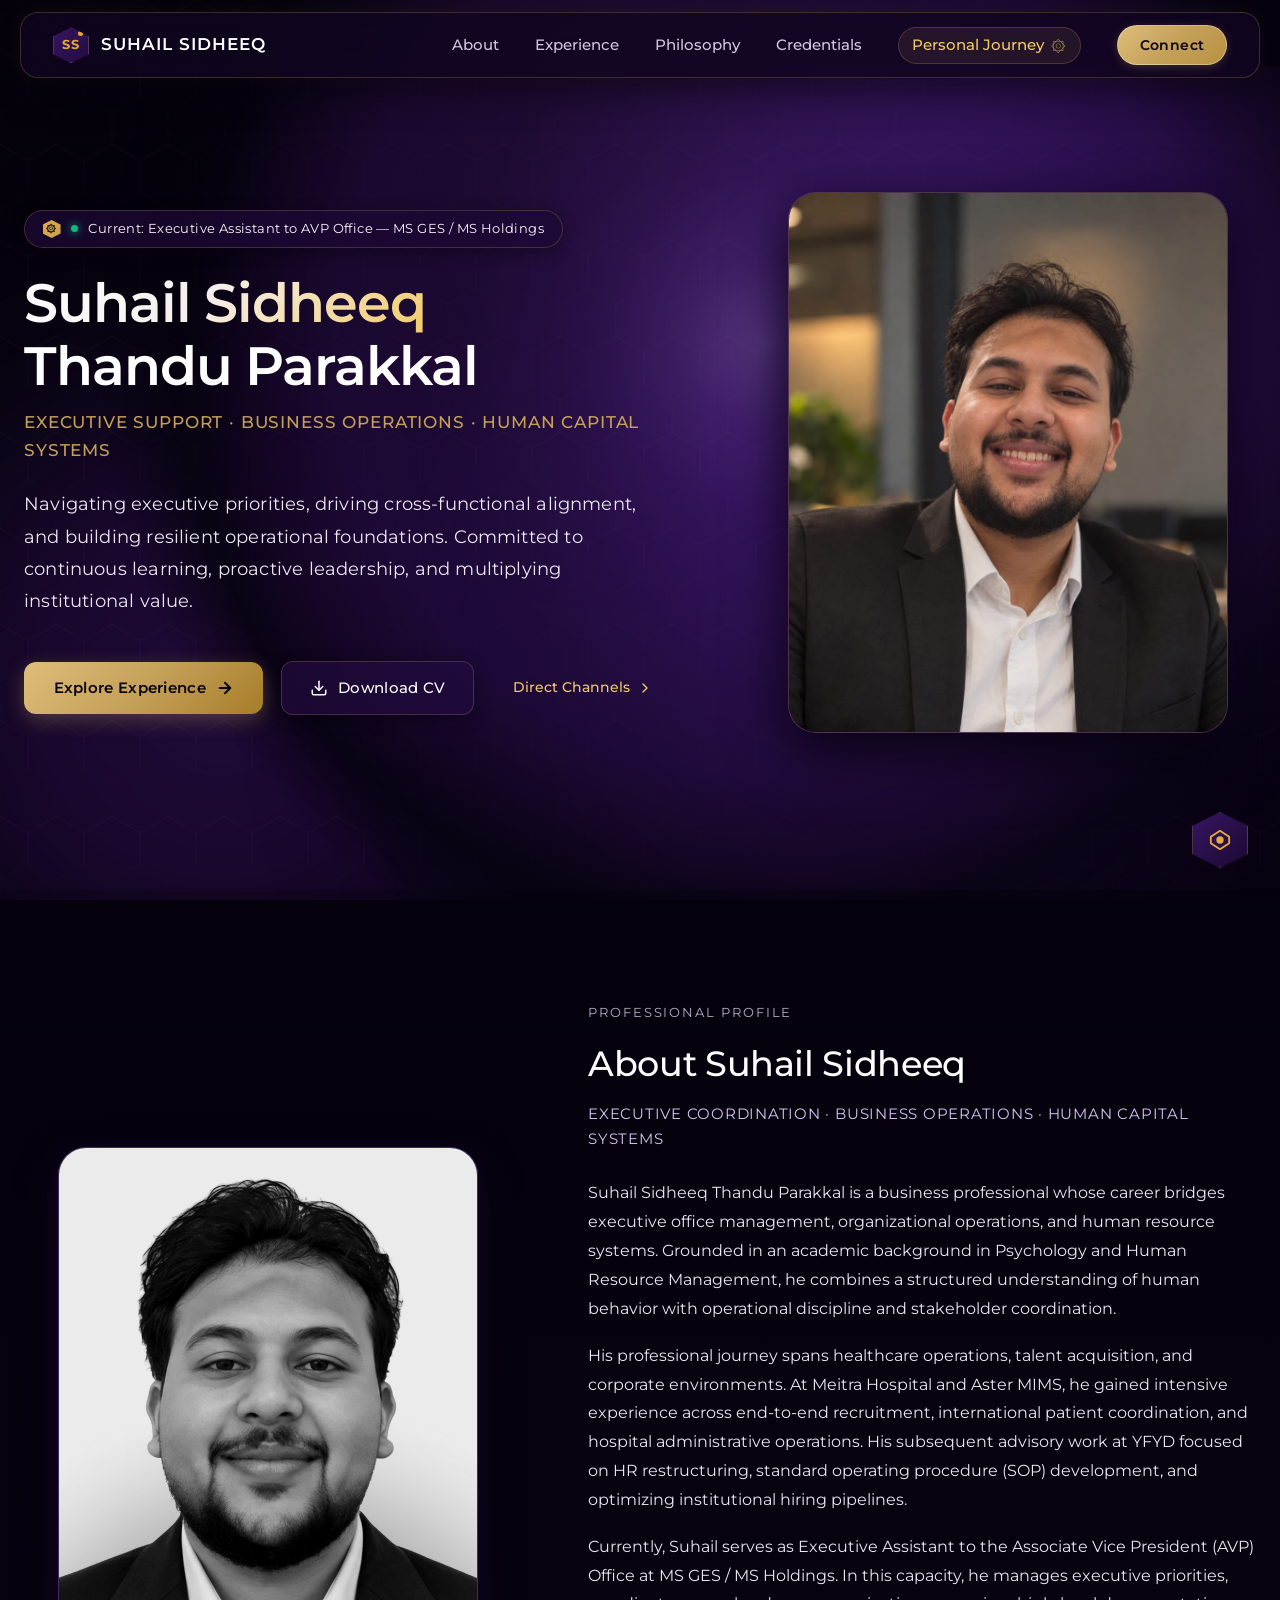
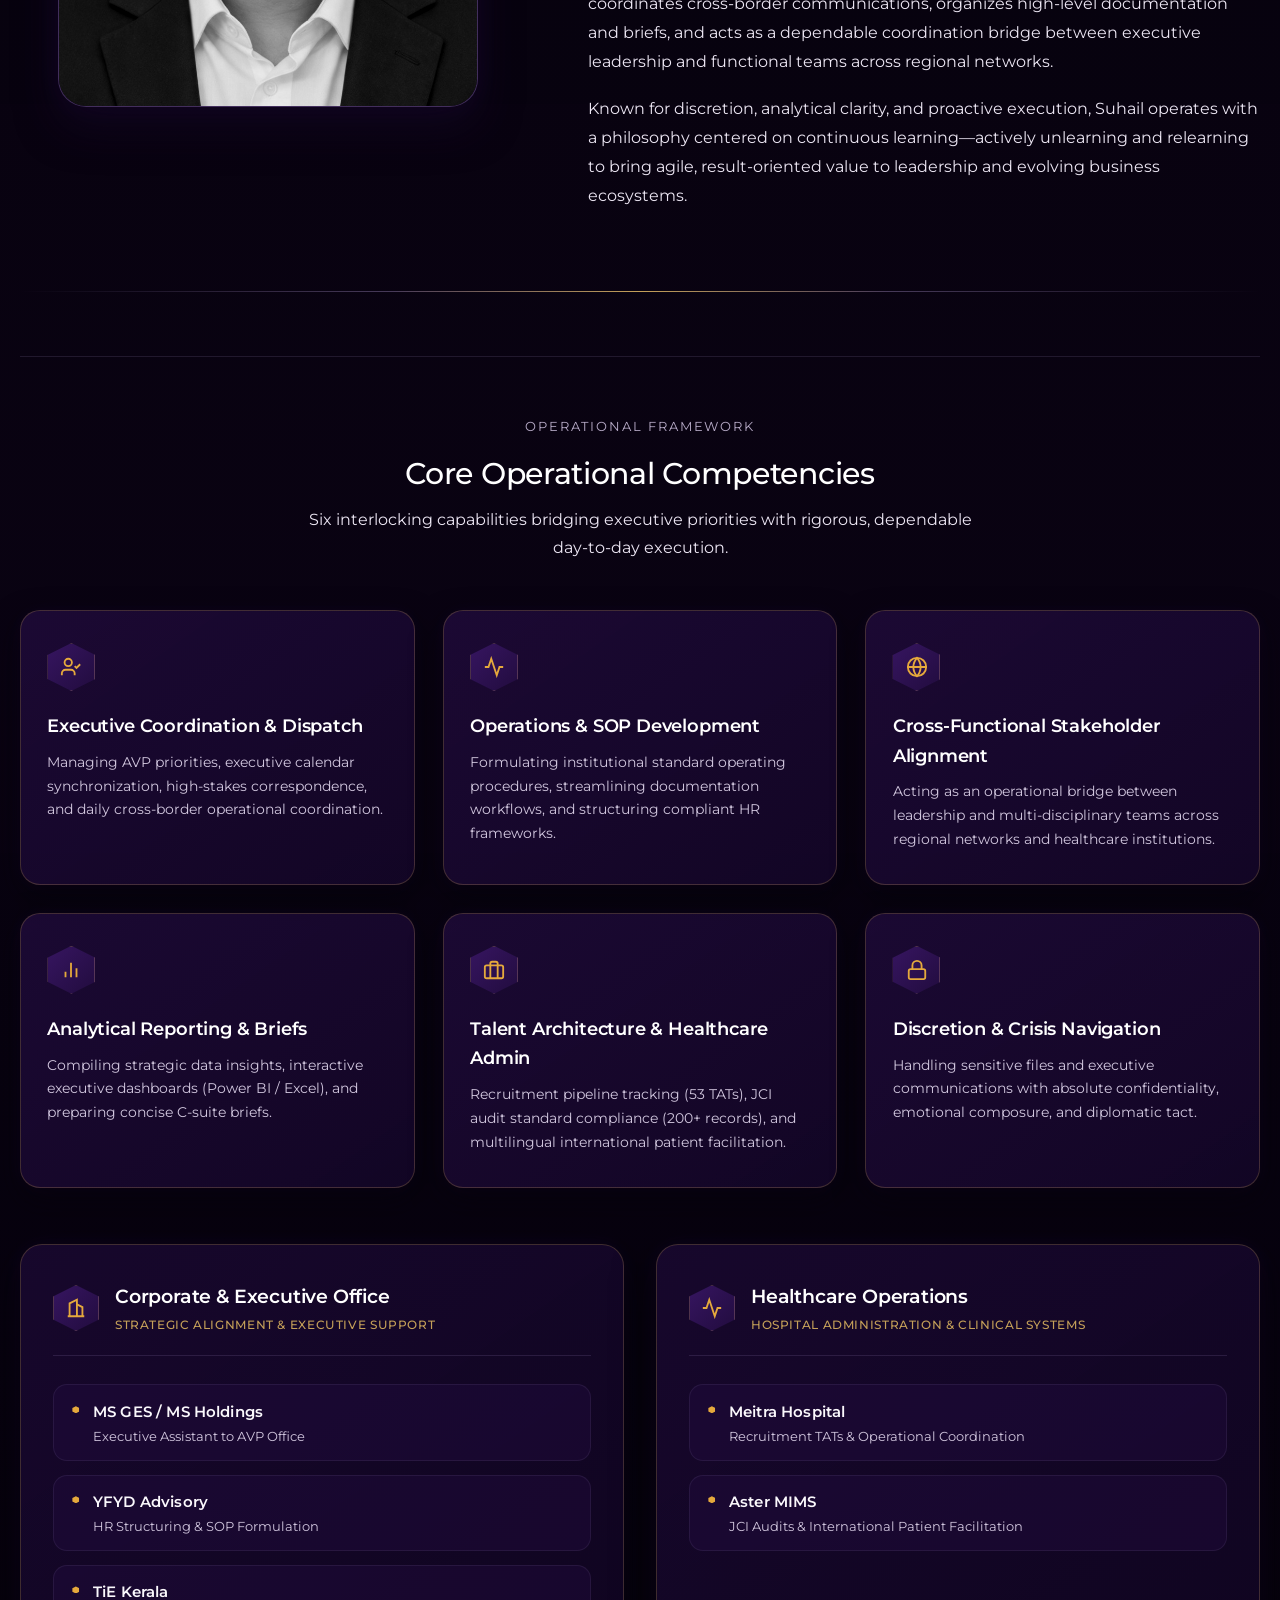
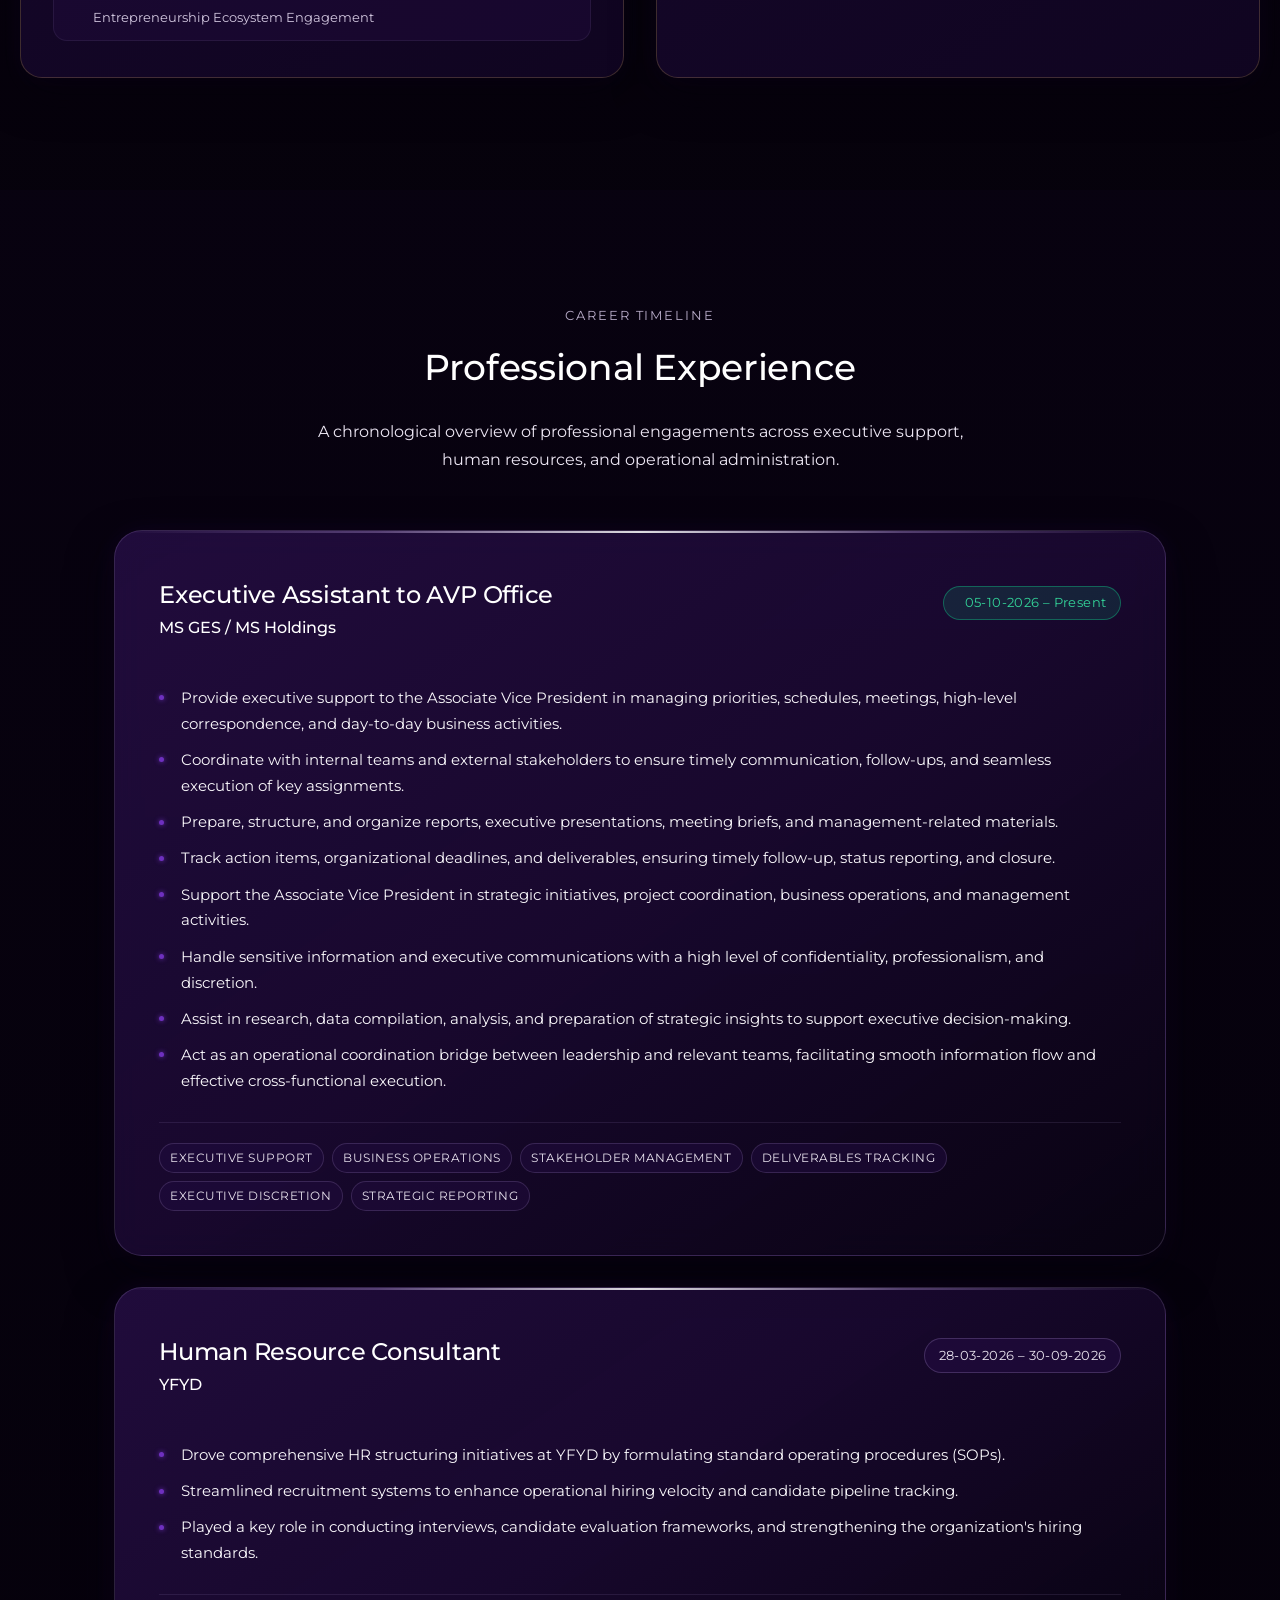
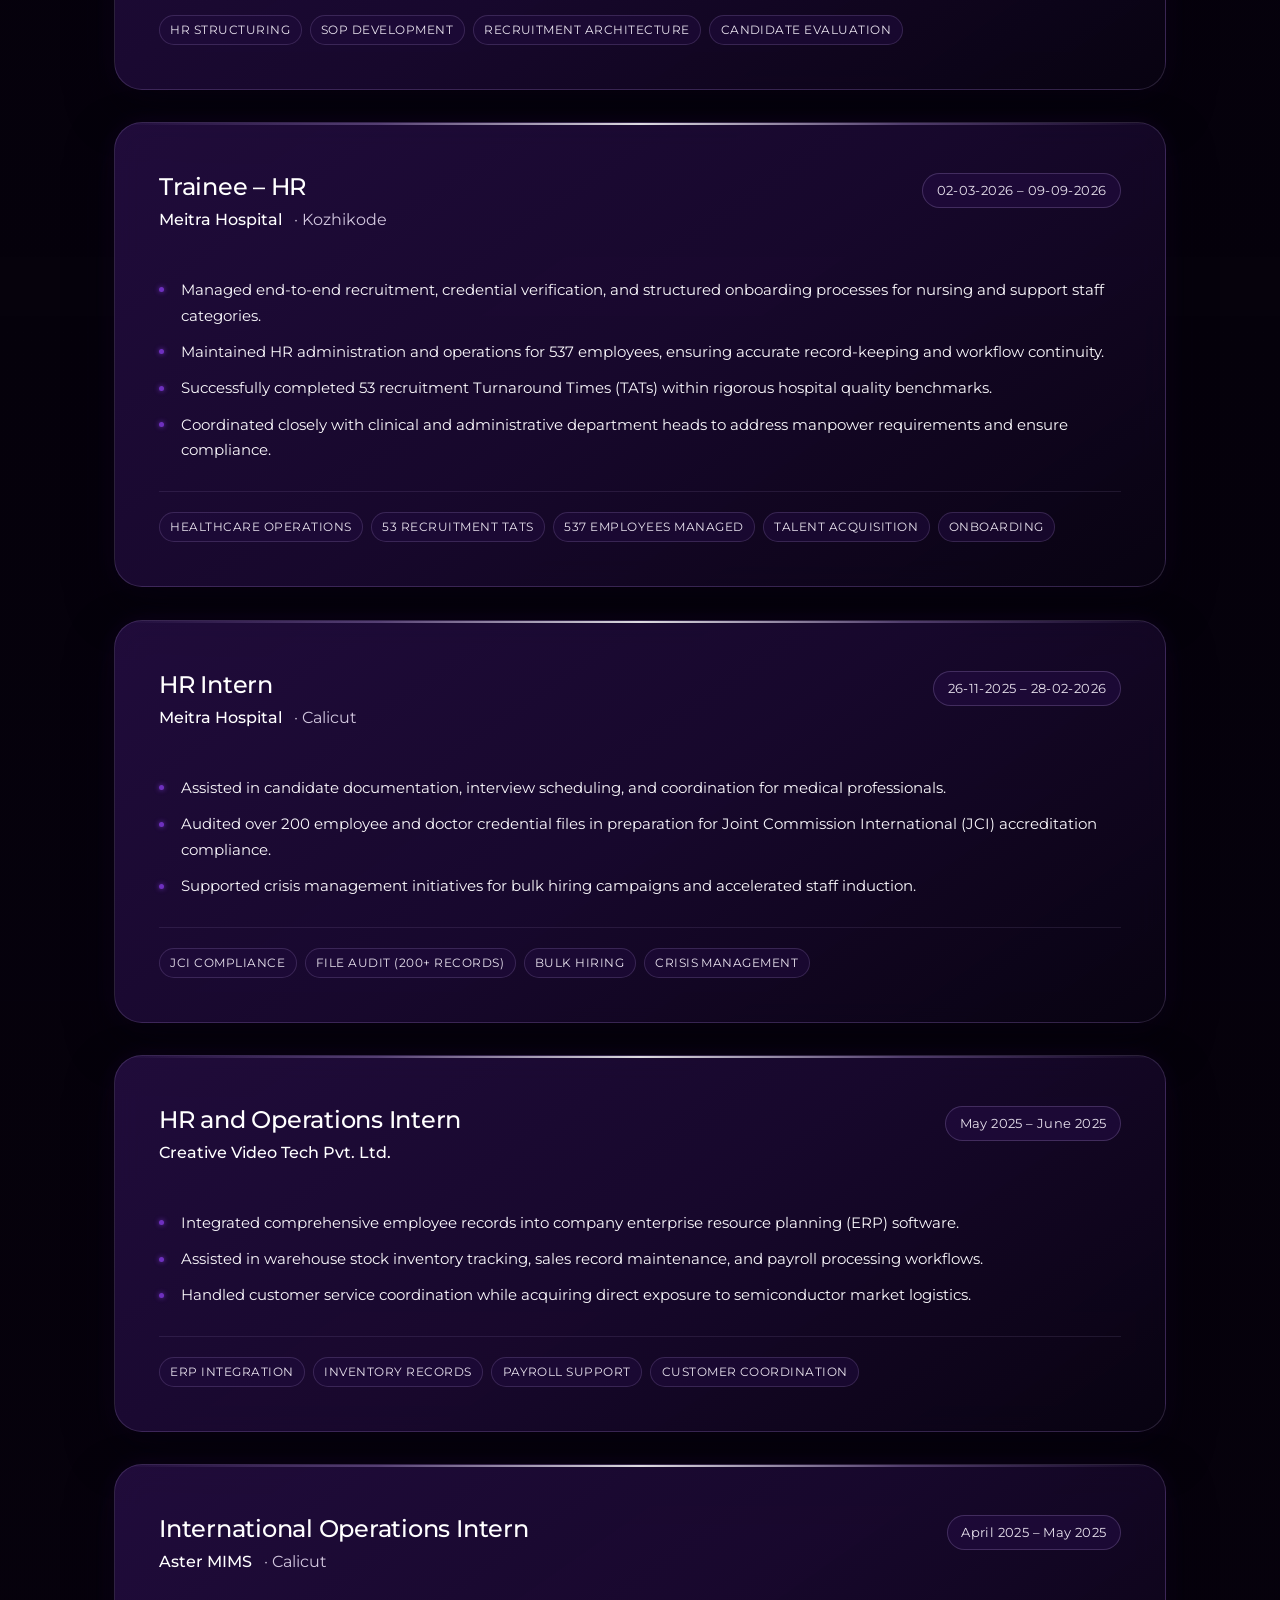
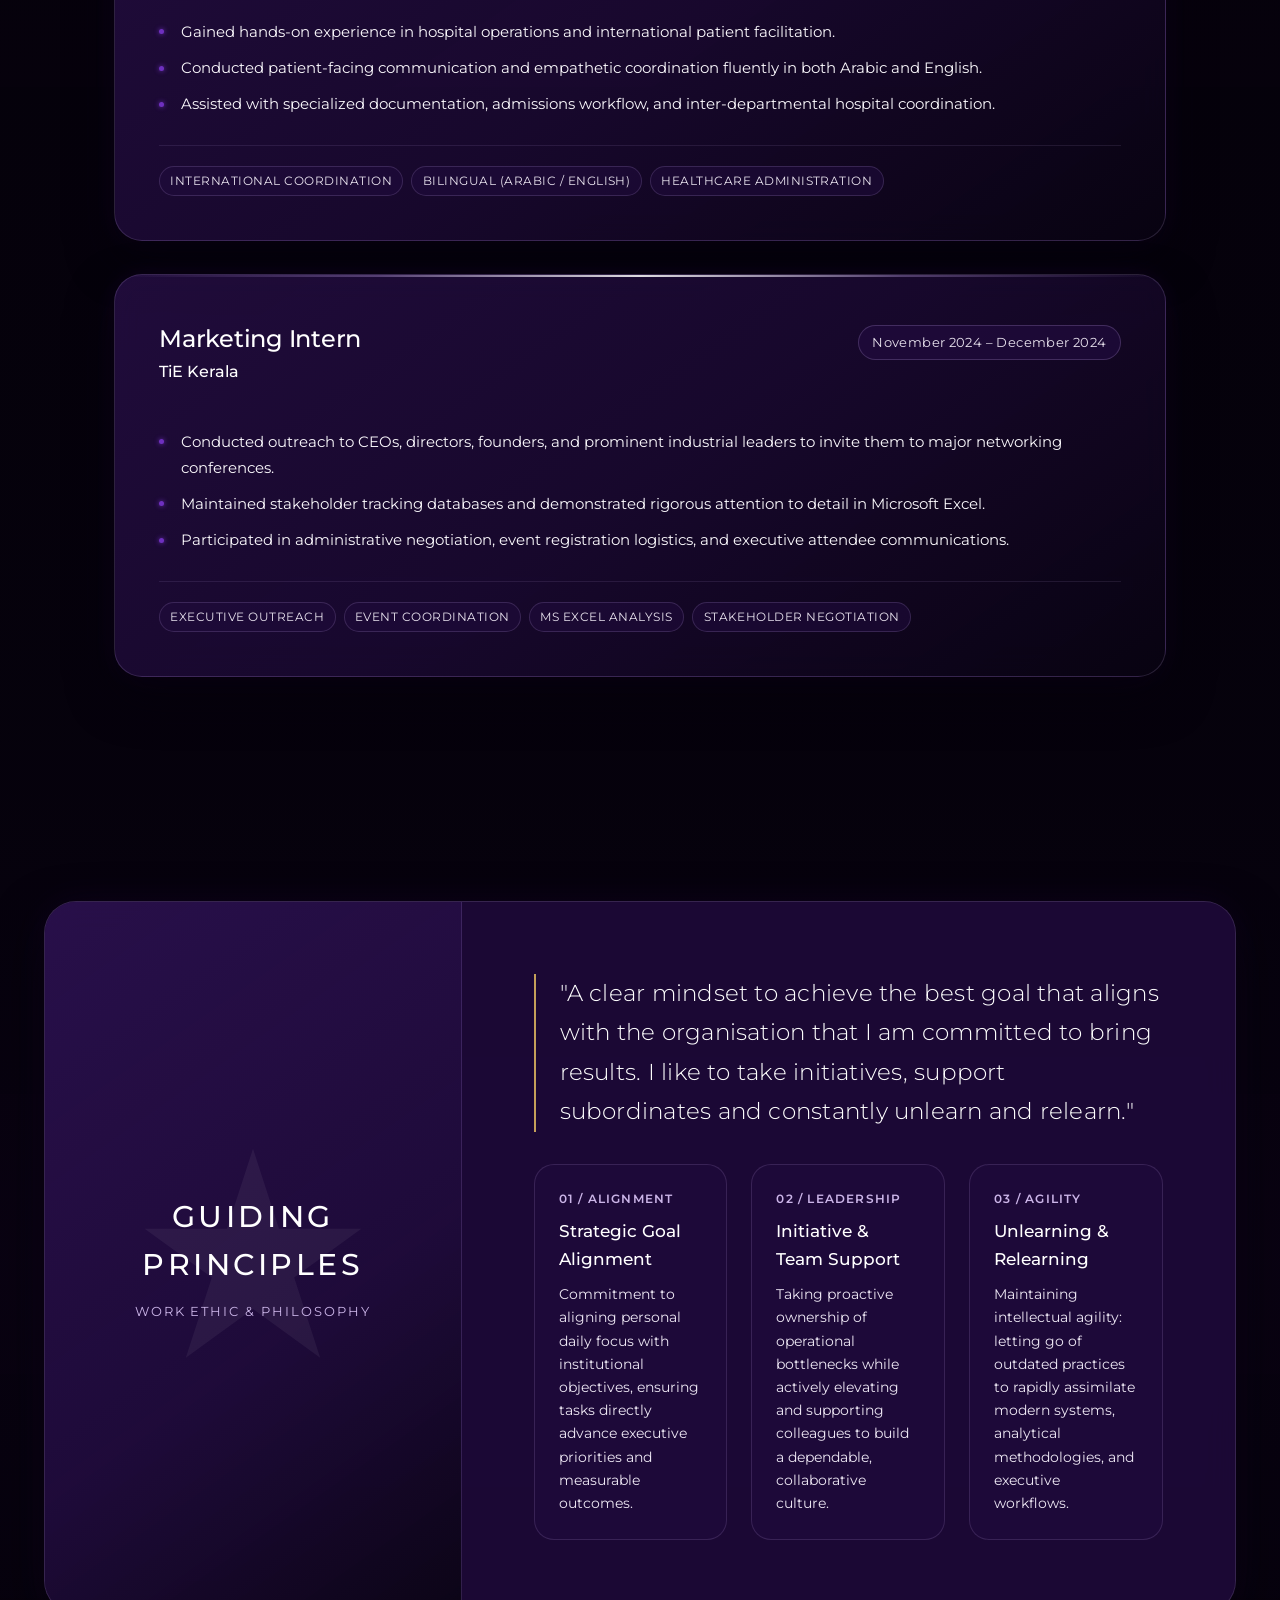
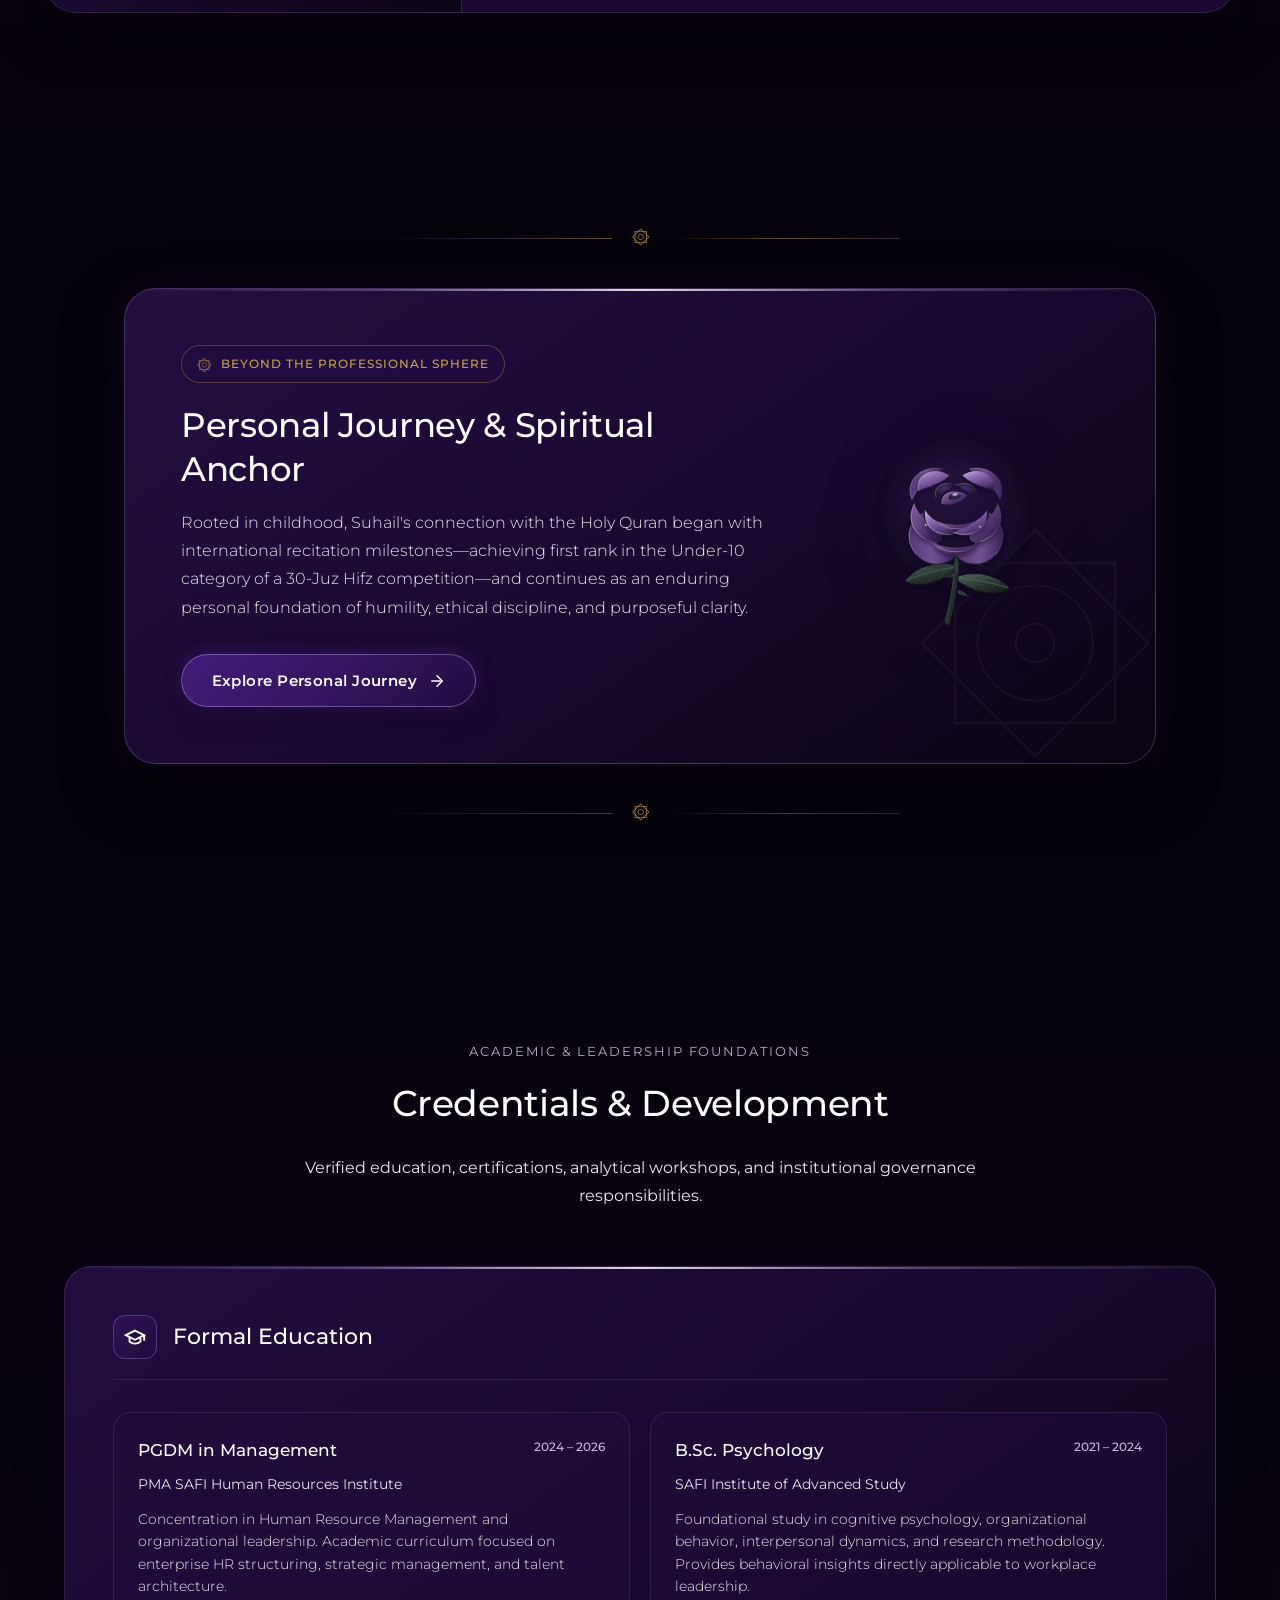
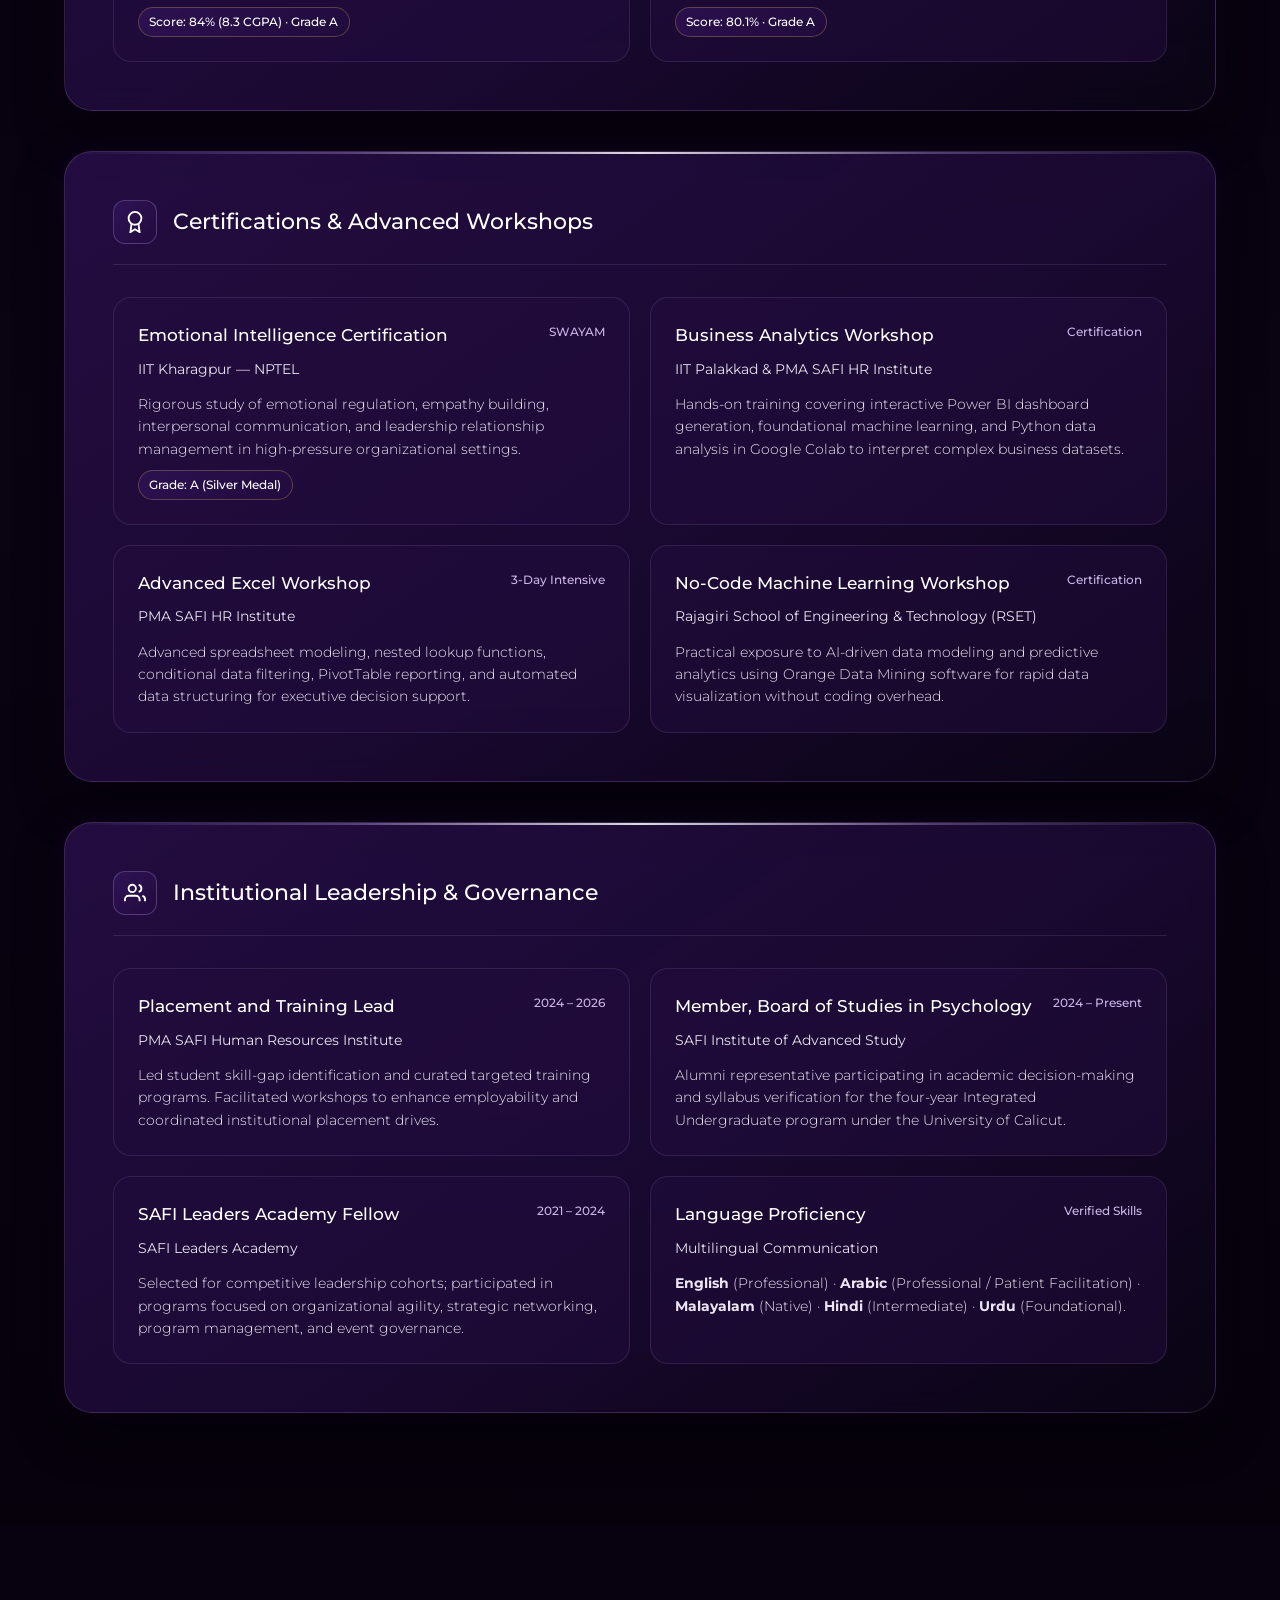
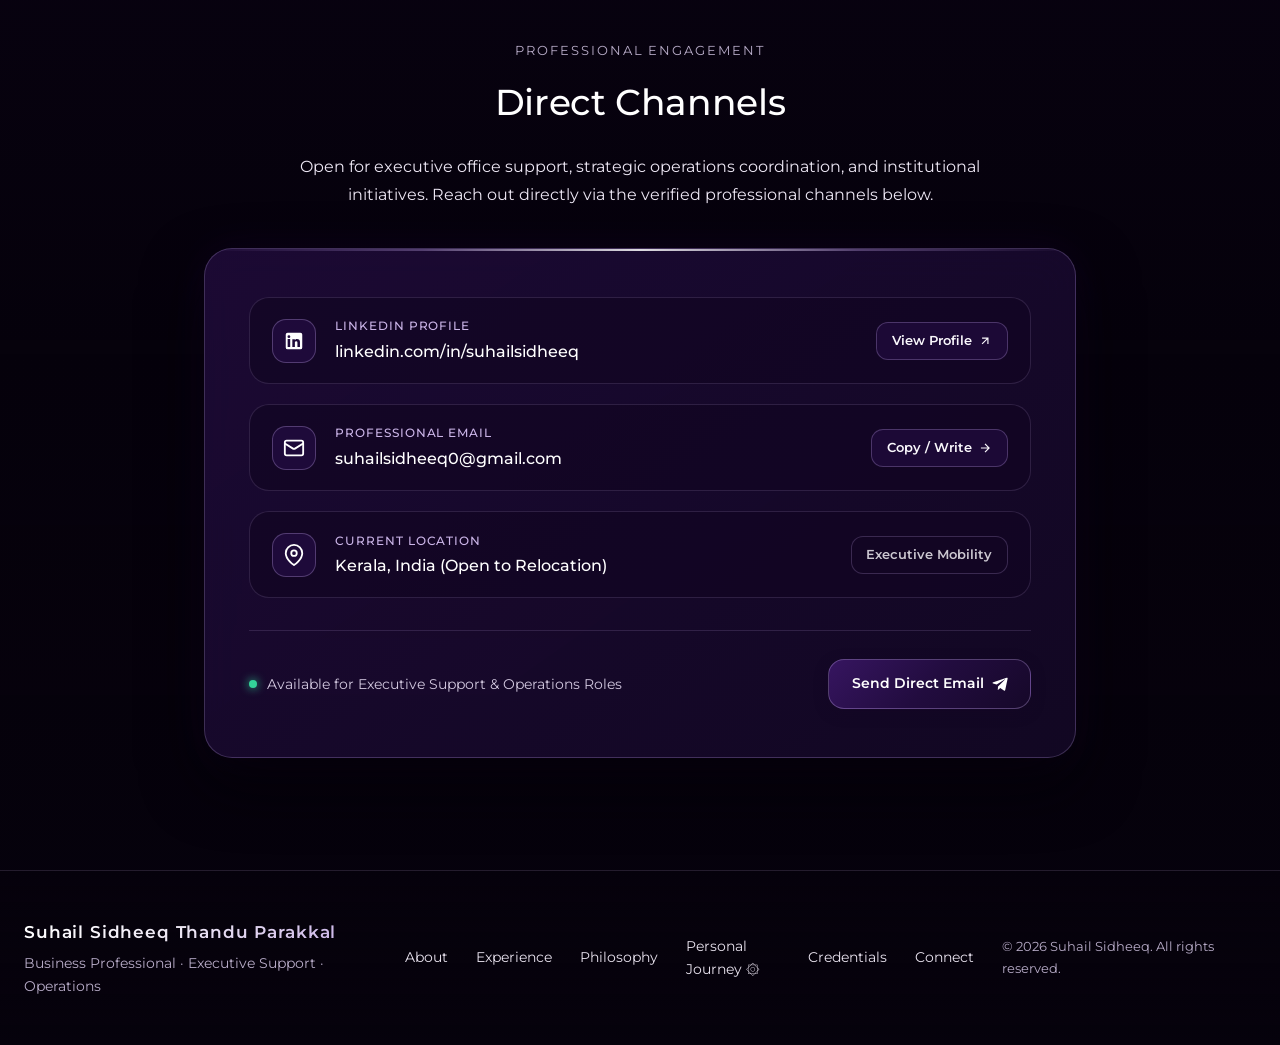
<file: index.html>
<!DOCTYPE html>
<html lang="en">
<head>
  <meta charset="UTF-8">
  <meta name="viewport" content="width=device-width, initial-scale=1.0">
  <meta http-equiv="X-UA-Compatible" content="ie=edge">
  
  <title>Suhail Sidheeq Thandu Parakkal | Business Professional & Executive Support</title>
  <meta name="description" content="Personal portfolio of Suhail Sidheeq Thandu Parakkal. Executive Assistant to AVP Office at MS GES / MS Holdings, specializing in executive support, business operations, and organizational coordination.">
  <meta name="keywords" content="Suhail Sidheeq, Executive Assistant, Business Operations, MS Holdings, MS GES, Meitra Hospital, HR Management, Psychology, Kerala">
  <meta name="author" content="Suhail Sidheeq Thandu Parakkal">
  
  <!-- Open Graph Metadata -->
  <meta property="og:title" content="Suhail Sidheeq Thandu Parakkal | Business Professional">
  <meta property="og:description" content="Executive Assistant to AVP Office at MS GES / MS Holdings. Portfolio spanning executive coordination, human resources, and business operations.">
  <meta property="og:type" content="website">
  <meta property="og:image" content="assets/images/suhail-hero.jpg">
  
  <!-- Google Fonts: Montserrat & Amiri (for authentic Quranic Arabic Calligraphy) -->
  <link rel="preconnect" href="https://fonts.googleapis.com">
  <link rel="preconnect" href="https://fonts.gstatic.com" crossorigin>
  <link href="https://fonts.googleapis.com/css2?family=Amiri:ital,wght@0,400;0,700;1,400&family=Montserrat:ital,wght@0,300;0,400;0,500;0,600;0,700;1,300;1,400&display=swap" rel="stylesheet">
  
  <!-- Favicon SVG -->
  <link rel="icon" type="image/svg+xml" href="data:image/svg+xml,%3Csvg xmlns='http://www.w3.org/2000/svg' viewBox='0 0 32 32'%3E%3Ccircle cx='16' cy='16' r='16' fill='%23000000'/%3E%3Ctext x='16' y='21' font-size='13' font-family='sans-serif' font-weight='700' fill='%23ffffff' text-anchor='middle'%3ESS%3C/text%3E%3C/svg%3E">
  
  <!-- Stylesheets -->
  <link rel="stylesheet" href="css/style.css">
  <link rel="stylesheet" href="css/animations.css">
  <link rel="stylesheet" href="css/responsive.css">
</head>
<body>

  <!-- Dynamic Atmospheric Background Canvas (#220C3F & Deep Black Gradient) -->
  <div class="dynamic-ambient-canvas" aria-hidden="true">
    <div class="ambient-orb ambient-orb-1"></div>
    <div class="ambient-orb ambient-orb-2"></div>
    <div class="ambient-orb ambient-orb-3"></div>
  </div>

  <!-- Subtle Architectural Honeycomb Vector Tessellation -->
  <div class="honeycomb-pattern-overlay" aria-hidden="true"></div>

  <!-- Dynamic Cursor Spotlight Layer -->
  <div class="dynamic-spotlight-layer" id="dynamic-spotlight" aria-hidden="true"></div>

  <!-- =========================================================================
       Top Executive Fixed Navigation Bar (Header)
       ========================================================================= -->
  <header class="header-wrapper" role="banner">
    <div class="header-pill">
      <div class="header-content">
        <a href="#hero" class="brand-monogram" aria-label="Suhail Sidheeq Portfolio Homepage">
          <span class="monogram-badge">SS</span>
          <span>Suhail Sidheeq</span>
        </a>

        <nav class="header-nav" aria-label="Primary Navigation">
          <a href="#about" class="header-link">About</a>
          <a href="#experience" class="header-link">Experience</a>
          <a href="#philosophy" class="header-link">Philosophy</a>
          <a href="#credentials" class="header-link">Credentials</a>
          <a href="personal-journey.html" class="header-link header-link-personal">
            <span>Personal Journey</span>
            <span class="rub-el-hizb" aria-hidden="true">۞</span>
          </a>
          <a href="#connect" class="header-cta-btn">Connect</a>
        </nav>

        <button class="mobile-menu-btn" aria-label="Open mobile navigation" aria-expanded="false">
          <svg width="24" height="24" viewBox="0 0 24 24" fill="none" stroke="currentColor" stroke-width="2" stroke-linecap="round" stroke-linejoin="round">
            <line x1="3" y1="12" x2="21" y2="12"></line>
            <line x1="3" y1="6" x2="21" y2="6"></line>
            <line x1="3" y1="18" x2="21" y2="18"></line>
          </svg>
        </button>
      </div>
    </div>
  </header>

  <!-- Mobile Drawer Menu -->
  <aside class="mobile-drawer" role="dialog" aria-modal="true" aria-label="Mobile Navigation Drawer">
    <div class="mobile-drawer-header">
      <div class="brand-monogram">
        <span class="monogram-badge">SS</span>
        <span>Suhail Sidheeq</span>
      </div>
      <button class="mobile-drawer-close" aria-label="Close mobile menu">
        <svg width="24" height="24" viewBox="0 0 24 24" fill="none" stroke="currentColor" stroke-width="2" stroke-linecap="round" stroke-linejoin="round">
          <line x1="18" y1="6" x2="6" y2="18"></line>
          <line x1="6" y1="6" x2="18" y2="18"></line>
        </svg>
      </button>
    </div>
    <nav class="mobile-drawer-nav">
      <a href="#hero" class="mobile-drawer-link">Home</a>
      <a href="#about" class="mobile-drawer-link">About</a>
      <a href="#experience" class="mobile-drawer-link">Experience</a>
      <a href="#philosophy" class="mobile-drawer-link">Philosophy</a>
      <a href="#credentials" class="mobile-drawer-link">Credentials</a>
      <a href="personal-journey.html" class="mobile-drawer-link mobile-drawer-link-personal">
        <span>Personal Journey</span>
        <span class="rub-el-hizb" aria-hidden="true">۞</span>
      </a>
      <a href="#connect" class="mobile-drawer-link">Connect</a>
    </nav>
  </aside>

  <!-- =========================================================================
       Hero Section — Executive Split Architecture with Honeycomb Accents
       ========================================================================= -->
  <section id="hero" class="hero-section" aria-label="Hero Introduction">
    <div class="hero-bg-container">
      <div class="hero-ambient-mesh" aria-hidden="true"></div>
    </div>

    <div class="container hero-content-container">
      <div class="hero-grid">
        <!-- Left Column: Executive Headline & Value Narrative -->
        <div class="hero-content-col">
          <div class="hero-eyebrow-badge">
            <span class="hero-hex-mini">۞</span>
            <span class="status-dot"></span>
            <span>Current: Executive Assistant to AVP Office — MS GES / MS Holdings</span>
          </div>

          <h1 class="hero-name">
            <span class="hero-name-gradient">Suhail Sidheeq</span><br>
            <span>Thandu Parakkal</span>
          </h1>

          <p class="hero-designation">Executive Support · Business Operations · Human Capital Systems</p>

          <p class="hero-statement">
            Navigating executive priorities, driving cross-functional alignment, and building resilient operational foundations. Committed to continuous learning, proactive leadership, and multiplying institutional value.
          </p>

          <div class="hero-cta-group">
            <a href="#experience" class="hero-btn-primary">
              <span>Explore Experience</span>
              <svg width="18" height="18" viewBox="0 0 24 24" fill="none" stroke="currentColor" stroke-width="2.5" stroke-linecap="round" stroke-linejoin="round" aria-hidden="true">
                <line x1="5" y1="12" x2="19" y2="12"></line>
                <polyline points="12 5 19 12 12 19"></polyline>
              </svg>
            </a>

            <a href="CV SUHAIL SIFHEEQ - HR .pdf" target="_blank" download class="hero-btn-secondary">
              <svg width="18" height="18" viewBox="0 0 24 24" fill="none" stroke="currentColor" stroke-width="2" stroke-linecap="round" stroke-linejoin="round" aria-hidden="true">
                <path d="M21 15v4a2 2 0 0 1-2 2H5a2 2 0 0 1-2-2v-4"></path>
                <polyline points="7 10 12 15 17 10"></polyline>
                <line x1="12" y1="15" x2="12" y2="3"></line>
              </svg>
              <span>Download CV</span>
            </a>

            <a href="#connect" class="hero-btn-tertiary">
              <span>Direct Channels</span>
              <svg width="16" height="16" viewBox="0 0 24 24" fill="none" stroke="currentColor" stroke-width="2" stroke-linecap="round" stroke-linejoin="round" aria-hidden="true">
                <polyline points="9 18 15 12 9 6"></polyline>
              </svg>
            </a>
          </div>
        </div>

        <!-- Right Column: Architectural Portrait Frame (Clean, Unobstructed) -->
        <div class="hero-visual-col">
          <div class="hero-visual-frame">
            <div class="hero-portrait-card">
              <img src="assets/images/suhail-hero.jpg" alt="Suhail Sidheeq Thandu Parakkal - Professional Portrait" loading="eager">
              <div class="hero-portrait-rose-accent" aria-hidden="true">
                <img src="assets/images/purple-rose.svg" alt="" loading="eager">
              </div>
            </div>
          </div>
        </div>
      </div>
    </div>
  </section>

  <!-- =========================================================================
       About Section
       ========================================================================= -->
  <section id="about" class="portfolio-section" aria-labelledby="about-heading">
    <div class="main_container">
      <div class="about-grid">
        <!-- Portrait Container -->
        <div class="about-portrait-card reveal reveal-scale">
          <img src="assets/images/suhail-portrait.jpg" alt="Suhail Sidheeq - Professional Editorial Portrait" class="about-portrait-img">
        </div>

        <!-- Editorial Profile Text -->
        <div class="about-text-content reveal delay-1">
          <span class="section-eyebrow">Professional Profile</span>
          <h2 id="about-heading" class="about-heading">About Suhail Sidheeq</h2>
          <p class="about-role-subline">Executive Coordination · Business Operations · Human Capital Systems</p>

          <div class="about-bio-paragraphs">
            <p>
              Suhail Sidheeq Thandu Parakkal is a business professional whose career bridges executive office management, organizational operations, and human resource systems. Grounded in an academic background in Psychology and Human Resource Management, he combines a structured understanding of human behavior with operational discipline and stakeholder coordination.
            </p>
            <p>
              His professional journey spans healthcare operations, talent acquisition, and corporate environments. At Meitra Hospital and Aster MIMS, he gained intensive experience across end-to-end recruitment, international patient coordination, and hospital administrative operations. His subsequent advisory work at YFYD focused on HR restructuring, standard operating procedure (SOP) development, and optimizing institutional hiring pipelines.
            </p>
            <p>
              Currently, Suhail serves as Executive Assistant to the Associate Vice President (AVP) Office at MS GES / MS Holdings. In this capacity, he manages executive priorities, coordinates cross-border communications, organizes high-level documentation and briefs, and acts as a dependable coordination bridge between executive leadership and functional teams across regional networks.
            </p>
            <p>
              Known for discretion, analytical clarity, and proactive execution, Suhail operates with a philosophy centered on continuous learning—actively unlearning and relearning to bring agile, result-oriented value to leadership and evolving business ecosystems.
            </p>
          </div>
        </div>
      </div>

      <!-- Glowing Divider Line -->
      <div class="divider-glow"></div>

      <!-- Core Operational Competencies: Hexagonal Honeycomb Architecture -->
      <div class="about-competencies-section reveal">
        <div class="competencies-header">
          <span class="section-eyebrow">Operational Framework</span>
          <h3 class="section-title" style="font-size: 1.85rem; margin-bottom: 0.5rem;">Core Operational Competencies</h3>
          <p class="section-description" style="margin: 0 auto;">
            Six interlocking capabilities bridging executive priorities with rigorous, dependable day-to-day execution.
          </p>
        </div>

        <div class="competencies-honeycomb-grid">
          <div class="honeycomb-card">
            <div class="honeycomb-hex-badge">
              <svg viewBox="0 0 24 24" fill="none" stroke="currentColor" stroke-width="2"><path d="M16 21v-2a4 4 0 0 0-4-4H6a4 4 0 0 0-4 4v2"></path><circle cx="9" cy="7" r="4"></circle><polyline points="16 11 18 13 22 9"></polyline></svg>
            </div>
            <h4 class="honeycomb-card-title">Executive Coordination &amp; Dispatch</h4>
            <p class="honeycomb-card-desc">Managing AVP priorities, executive calendar synchronization, high-stakes correspondence, and daily cross-border operational coordination.</p>
          </div>

          <div class="honeycomb-card">
            <div class="honeycomb-hex-badge">
              <svg viewBox="0 0 24 24" fill="none" stroke="currentColor" stroke-width="2"><polyline points="22 12 18 12 15 21 9 3 6 12 2 12"></polyline></svg>
            </div>
            <h4 class="honeycomb-card-title">Operations &amp; SOP Development</h4>
            <p class="honeycomb-card-desc">Formulating institutional standard operating procedures, streamlining documentation workflows, and structuring compliant HR frameworks.</p>
          </div>

          <div class="honeycomb-card">
            <div class="honeycomb-hex-badge">
              <svg viewBox="0 0 24 24" fill="none" stroke="currentColor" stroke-width="2"><circle cx="12" cy="12" r="10"></circle><line x1="2" y1="12" x2="22" y2="12"></line><path d="M12 2a15.3 15.3 0 0 1 4 10 15.3 15.3 0 0 1-4 10 15.3 15.3 0 0 1-4-10 15.3 15.3 0 0 1 4-10z"></path></svg>
            </div>
            <h4 class="honeycomb-card-title">Cross-Functional Stakeholder Alignment</h4>
            <p class="honeycomb-card-desc">Acting as an operational bridge between leadership and multi-disciplinary teams across regional networks and healthcare institutions.</p>
          </div>

          <div class="honeycomb-card">
            <div class="honeycomb-hex-badge">
              <svg viewBox="0 0 24 24" fill="none" stroke="currentColor" stroke-width="2"><line x1="18" y1="20" x2="18" y2="10"></line><line x1="12" y1="20" x2="12" y2="4"></line><line x1="6" y1="20" x2="6" y2="14"></line></svg>
            </div>
            <h4 class="honeycomb-card-title">Analytical Reporting &amp; Briefs</h4>
            <p class="honeycomb-card-desc">Compiling strategic data insights, interactive executive dashboards (Power BI / Excel), and preparing concise C-suite briefs.</p>
          </div>

          <div class="honeycomb-card">
            <div class="honeycomb-hex-badge">
              <svg viewBox="0 0 24 24" fill="none" stroke="currentColor" stroke-width="2"><rect x="2" y="7" width="20" height="14" rx="2" ry="2"></rect><path d="M16 21V5a2 2 0 0 0-2-2h-4a2 2 0 0 0-2 2v16"></path></svg>
            </div>
            <h4 class="honeycomb-card-title">Talent Architecture &amp; Healthcare Admin</h4>
            <p class="honeycomb-card-desc">Recruitment pipeline tracking (53 TATs), JCI audit standard compliance (200+ records), and multilingual international patient facilitation.</p>
          </div>

          <div class="honeycomb-card">
            <div class="honeycomb-hex-badge">
              <svg viewBox="0 0 24 24" fill="none" stroke="currentColor" stroke-width="2"><rect x="3" y="11" width="18" height="11" rx="2" ry="2"></rect><path d="M7 11V7a5 5 0 0 1 10 0v4"></path></svg>
            </div>
            <h4 class="honeycomb-card-title">Discretion &amp; Crisis Navigation</h4>
            <p class="honeycomb-card-desc">Handling sensitive files and executive communications with absolute confidentiality, emotional composure, and diplomatic tact.</p>
          </div>
        </div>

        <!-- Operational Ecosystem: Categorized Executive Spheres -->
        <div class="ecosystem-spheres-container">
          <!-- Sphere 1: Corporate & Executive Operations -->
          <div class="ecosystem-sphere-card">
            <div class="sphere-card-header">
              <span class="sphere-hex-icon">
                <svg viewBox="0 0 24 24" fill="none" stroke="currentColor" stroke-width="2">
                  <path d="M3 21h18"></path>
                  <path d="M5 21V7l8-4v18"></path>
                  <path d="M19 21V11l-6-3"></path>
                </svg>
              </span>
              <div>
                <h4 class="sphere-title">Corporate &amp; Executive Office</h4>
                <p class="sphere-subtitle">Strategic Alignment &amp; Executive Support</p>
              </div>
            </div>
            <div class="sphere-items-list">
              <div class="sphere-item">
                <span class="sphere-item-dot"></span>
                <div class="sphere-item-info">
                  <span class="sphere-item-name">MS GES / MS Holdings</span>
                  <span class="sphere-item-role">Executive Assistant to AVP Office</span>
                </div>
              </div>
              <div class="sphere-item">
                <span class="sphere-item-dot"></span>
                <div class="sphere-item-info">
                  <span class="sphere-item-name">YFYD Advisory</span>
                  <span class="sphere-item-role">HR Structuring &amp; SOP Formulation</span>
                </div>
              </div>
              <div class="sphere-item">
                <span class="sphere-item-dot"></span>
                <div class="sphere-item-info">
                  <span class="sphere-item-name">TiE Kerala</span>
                  <span class="sphere-item-role">Entrepreneurship Ecosystem Engagement</span>
                </div>
              </div>
            </div>
          </div>

          <!-- Sphere 2: Healthcare Administration -->
          <div class="ecosystem-sphere-card">
            <div class="sphere-card-header">
              <span class="sphere-hex-icon">
                <svg viewBox="0 0 24 24" fill="none" stroke="currentColor" stroke-width="2">
                  <path d="M22 12h-4l-3 9L9 3l-3 9H2"></path>
                </svg>
              </span>
              <div>
                <h4 class="sphere-title">Healthcare Operations</h4>
                <p class="sphere-subtitle">Hospital Administration &amp; Clinical Systems</p>
              </div>
            </div>
            <div class="sphere-items-list">
              <div class="sphere-item">
                <span class="sphere-item-dot"></span>
                <div class="sphere-item-info">
                  <span class="sphere-item-name">Meitra Hospital</span>
                  <span class="sphere-item-role">Recruitment TATs &amp; Operational Coordination</span>
                </div>
              </div>
              <div class="sphere-item">
                <span class="sphere-item-dot"></span>
                <div class="sphere-item-info">
                  <span class="sphere-item-name">Aster MIMS</span>
                  <span class="sphere-item-role">JCI Audits &amp; International Patient Facilitation</span>
                </div>
              </div>
            </div>
          </div>
        </div>
      </div>
    </div>
  </section>

  <!-- =========================================================================
       Experience Section
       ========================================================================= -->
  <section id="experience" class="portfolio-section" aria-labelledby="experience-heading">
    <div class="container experience-container">
      <div class="experience-header reveal">
        <span class="section-eyebrow">Career Timeline</span>
        <h2 id="experience-heading" class="section-title">Professional Experience</h2>
        <p class="section-description" style="margin: 0 auto;">
          A chronological overview of professional engagements across executive support, human resources, and operational administration.
        </p>
      </div>

      <div class="experience-list">

        <!-- Role 1: Executive Assistant to AVP Office (Current) -->
        <article class="experience-card reveal">
          <div class="card-top-row">
            <div>
              <h3 class="role-title">Executive Assistant to AVP Office</h3>
              <div class="org-line">
                <span class="org-name">MS GES / MS Holdings</span>
              </div>
            </div>
            <span class="period-badge current">
              <span class="status-dot"></span>
              05-10-2026 – Present
            </span>
          </div>

          <ul class="experience-responsibilities">
            <li>Provide executive support to the Associate Vice President in managing priorities, schedules, meetings, high-level correspondence, and day-to-day business activities.</li>
            <li>Coordinate with internal teams and external stakeholders to ensure timely communication, follow-ups, and seamless execution of key assignments.</li>
            <li>Prepare, structure, and organize reports, executive presentations, meeting briefs, and management-related materials.</li>
            <li>Track action items, organizational deadlines, and deliverables, ensuring timely follow-up, status reporting, and closure.</li>
            <li>Support the Associate Vice President in strategic initiatives, project coordination, business operations, and management activities.</li>
            <li>Handle sensitive information and executive communications with a high level of confidentiality, professionalism, and discretion.</li>
            <li>Assist in research, data compilation, analysis, and preparation of strategic insights to support executive decision-making.</li>
            <li>Act as an operational coordination bridge between leadership and relevant teams, facilitating smooth information flow and effective cross-functional execution.</li>
          </ul>

          <div class="skills-applied-wrap">
            <span class="skill-tag">Executive Support</span>
            <span class="skill-tag">Business Operations</span>
            <span class="skill-tag">Stakeholder Management</span>
            <span class="skill-tag">Deliverables Tracking</span>
            <span class="skill-tag">Executive Discretion</span>
            <span class="skill-tag">Strategic Reporting</span>
          </div>
        </article>

        <!-- Role 2: Human Resource Consultant (YFYD) -->
        <article class="experience-card reveal">
          <div class="card-top-row">
            <div>
              <h3 class="role-title">Human Resource Consultant</h3>
              <div class="org-line">
                <span class="org-name">YFYD</span>
              </div>
            </div>
            <span class="period-badge">28-03-2026 – 30-09-2026</span>
          </div>

          <ul class="experience-responsibilities">
            <li>Drove comprehensive HR structuring initiatives at YFYD by formulating standard operating procedures (SOPs).</li>
            <li>Streamlined recruitment systems to enhance operational hiring velocity and candidate pipeline tracking.</li>
            <li>Played a key role in conducting interviews, candidate evaluation frameworks, and strengthening the organization's hiring standards.</li>
          </ul>

          <div class="skills-applied-wrap">
            <span class="skill-tag">HR Structuring</span>
            <span class="skill-tag">SOP Development</span>
            <span class="skill-tag">Recruitment Architecture</span>
            <span class="skill-tag">Candidate Evaluation</span>
          </div>
        </article>

        <!-- Role 3: Trainee – HR (Meitra Hospital) -->
        <article class="experience-card reveal">
          <div class="card-top-row">
            <div>
              <h3 class="role-title">Trainee – HR</h3>
              <div class="org-line">
                <span class="org-name">Meitra Hospital</span>
                <span>· Kozhikode</span>
              </div>
            </div>
            <span class="period-badge">02-03-2026 – 09-09-2026</span>
          </div>

          <ul class="experience-responsibilities">
            <li>Managed end-to-end recruitment, credential verification, and structured onboarding processes for nursing and support staff categories.</li>
            <li>Maintained HR administration and operations for 537 employees, ensuring accurate record-keeping and workflow continuity.</li>
            <li>Successfully completed 53 recruitment Turnaround Times (TATs) within rigorous hospital quality benchmarks.</li>
            <li>Coordinated closely with clinical and administrative department heads to address manpower requirements and ensure compliance.</li>
          </ul>

          <div class="skills-applied-wrap">
            <span class="skill-tag">Healthcare Operations</span>
            <span class="skill-tag">53 Recruitment TATs</span>
            <span class="skill-tag">537 Employees Managed</span>
            <span class="skill-tag">Talent Acquisition</span>
            <span class="skill-tag">Onboarding</span>
          </div>
        </article>

        <!-- Role 4: HR Intern (Meitra Hospital) -->
        <article class="experience-card reveal">
          <div class="card-top-row">
            <div>
              <h3 class="role-title">HR Intern</h3>
              <div class="org-line">
                <span class="org-name">Meitra Hospital</span>
                <span>· Calicut</span>
              </div>
            </div>
            <span class="period-badge">26-11-2025 – 28-02-2026</span>
          </div>

          <ul class="experience-responsibilities">
            <li>Assisted in candidate documentation, interview scheduling, and coordination for medical professionals.</li>
            <li>Audited over 200 employee and doctor credential files in preparation for Joint Commission International (JCI) accreditation compliance.</li>
            <li>Supported crisis management initiatives for bulk hiring campaigns and accelerated staff induction.</li>
          </ul>

          <div class="skills-applied-wrap">
            <span class="skill-tag">JCI Compliance</span>
            <span class="skill-tag">File Audit (200+ Records)</span>
            <span class="skill-tag">Bulk Hiring</span>
            <span class="skill-tag">Crisis Management</span>
          </div>
        </article>

        <!-- Role 5: HR and Operations Intern (Creative Video Tech) -->
        <article class="experience-card reveal">
          <div class="card-top-row">
            <div>
              <h3 class="role-title">HR and Operations Intern</h3>
              <div class="org-line">
                <span class="org-name">Creative Video Tech Pvt. Ltd.</span>
              </div>
            </div>
            <span class="period-badge">May 2025 – June 2025</span>
          </div>

          <ul class="experience-responsibilities">
            <li>Integrated comprehensive employee records into company enterprise resource planning (ERP) software.</li>
            <li>Assisted in warehouse stock inventory tracking, sales record maintenance, and payroll processing workflows.</li>
            <li>Handled customer service coordination while acquiring direct exposure to semiconductor market logistics.</li>
          </ul>

          <div class="skills-applied-wrap">
            <span class="skill-tag">ERP Integration</span>
            <span class="skill-tag">Inventory Records</span>
            <span class="skill-tag">Payroll Support</span>
            <span class="skill-tag">Customer Coordination</span>
          </div>
        </article>

        <!-- Role 6: International Operations Intern (Aster MIMS) -->
        <article class="experience-card reveal">
          <div class="card-top-row">
            <div>
              <h3 class="role-title">International Operations Intern</h3>
              <div class="org-line">
                <span class="org-name">Aster MIMS</span>
                <span>· Calicut</span>
              </div>
            </div>
            <span class="period-badge">April 2025 – May 2025</span>
          </div>

          <ul class="experience-responsibilities">
            <li>Gained hands-on experience in hospital operations and international patient facilitation.</li>
            <li>Conducted patient-facing communication and empathetic coordination fluently in both Arabic and English.</li>
            <li>Assisted with specialized documentation, admissions workflow, and inter-departmental hospital coordination.</li>
          </ul>

          <div class="skills-applied-wrap">
            <span class="skill-tag">International Coordination</span>
            <span class="skill-tag">Bilingual (Arabic / English)</span>
            <span class="skill-tag">Healthcare Administration</span>
          </div>
        </article>

        <!-- Role 7: Marketing Intern (TiE Kerala) -->
        <article class="experience-card reveal">
          <div class="card-top-row">
            <div>
              <h3 class="role-title">Marketing Intern</h3>
              <div class="org-line">
                <span class="org-name">TiE Kerala</span>
              </div>
            </div>
            <span class="period-badge">November 2024 – December 2024</span>
          </div>

          <ul class="experience-responsibilities">
            <li>Conducted outreach to CEOs, directors, founders, and prominent industrial leaders to invite them to major networking conferences.</li>
            <li>Maintained stakeholder tracking databases and demonstrated rigorous attention to detail in Microsoft Excel.</li>
            <li>Participated in administrative negotiation, event registration logistics, and executive attendee communications.</li>
          </ul>

          <div class="skills-applied-wrap">
            <span class="skill-tag">Executive Outreach</span>
            <span class="skill-tag">Event Coordination</span>
            <span class="skill-tag">MS Excel Analysis</span>
            <span class="skill-tag">Stakeholder Negotiation</span>
          </div>
        </article>

      </div>
    </div>
  </section>

  <!-- =========================================================================
       Life Mission / Professional Philosophy Section
       ========================================================================= -->
  <section id="philosophy" class="portfolio-section" aria-labelledby="philosophy-heading">
    <div class="container philosophy-container">
      <div class="philosophy-box reveal">
        
        <!-- Left Column: Dark Editorial Brand Title -->
        <div class="philosophy-left-col">
          <div class="bg-watermark">
            <svg viewBox="0 0 24 24" fill="currentColor">
              <path d="M12 2l2.4 7.4H22l-6.2 4.5 2.4 7.4L12 16.8 5.8 21.3l2.4-7.4L2 9.4h7.6L12 2z"/>
            </svg>
          </div>
          <div class="philosophy-tagline">
            <h2 id="philosophy-heading">Guiding Principles</h2>
            <p>Work Ethic & Philosophy</p>
          </div>
        </div>

        <!-- Right Column: Core Objective & Guiding Pillars -->
        <div class="philosophy-right-col">
          <blockquote class="philosophy-quote-lead">
            "A clear mindset to achieve the best goal that aligns with the organisation that I am committed to bring results. I like to take initiatives, support subordinates and constantly unlearn and relearn."
          </blockquote>

          <div class="philosophy-pillars-grid">
            <div class="philosophy-pillar">
              <div class="pillar-number">01 / ALIGNMENT</div>
              <h3 class="pillar-title">Strategic Goal Alignment</h3>
              <p class="pillar-desc">
                Commitment to aligning personal daily focus with institutional objectives, ensuring tasks directly advance executive priorities and measurable outcomes.
              </p>
            </div>

            <div class="philosophy-pillar">
              <div class="pillar-number">02 / LEADERSHIP</div>
              <h3 class="pillar-title">Initiative & Team Support</h3>
              <p class="pillar-desc">
                Taking proactive ownership of operational bottlenecks while actively elevating and supporting colleagues to build a dependable, collaborative culture.
              </p>
            </div>

            <div class="philosophy-pillar">
              <div class="pillar-number">03 / AGILITY</div>
              <h3 class="pillar-title">Unlearning & Relearning</h3>
              <p class="pillar-desc">
                Maintaining intellectual agility: letting go of outdated practices to rapidly assimilate modern systems, analytical methodologies, and executive workflows.
              </p>
            </div>
          </div>
        </div>

      </div>
    </div>
  </section>

  <!-- =========================================================================
       Personal Dimension Discovery Bridge Section
       ========================================================================= -->
  <section id="personal-preview" class="portfolio-section personal-bridge-section" aria-labelledby="bridge-heading">
    <div class="container bridge-container">
      
      <!-- Symmetrical Arabesque Section Divider -->
      <div class="arabesque-divider" aria-hidden="true">
        <span class="arabesque-line"></span>
        <span class="arabesque-motif">۞</span>
        <span class="arabesque-line"></span>
      </div>

      <div class="personal-bridge-card reveal">
        <!-- Islamic Geometric Watermark Overlay -->
        <div class="bridge-watermark" aria-hidden="true">
          <svg viewBox="0 0 100 100" fill="none" stroke="currentColor">
            <rect x="25" y="25" width="50" height="50" stroke-width="0.8"/>
            <rect x="25" y="25" width="50" height="50" transform="rotate(45 50 50)" stroke-width="0.8"/>
            <circle cx="50" cy="50" r="18" stroke-width="0.6"/>
            <circle cx="50" cy="50" r="6" stroke-width="0.6"/>
          </svg>
        </div>

        <div class="bridge-content">
          <div class="bridge-tag-row">
            <span class="bridge-badge">
              <span class="rub-el-hizb" aria-hidden="true">۞</span>
              <span>Beyond the Professional Sphere</span>
            </span>
          </div>

          <h2 id="bridge-heading" class="bridge-title">Personal Journey &amp; Spiritual Anchor</h2>

          <p class="bridge-description">
            Rooted in childhood, Suhail's connection with the Holy Quran began with international recitation milestones—achieving first rank in the Under-10 category of a 30-Juz Hifz competition—and continues as an enduring personal foundation of humility, ethical discipline, and purposeful clarity.
          </p>

          <div class="bridge-actions">
            <a href="personal-journey.html" class="bridge-explore-btn">
              <span>Explore Personal Journey</span>
              <svg width="18" height="18" viewBox="0 0 24 24" fill="none" stroke="currentColor" stroke-width="2" stroke-linecap="round" stroke-linejoin="round" aria-hidden="true">
                <line x1="5" y1="12" x2="19" y2="12"></line>
                <polyline points="12 5 19 12 12 19"></polyline>
              </svg>
            </a>
          </div>
        </div>

        <div class="bridge-motif-wrap" aria-hidden="true">
          <img src="assets/images/purple-rose.svg" alt="The Purple Rose - Suhail's personal motif" class="bridge-rose-img" loading="lazy">
        </div>
      </div>

      <!-- Symmetrical Arabesque Section Divider -->
      <div class="arabesque-divider" aria-hidden="true">
        <span class="arabesque-line"></span>
        <span class="arabesque-motif">۞</span>
        <span class="arabesque-line"></span>
      </div>

    </div>
  </section>

  <!-- =========================================================================
       Professional Development & Credentials Section (Media Adaptation)
       ========================================================================= -->
  <section id="credentials" class="portfolio-section" aria-labelledby="credentials-heading">
    <div class="container credentials-container">
      <div class="credentials-header reveal">
        <span class="section-eyebrow">Academic & Leadership Foundations</span>
        <h2 id="credentials-heading" class="section-title">Credentials & Development</h2>
        <p class="section-description" style="margin: 0 auto;">
          Verified education, certifications, analytical workshops, and institutional governance responsibilities.
        </p>
      </div>

      <div class="credentials-category-list">

        <!-- Category 1: Formal Education -->
        <div class="credential-category-card reveal">
          <div class="category-header">
            <div class="category-icon-box">
              <svg width="22" height="22" viewBox="0 0 24 24" fill="none" stroke="currentColor" stroke-width="2">
                <path d="M22 10v6M2 10l10-5 10 5-10 5z"></path>
                <path d="M6 12v5c3 3 9 3 12 0v-5"></path>
              </svg>
            </div>
            <h3 class="category-title">Formal Education</h3>
          </div>

          <div class="credentials-grid two-cols">
            <div class="credential-item">
              <div class="item-top">
                <h4 class="item-name">PGDM in Management</h4>
                <span class="item-year">2024 – 2026</span>
              </div>
              <p class="item-issuer">PMA SAFI Human Resources Institute</p>
              <p class="item-details">
                Concentration in Human Resource Management and organizational leadership. Academic curriculum focused on enterprise HR structuring, strategic management, and talent architecture.
              </p>
              <span class="score-badge">Score: 84% (8.3 CGPA) · Grade A</span>
            </div>

            <div class="credential-item">
              <div class="item-top">
                <h4 class="item-name">B.Sc. Psychology</h4>
                <span class="item-year">2021 – 2024</span>
              </div>
              <p class="item-issuer">SAFI Institute of Advanced Study</p>
              <p class="item-details">
                Foundational study in cognitive psychology, organizational behavior, interpersonal dynamics, and research methodology. Provides behavioral insights directly applicable to workplace leadership.
              </p>
              <span class="score-badge">Score: 80.1% · Grade A</span>
            </div>
          </div>
        </div>

        <!-- Category 2: Certifications & Analytical Workshops -->
        <div class="credential-category-card reveal">
          <div class="category-header">
            <div class="category-icon-box">
              <svg width="22" height="22" viewBox="0 0 24 24" fill="none" stroke="currentColor" stroke-width="2">
                <circle cx="12" cy="8" r="7"></circle>
                <polyline points="8.21 13.89 7 23 12 20 17 23 15.79 13.88"></polyline>
              </svg>
            </div>
            <h3 class="category-title">Certifications & Advanced Workshops</h3>
          </div>

          <div class="credentials-grid two-cols">
            <div class="credential-item">
              <div class="item-top">
                <h4 class="item-name">Emotional Intelligence Certification</h4>
                <span class="item-year">SWAYAM</span>
              </div>
              <p class="item-issuer">IIT Kharagpur — NPTEL</p>
              <p class="item-details">
                Rigorous study of emotional regulation, empathy building, interpersonal communication, and leadership relationship management in high-pressure organizational settings.
              </p>
              <span class="score-badge">Grade: A (Silver Medal)</span>
            </div>

            <div class="credential-item">
              <div class="item-top">
                <h4 class="item-name">Business Analytics Workshop</h4>
                <span class="item-year">Certification</span>
              </div>
              <p class="item-issuer">IIT Palakkad & PMA SAFI HR Institute</p>
              <p class="item-details">
                Hands-on training covering interactive Power BI dashboard generation, foundational machine learning, and Python data analysis in Google Colab to interpret complex business datasets.
              </p>
            </div>

            <div class="credential-item">
              <div class="item-top">
                <h4 class="item-name">Advanced Excel Workshop</h4>
                <span class="item-year">3-Day Intensive</span>
              </div>
              <p class="item-issuer">PMA SAFI HR Institute</p>
              <p class="item-details">
                Advanced spreadsheet modeling, nested lookup functions, conditional data filtering, PivotTable reporting, and automated data structuring for executive decision support.
              </p>
            </div>

            <div class="credential-item">
              <div class="item-top">
                <h4 class="item-name">No-Code Machine Learning Workshop</h4>
                <span class="item-year">Certification</span>
              </div>
              <p class="item-issuer">Rajagiri School of Engineering & Technology (RSET)</p>
              <p class="item-details">
                Practical exposure to AI-driven data modeling and predictive analytics using Orange Data Mining software for rapid data visualization without coding overhead.
              </p>
            </div>
          </div>
        </div>

        <!-- Category 3: Institutional Governance & Leadership -->
        <div class="credential-category-card reveal">
          <div class="category-header">
            <div class="category-icon-box">
              <svg width="22" height="22" viewBox="0 0 24 24" fill="none" stroke="currentColor" stroke-width="2">
                <path d="M17 21v-2a4 4 0 0 0-4-4H5a4 4 0 0 0-4 4v2"></path>
                <circle cx="9" cy="7" r="4"></circle>
                <path d="M23 21v-2a4 4 0 0 0-3-3.87"></path>
                <path d="M16 3.13a4 4 0 0 1 0 7.75"></path>
              </svg>
            </div>
            <h3 class="category-title">Institutional Leadership & Governance</h3>
          </div>

          <div class="credentials-grid two-cols">
            <div class="credential-item">
              <div class="item-top">
                <h4 class="item-name">Placement and Training Lead</h4>
                <span class="item-year">2024 – 2026</span>
              </div>
              <p class="item-issuer">PMA SAFI Human Resources Institute</p>
              <p class="item-details">
                Led student skill-gap identification and curated targeted training programs. Facilitated workshops to enhance employability and coordinated institutional placement drives.
              </p>
            </div>

            <div class="credential-item">
              <div class="item-top">
                <h4 class="item-name">Member, Board of Studies in Psychology</h4>
                <span class="item-year">2024 – Present</span>
              </div>
              <p class="item-issuer">SAFI Institute of Advanced Study</p>
              <p class="item-details">
                Alumni representative participating in academic decision-making and syllabus verification for the four-year Integrated Undergraduate program under the University of Calicut.
              </p>
            </div>

            <div class="credential-item">
              <div class="item-top">
                <h4 class="item-name">SAFI Leaders Academy Fellow</h4>
                <span class="item-year">2021 – 2024</span>
              </div>
              <p class="item-issuer">SAFI Leaders Academy</p>
              <p class="item-details">
                Selected for competitive leadership cohorts; participated in programs focused on organizational agility, strategic networking, program management, and event governance.
              </p>
            </div>

            <div class="credential-item">
              <div class="item-top">
                <h4 class="item-name">Language Proficiency</h4>
                <span class="item-year">Verified Skills</span>
              </div>
              <p class="item-issuer">Multilingual Communication</p>
              <p class="item-details">
                <strong>English</strong> (Professional) · <strong>Arabic</strong> (Professional / Patient Facilitation) · <strong>Malayalam</strong> (Native) · <strong>Hindi</strong> (Intermediate) · <strong>Urdu</strong> (Foundational).
              </p>
            </div>
          </div>
        </div>

      </div>
    </div>
  </section>

  <!-- =========================================================================
       Connect Section (Direct Professional Channels)
       ========================================================================= -->
  <section id="connect" class="portfolio-section" aria-labelledby="connect-heading">
    <div class="container connect-container">
      <div class="connect-header reveal">
        <span class="section-eyebrow">Professional Engagement</span>
        <h2 id="connect-heading" class="section-title">Direct Channels</h2>
        <p class="section-description" style="margin: 0 auto 2.5rem; max-width: 680px; text-align: center;">
          Open for executive office support, strategic operations coordination, and institutional initiatives. Reach out directly via the verified professional channels below.
        </p>
      </div>

      <div class="connect-direct-card reveal delay-1">
        <div class="connect-direct-channels">
          <!-- LinkedIn Channel -->
          <a href="https://www.linkedin.com/in/suhailsidheeq" target="_blank" rel="noopener noreferrer" class="channel-link-item">
            <div class="channel-main-group">
              <div class="channel-icon-wrap">
                <svg width="22" height="22" viewBox="0 0 24 24" fill="currentColor">
                  <path d="M19 3a2 2 0 0 1 2 2v14a2 2 0 0 1-2 2H5a2 2 0 0 1-2-2V5a2 2 0 0 1 2-2h14m-.5 15.5v-5.3a3.26 3.26 0 0 0-3.26-3.26c-.85 0-1.84.52-2.28 1.3v-1.11h-2.79v8.37h2.79v-4.93c0-.77.62-1.4 1.39-1.4a1.4 1.4 0 0 1 1.4 1.4v4.93h2.75M6.46 8.76a1.53 1.53 0 0 0 0-3.06 1.53 1.53 0 0 0 0 3.06m1.4 9.74V9.93H5.06v8.57h2.8z"/>
                </svg>
              </div>
              <div class="channel-info">
                <span class="channel-label">LinkedIn Profile</span>
                <span class="channel-value">linkedin.com/in/suhailsidheeq</span>
              </div>
            </div>
            <div class="channel-action-badge">
              <span>View Profile</span>
              <svg width="14" height="14" viewBox="0 0 24 24" fill="none" stroke="currentColor" stroke-width="2">
                <path d="M7 17l9.2-9.2M17 17V7H7"/>
              </svg>
            </div>
          </a>

          <!-- Professional Email Channel -->
          <a href="mailto:suhailsidheeq0@gmail.com" class="channel-link-item" data-copy-email>
            <div class="channel-main-group">
              <div class="channel-icon-wrap">
                <svg width="22" height="22" viewBox="0 0 24 24" fill="none" stroke="currentColor" stroke-width="2">
                  <rect x="2" y="4" width="20" height="16" rx="2"></rect>
                  <path d="m22 7-8.97 5.7a1.94 1.94 0 0 1-2.06 0L2 7"></path>
                </svg>
              </div>
              <div class="channel-info">
                <span class="channel-label">Professional Email</span>
                <span class="channel-value">suhailsidheeq0@gmail.com</span>
              </div>
            </div>
            <div class="channel-action-badge">
              <span>Copy / Write</span>
              <svg width="14" height="14" viewBox="0 0 24 24" fill="none" stroke="currentColor" stroke-width="2">
                <path d="M5 12h14M12 5l7 7-7 7"/>
              </svg>
            </div>
          </a>

          <!-- Current Location Channel -->
          <div class="channel-link-item channel-item-location">
            <div class="channel-main-group">
              <div class="channel-icon-wrap">
                <svg width="22" height="22" viewBox="0 0 24 24" fill="none" stroke="currentColor" stroke-width="2">
                  <path d="M21 10c0 7-9 13-9 13s-9-6-9-13a9 9 0 0 1 18 0z"></path>
                  <circle cx="12" cy="10" r="3"></circle>
                </svg>
              </div>
              <div class="channel-info">
                <span class="channel-label">Current Location</span>
                <span class="channel-value">Kerala, India (Open to Relocation)</span>
              </div>
            </div>
            <div class="channel-action-badge location-badge">
              <span>Executive Mobility</span>
            </div>
          </div>
        </div>

        <!-- Direct engagement prompt banner inside the card -->
        <div class="connect-direct-footer">
          <div class="connect-status-pill">
            <span class="status-pulse-dot" aria-hidden="true"></span>
            <span>Available for Executive Support & Operations Roles</span>
          </div>
          <a href="mailto:suhailsidheeq0@gmail.com" class="direct-inquire-btn">
            <span>Send Direct Email</span>
            <svg width="16" height="16" viewBox="0 0 24 24" fill="currentColor">
              <path d="M9.04 15.81l-.39 5.09c.56 0 .81-.24 1.1-.53l2.64-2.52 5.48 3.99c1 .55 1.71.26 1.97-.93l3.57-16.66c.32-1.43-.52-2-1.48-1.65L1.92 9.44c-1.41.55-1.39 1.33-.25 1.69l5.36 1.67L18.9 5.1c.55-.35 1.05-.16.64.19z"/>
            </svg>
          </a>
        </div>
      </div>
    </div>
  </section>

  <!-- =========================================================================
       Minimal Footer
       ========================================================================= -->
  <footer id="footer" class="site-footer" role="contentinfo">
    <div class="container footer-inner">
      <div class="footer-left">
        <span class="footer-brand">Suhail Sidheeq Thandu Parakkal</span>
        <span class="footer-positioning">Business Professional · Executive Support · Operations</span>
      </div>

      <nav class="footer-links" aria-label="Footer Navigation">
        <a href="#about">About</a>
        <a href="#experience">Experience</a>
        <a href="#philosophy">Philosophy</a>
        <a href="personal-journey.html">Personal Journey ۞</a>
        <a href="#credentials">Credentials</a>
        <a href="#connect">Connect</a>
      </nav>

      <div class="footer-copyright">
        © 2026 Suhail Sidheeq. All rights reserved.
      </div>
    </div>
  </footer>

  <!-- =========================================================================
       Floating Hexagonal Quick-Action Node (Bespoke Operational Navigation)
       ========================================================================= -->
  <aside class="hex-quicknav-dock" aria-label="Quick Section Switcher">
    <div class="hex-quicknav-container">
      <button class="hex-quicknav-trigger" aria-label="Toggle section shortcuts">
        <svg width="22" height="22" viewBox="0 0 24 24" fill="none" stroke="currentColor" stroke-width="2" stroke-linecap="round" stroke-linejoin="round">
          <polygon points="12 2 22 8.5 22 15.5 12 22 2 15.5 2 8.5 12 2"></polygon>
          <circle cx="12" cy="12" r="3" fill="currentColor"></circle>
        </svg>
      </button>

      <div class="hex-quicknav-menu" role="menu">
        <button class="hex-quicknav-item" data-target="about" role="menuitem" aria-label="Jump to About Section">
          <svg width="18" height="18" viewBox="0 0 20 20" fill="currentColor">
            <path fill-rule="evenodd" d="M10 9a3 3 0 100-6 3 3 0 000 6zm-7 9a7 7 0 1114 0H3z" clip-rule="evenodd"/>
          </svg>
          <span class="hex-quicknav-tooltip">About</span>
        </button>

        <button class="hex-quicknav-item" data-target="experience" role="menuitem" aria-label="Jump to Experience Section">
          <svg width="18" height="18" viewBox="0 0 20 20" fill="currentColor">
            <path fill-rule="evenodd" d="M6 6V5a3 3 0 013-3h2a3 3 0 013 3v1h2a2 2 0 012 2v3.57A22.952 22.952 0 0110 13a22.95 22.95 0 01-8-1.43V8a2 2 0 012-2h2zm2-1a1 1 0 011-1h2a1 1 0 011 1v1H8V5zm1 5a1 1 0 011-1h.01a1 1 0 110 2H10a1 1 0 01-1-1z" clip-rule="evenodd"/>
            <path d="M2 13.692V16a2 2 0 002 2h12a2 2 0 002-2v-2.308A22.952 22.952 0 0110 15c-2.796 0-5.487-.46-8-1.308z"/>
          </svg>
          <span class="hex-quicknav-tooltip">Experience</span>
        </button>

        <button class="hex-quicknav-item" data-target="philosophy" role="menuitem" aria-label="Jump to Philosophy Section">
          <svg width="18" height="18" viewBox="0 0 24 24" fill="currentColor">
            <path d="M12 2l2.4 7.4H22l-6.2 4.5 2.4 7.4L12 16.8 5.8 21.3l2.4-7.4L2 9.4h7.6L12 2z"/>
          </svg>
          <span class="hex-quicknav-tooltip">Philosophy</span>
        </button>

        <button class="hex-quicknav-item" data-target="personal-preview" role="menuitem" aria-label="Jump to Personal Journey Section">
          <svg width="18" height="18" viewBox="0 0 24 24" fill="currentColor">
            <path d="M12 4.5C10.2 3.2 7.7 2.5 5 2.5 3.3 2.5 1.7 2.8 1 3.2v14.6c.7-.4 2.3-.8 4-.8 2.7 0 5.2.7 7 2 1.8-1.3 4.3-2 7-2 1.7 0 3.3.4 4 .8V3.2c-.7-.4-2.3-.8-4-.8-2.7 0-5.2.7-7 2zm0 13c-1.8-1.1-4.1-1.7-6.5-1.7-1.4 0-2.6.2-3.5.5V5.2c.9-.3 2.1-.5 3.5-.5 2.4 0 4.7.6 6.5 1.7v11.1zm2 0V6.4c1.8-1.1 4.1-1.7 6.5-1.7 1.4 0 2.6.2 3.5.5v11.1c-.9-.3-2.1-.5-3.5-.5-2.4 0-4.7.6-6.5 1.7z"/>
          </svg>
          <span class="hex-quicknav-tooltip">Personal Preview</span>
        </button>

        <button class="hex-quicknav-item" data-target="credentials" role="menuitem" aria-label="Jump to Credentials Section">
          <svg width="18" height="18" viewBox="0 0 24 24" fill="currentColor">
            <path d="M12 2L1 7l11 5 9-4.09V17h2V7L12 2zm0 8.18L4.27 7 12 3.82 19.73 7 12 10.18zM4 10.74v5.52c0 2.21 3.58 4 8 4s8-1.79 8-4v-5.52l-8 3.64-8-3.64z"/>
          </svg>
          <span class="hex-quicknav-tooltip">Credentials</span>
        </button>

        <button class="hex-quicknav-item" data-target="connect" role="menuitem" aria-label="Jump to Connect Section">
          <svg width="18" height="18" viewBox="0 0 24 24" fill="currentColor">
            <path d="M9.04 15.81l-.39 5.09c.56 0 .81-.24 1.1-.53l2.64-2.52 5.48 3.99c1 .55 1.71.26 1.97-.93l3.57-16.66c.32-1.43-.52-2-1.48-1.65L1.92 9.44c-1.41.55-1.39 1.33-.25 1.69l5.36 1.67L18.9 5.1c.55-.35 1.05-.16.64.19z"/>
          </svg>
          <span class="hex-quicknav-tooltip">Connect</span>
        </button>
      </div>
    </div>
  </aside>

  <!-- Interactive JavaScript Scripts -->
  <script src="js/dynamic-gradient.js"></script>
  <script src="js/navigation.js"></script>
  <script src="js/animations.js"></script>
  <script src="js/main.js"></script>
</body>
</html>
</file>
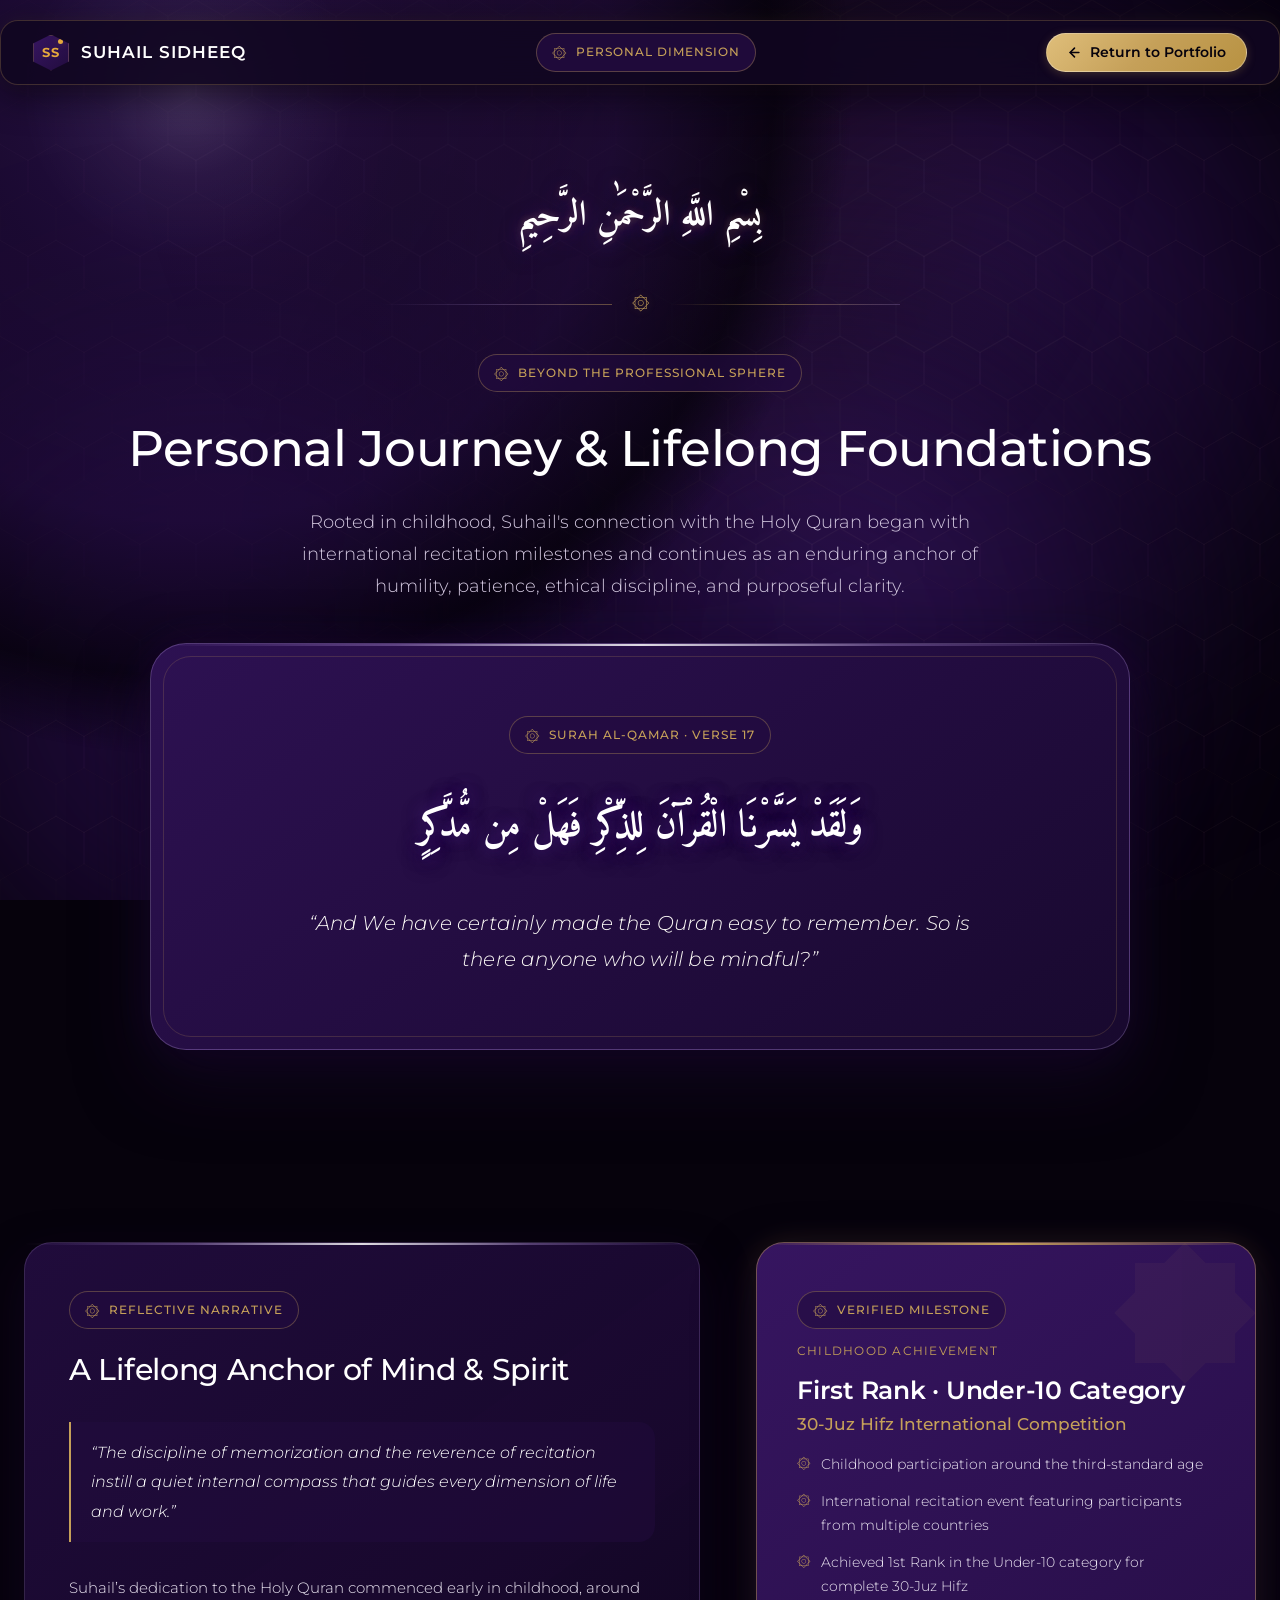
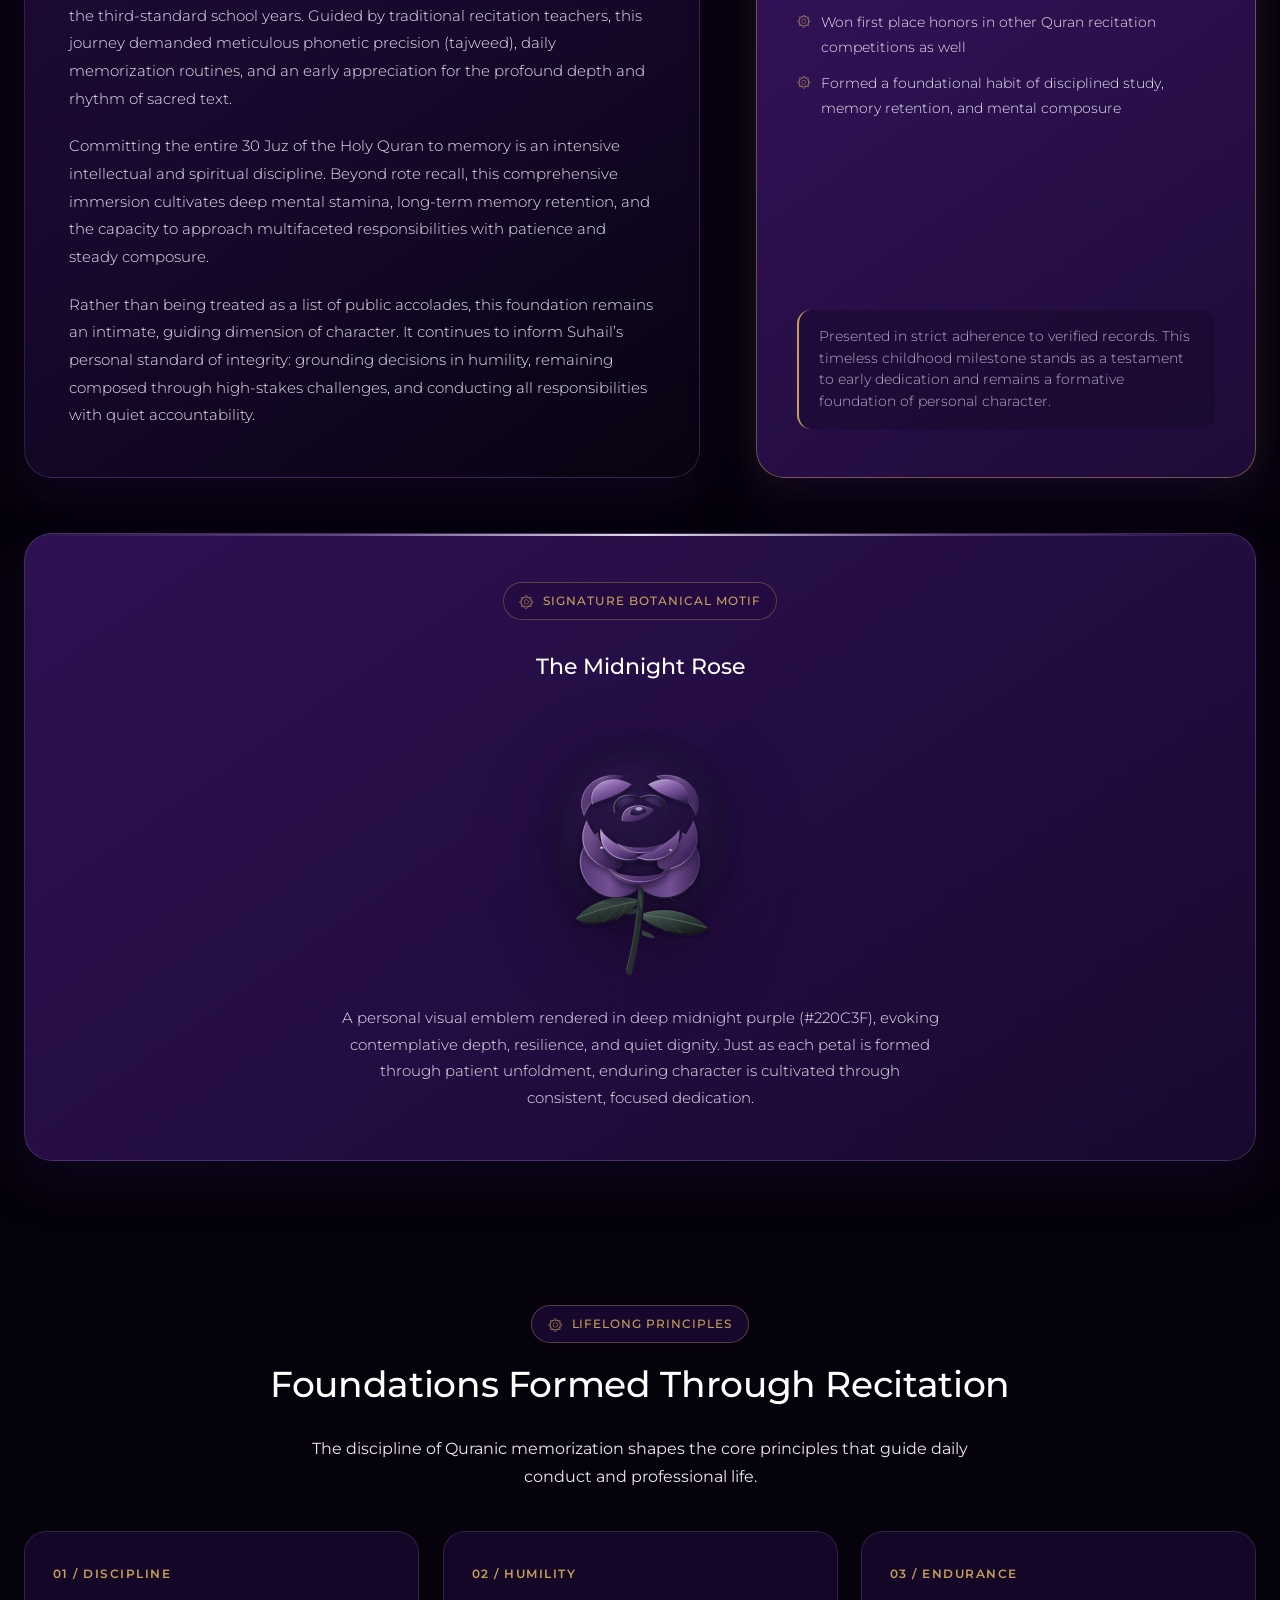
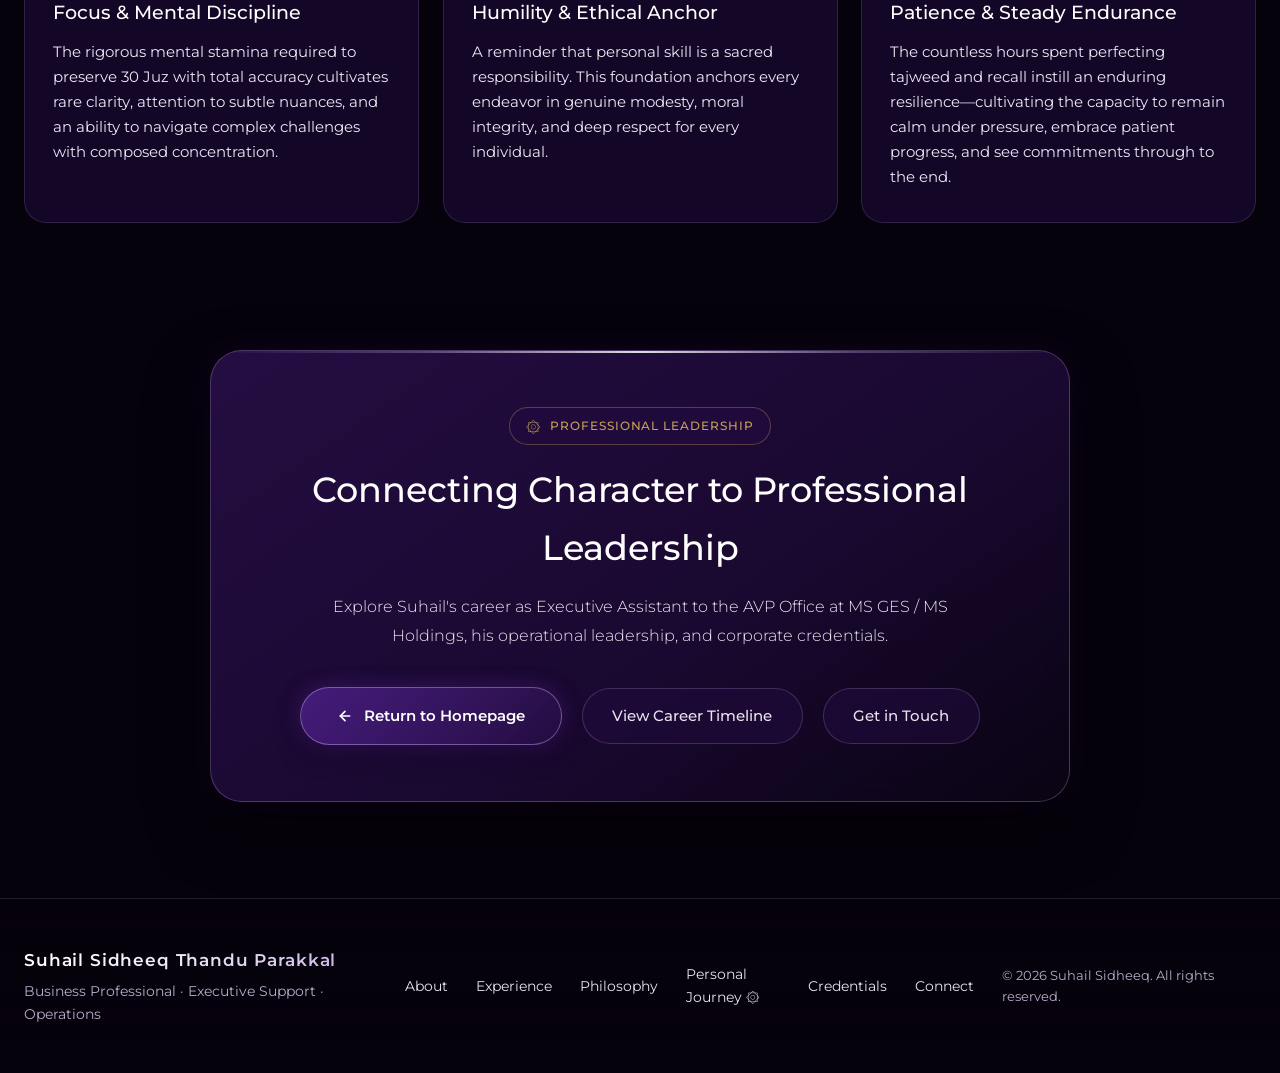
<file: personal-journey.html>
<!DOCTYPE html>
<html lang="en">
<head>
  <meta charset="UTF-8">
  <meta name="viewport" content="width=device-width, initial-scale=1.0">
  <title>Personal Journey · Suhail Sidheeq Thandu Parakkal</title>
  <meta name="description" content="Personal journey and Quran recitation foundations of Suhail Sidheeq Thandu Parakkal — lifelong connection with the Holy Quran, childhood international recitation milestones, and enduring ethical principles.">
  <meta name="author" content="Suhail Sidheeq Thandu Parakkal">
  <link rel="canonical" href="https://adilkt16.github.io/suhailishere/personal-journey.html">
  <meta name="theme-color" content="#220C3F">

  <!-- Open Graph / Meta -->
  <meta property="og:type" content="website">
  <meta property="og:url" content="https://adilkt16.github.io/suhailishere/personal-journey.html">
  <meta property="og:title" content="Personal Journey · Suhail Sidheeq Thandu Parakkal">
  <meta property="og:description" content="Beyond the professional sphere: childhood international Quran recitation milestones and the lifelong character foundations of Suhail Sidheeq.">
  <meta property="og:image" content="assets/images/suhail-hero.jpg">

  <!-- Google Fonts: Montserrat & Amiri (Classical Naskh Arabic Calligraphy) -->
  <link rel="preconnect" href="https://fonts.googleapis.com">
  <link rel="preconnect" href="https://fonts.gstatic.com" crossorigin>
  <link href="https://fonts.googleapis.com/css2?family=Amiri:ital,wght@0,400;0,700;1,400&family=Montserrat:ital,wght@0,300;0,400;0,500;0,600;0,700;1,400&display=swap" rel="stylesheet">

  <!-- Stylesheets -->
  <link rel="stylesheet" href="css/style.css">
  <link rel="stylesheet" href="css/animations.css">
  <link rel="stylesheet" href="css/responsive.css">

  <!-- Favicon Monogram -->
  <link rel="icon" type="image/svg+xml" href="data:image/svg+xml,<svg xmlns='http://www.w3.org/2000/svg' viewBox='0 0 100 100'><rect width='100' height='100' rx='20' fill='%23220C3F'/><text x='50%' y='55%' dominant-baseline='middle' text-anchor='middle' font-family='Montserrat, sans-serif' font-size='44' font-weight='700' fill='%23C5A059'>SS</text></svg>">
</head>
<body class="pj-body">

  <!-- Dynamic Atmospheric Background Canvas (#220C3F & Deep Black Gradient) -->
  <div class="dynamic-ambient-canvas" aria-hidden="true">
    <div class="ambient-orb ambient-orb-1"></div>
    <div class="ambient-orb ambient-orb-2"></div>
    <div class="ambient-orb ambient-orb-3"></div>
  </div>

  <!-- Subtle Architectural Honeycomb Vector Tessellation -->
  <div class="honeycomb-pattern-overlay" aria-hidden="true"></div>

  <!-- Dynamic Cursor Spotlight Layer -->
  <div class="dynamic-spotlight-layer" id="dynamic-spotlight" aria-hidden="true"></div>

  <!-- =========================================================================
       Top Executive Navigation Bar with Clean Return Navigation
       ========================================================================= -->
  <header class="pj-header-wrapper" role="banner">
    <div class="pj-header-pill">
      <a href="index.html" class="brand-monogram" aria-label="Suhail Sidheeq - Return to Homepage">
        <span class="monogram-badge">SS</span>
        <span>Suhail Sidheeq</span>
      </a>

      <div class="rub-el-hizb-badge" style="background: rgba(34, 12, 63, 0.9);">
        <span class="rub-el-hizb">۞</span> Personal Dimension
      </div>

      <a href="index.html" class="return-portfolio-btn" aria-label="Return to Professional Portfolio">
        <svg width="15" height="15" viewBox="0 0 24 24" fill="none" stroke="currentColor" stroke-width="2.5" stroke-linecap="round" stroke-linejoin="round" aria-hidden="true">
          <line x1="19" y1="12" x2="5" y2="12"></line>
          <polyline points="12 19 5 12 12 5"></polyline>
        </svg>
        <span>Return to Portfolio</span>
      </a>
    </div>
  </header>

  <main id="main-content">

    <!-- =========================================================================
         Opening Section: Bismillah Calligraphy & Page Dedication
         ========================================================================= -->
    <section class="pj-hero-section" aria-label="Personal Journey Introduction">
      <div class="container">
        
        <!-- Bismillah Calligraphy in Classical Arabic -->
        <div class="bismillah-calligraphy" dir="rtl" lang="ar" aria-label="Bismillah ir-Rahman ir-Rahim">
          بِسْمِ اللَّهِ الرَّحْمَٰنِ الرَّحِيمِ
        </div>

        <!-- Arabesque Divider with Rub el Hizb (۞) -->
        <div class="arabesque-divider" aria-hidden="true">
          <span class="arabesque-line"></span>
          <span class="arabesque-motif">۞</span>
          <span class="arabesque-line"></span>
        </div>

        <div style="margin-bottom: 1rem;">
          <span class="rub-el-hizb-badge reveal">
            <span class="rub-el-hizb">۞</span> Beyond the Professional Sphere
          </span>
        </div>

        <h1 class="pj-hero-title reveal">Personal Journey &amp; Lifelong Foundations</h1>
        <p class="pj-hero-subtitle reveal">
          Rooted in childhood, Suhail's connection with the Holy Quran began with international recitation milestones and continues as an enduring anchor of humility, patience, ethical discipline, and purposeful clarity.
        </p>

        <!-- =====================================================================
             Centerpiece Islamic Arch / Mihrab Verse Card (Surah Al-Qamar 54:17)
             ===================================================================== -->
        <article class="pj-verse-card reveal" aria-label="Quranic Verse">
          <div class="pj-verse-arch-frame" aria-hidden="true"></div>

          <div style="margin-bottom: 1.5rem;">
            <span class="rub-el-hizb-badge">
              <span class="rub-el-hizb">۞</span> Surah Al-Qamar · Verse 17
            </span>
          </div>

          <!-- Verified Arabic Text with Tashkeel -->
          <div class="pj-arabic-verse" dir="rtl" lang="ar">
            وَلَقَدْ يَسَّرْنَا الْقُرْآنَ لِلذِّكْرِ فَهَلْ مِن مُّدَّكِرٍ
          </div>

          <!-- Translation -->
          <p class="pj-verse-translation">
            “And We have certainly made the Quran easy to remember. So is there anyone who will be mindful?”
          </p>
        </article>

      </div>
    </section>

    <!-- =========================================================================
         Editorial Two-Column Section: Narrative & Milestone Highlight
         ========================================================================= -->
    <section class="pj-editorial-section" aria-label="Recitation Narrative and Milestone Highlight">
      <div class="container">
        <div class="pj-editorial-grid">

          <!-- Left Column: Editorial Narrative Card -->
          <article class="pj-narrative-card reveal">
            <div>
              <div style="margin-bottom: 1rem;">
                <span class="rub-el-hizb-badge">
                  <span class="rub-el-hizb">۞</span> Reflective Narrative
                </span>
              </div>
              <h2 class="pj-narrative-heading">A Lifelong Anchor of Mind &amp; Spirit</h2>

              <div class="pj-quote-lead">
                “The discipline of memorization and the reverence of recitation instill a quiet internal compass that guides every dimension of life and work.”
              </div>

              <div class="pj-narrative-body">
                <p>
                  Suhail’s dedication to the Holy Quran commenced early in childhood, around the third-standard school years. Guided by traditional recitation teachers, this journey demanded meticulous phonetic precision (tajweed), daily memorization routines, and an early appreciation for the profound depth and rhythm of sacred text.
                </p>
                <p>
                  Committing the entire 30 Juz of the Holy Quran to memory is an intensive intellectual and spiritual discipline. Beyond rote recall, this comprehensive immersion cultivates deep mental stamina, long-term memory retention, and the capacity to approach multifaceted responsibilities with patience and steady composure.
                </p>
                <p>
                  Rather than being treated as a list of public accolades, this foundation remains an intimate, guiding dimension of character. It continues to inform Suhail’s personal standard of integrity: grounding decisions in humility, remaining composed through high-stakes challenges, and conducting all responsibilities with quiet accountability.
                </p>
              </div>
            </div>
          </article>

          <!-- Right Column: Visual Milestone Highlight Card -->
          <aside class="pj-milestone-highlight reveal" aria-label="International Recitation Milestone Highlight">
            <!-- 8-pointed star watermark SVG -->
            <svg class="pj-milestone-watermark" viewBox="0 0 100 100" fill="currentColor" aria-hidden="true">
              <rect x="25" y="25" width="50" height="50" transform="rotate(0 50 50)"/>
              <rect x="25" y="25" width="50" height="50" transform="rotate(45 50 50)"/>
            </svg>

            <div>
              <div class="pj-milestone-badge-row">
                <div class="rub-el-hizb-badge">
                  <span class="rub-el-hizb">۞</span> Verified Milestone
                </div>
                <span style="font-size: 0.78rem; text-transform: uppercase; letter-spacing: 0.1em; color: var(--gold-accent);">
                  Childhood Achievement
                </span>
              </div>

              <div class="pj-milestone-title">First Rank · Under-10 Category</div>
              <div class="pj-milestone-competition">30-Juz Hifz International Competition</div>

              <ul class="pj-milestone-facts-list">
                <li>Childhood participation around the third-standard age</li>
                <li>International recitation event featuring participants from multiple countries</li>
                <li>Achieved 1st Rank in the Under-10 category for complete 30-Juz Hifz</li>
                <li>Won first place honors in other Quran recitation competitions as well</li>
                <li>Formed a foundational habit of disciplined study, memory retention, and mental composure</li>
              </ul>
            </div>

            <div class="pj-milestone-note">
              Presented in strict adherence to verified records. This timeless childhood milestone stands as a testament to early dedication and remains a formative foundation of personal character.
            </div>
          </aside>

        </div>

        <!-- =====================================================================
             Purple Rose Showcase Card: Signature Botanical Motif
             ===================================================================== -->
        <article class="pj-rose-card reveal" aria-label="Signature Botanical Motif">
          <div class="rub-el-hizb-badge" style="margin-bottom: 0.75rem;">
            <span class="rub-el-hizb">۞</span> Signature Botanical Motif
          </div>

          <h3 class="pj-rose-title">The Midnight Rose</h3>

          <div class="pj-rose-frame">
            <img src="assets/images/purple-rose.svg" alt="Botanical artwork of a purple rose symbolizing contemplative depth, serenity, and quiet dignity" class="pj-rose-img" loading="lazy" width="280" height="280">
          </div>

          <p class="pj-rose-caption">
            A personal visual emblem rendered in deep midnight purple (<code style="color: var(--purple-accent-light); font-family: inherit;">#220C3F</code>), evoking contemplative depth, resilience, and quiet dignity. Just as each petal is formed through patient unfoldment, enduring character is cultivated through consistent, focused dedication.
          </p>
        </article>

      </div>
    </section>

    <!-- =========================================================================
         Character Foundations Section: 3 Lifelong Pillars
         ========================================================================= -->
    <section class="pj-values-section" aria-label="Foundational Character Principles">
      <div class="container">
        
        <div style="text-align: center; margin-bottom: 2.5rem;" class="reveal">
          <div class="rub-el-hizb-badge" style="margin-bottom: 0.75rem;">
            <span class="rub-el-hizb">۞</span> Lifelong Principles
          </div>
          <h2 class="section-title">Foundations Formed Through Recitation</h2>
          <p class="section-description" style="margin: 0 auto;">
            The discipline of Quranic memorization shapes the core principles that guide daily conduct and professional life.
          </p>
        </div>

        <div class="pj-values-grid">

          <!-- Pillar 1 -->
          <div class="pj-value-card reveal">
            <div class="pj-value-num">01 / DISCIPLINE</div>
            <h3 class="pj-value-title">Focus &amp; Mental Discipline</h3>
            <p class="pj-value-desc">
              The rigorous mental stamina required to preserve 30 Juz with total accuracy cultivates rare clarity, attention to subtle nuances, and an ability to navigate complex challenges with composed concentration.
            </p>
          </div>

          <!-- Pillar 2 -->
          <div class="pj-value-card reveal">
            <div class="pj-value-num">02 / HUMILITY</div>
            <h3 class="pj-value-title">Humility &amp; Ethical Anchor</h3>
            <p class="pj-value-desc">
              A reminder that personal skill is a sacred responsibility. This foundation anchors every endeavor in genuine modesty, moral integrity, and deep respect for every individual.
            </p>
          </div>

          <!-- Pillar 3 -->
          <div class="pj-value-card reveal">
            <div class="pj-value-num">03 / ENDURANCE</div>
            <h3 class="pj-value-title">Patience &amp; Steady Endurance</h3>
            <p class="pj-value-desc">
              The countless hours spent perfecting tajweed and recall instill an enduring resilience—cultivating the capacity to remain calm under pressure, embrace patient progress, and see commitments through to the end.
            </p>
          </div>

        </div>

      </div>
    </section>

    <!-- =========================================================================
         Return to Professional Portfolio Bridge Section
         ========================================================================= -->
    <section class="pj-return-section" aria-label="Return to Professional Experience">
      <div class="container">
        <div class="pj-return-card reveal">
          <div class="rub-el-hizb-badge" style="margin-bottom: 1rem;">
            <span class="rub-el-hizb">۞</span> Professional Leadership
          </div>

          <h2 class="pj-return-title">Connecting Character to Professional Leadership</h2>
          <p class="pj-return-desc">
            Explore Suhail's career as Executive Assistant to the AVP Office at MS GES / MS Holdings, his operational leadership, and corporate credentials.
          </p>

          <div class="pj-return-btn-group">
            <a href="index.html" class="pj-return-primary-btn" aria-label="Return to Professional Homepage">
              <svg width="16" height="16" viewBox="0 0 24 24" fill="none" stroke="currentColor" stroke-width="2.5" stroke-linecap="round" stroke-linejoin="round" aria-hidden="true">
                <line x1="19" y1="12" x2="5" y2="12"></line>
                <polyline points="12 19 5 12 12 5"></polyline>
              </svg>
              <span>Return to Homepage</span>
            </a>

            <a href="index.html#experience" class="pj-return-secondary-btn" aria-label="Explore Professional Experience Timeline">
              <span>View Career Timeline</span>
            </a>

            <a href="index.html#connect" class="pj-return-secondary-btn" aria-label="Contact Suhail">
              <span>Get in Touch</span>
            </a>
          </div>
        </div>
      </div>
    </section>

  </main>

  <!-- =========================================================================
       Site Footer
       ========================================================================= -->
  <footer id="footer" class="site-footer" role="contentinfo">
    <div class="container footer-inner">
      <div class="footer-left">
        <span class="footer-brand">Suhail Sidheeq Thandu Parakkal</span>
        <span class="footer-positioning">Business Professional · Executive Support · Operations</span>
      </div>

      <nav class="footer-links" aria-label="Footer Navigation">
        <a href="index.html#about">About</a>
        <a href="index.html#experience">Experience</a>
        <a href="index.html#philosophy">Philosophy</a>
        <a href="personal-journey.html" class="active">Personal Journey ۞</a>
        <a href="index.html#credentials">Credentials</a>
        <a href="index.html#connect">Connect</a>
      </nav>

      <div class="footer-copyright">
        © 2026 Suhail Sidheeq. All rights reserved.
      </div>
    </div>
  </footer>

  <!-- Scripts -->
  <script src="js/dynamic-gradient.js"></script>
  <script src="js/animations.js"></script>
  <script src="js/navigation.js"></script>
</body>
</html>
</file>
<file: css/style.css>
/* ==========================================================================
   Suhail Sidheeq — Personal Portfolio
   Refined Visual Identity: Dark Purple (#220C3F) Dominant Palette
   Arabic & Islamic-Inspired Aesthetics & MS Holdings Reference Architecture
   Vanilla CSS — Modern, Editorial, Refined Aesthetic
   ========================================================================== */

/* --- Central CSS Variables & Design Tokens --- */
:root {
  /* =========================================================================
     1. Visual Identity: Dark Purple (#220C3F) & Deep Black Palette
     The client specified primary color: #220C3F
     Transition color: deep black / near-black (#06020c)
     White: typography, contrast, and selected lighter elements
     ========================================================================= */
  --canvas-black: #06020c;             /* Deepest obsidian velvety black canvas */
  --canvas-deep: #090314;              /* Deep black with subtle purple undertone */
  --canvas-near-black: #0d041c;        /* Soft transitional near-black */
  --purple-darkest: #110521;           /* Deep midnight dark purple */
  --purple-deep: #18082e;              /* Deep dark purple base */
  --purple-primary: #220C3F;           /* Exact client specified dominant color */
  --purple-surface: #2B104E;           /* Rich dark purple card surface */
  --purple-surface-elevated: #361560;  /* Elevated cards, interactive elements */
  --purple-surface-highlight: #451B7C; /* Hover & active highlights */
  --purple-vibrant: #6E30BF;           /* Vibrant purple accent & focus rings */
  --purple-luminous: #8F49EE;          /* Luminous purple for special badges & core glow */
  --purple-soft: #CBB5E8;              /* Soft lavender for subtitles & accents */
  --purple-glow: rgba(34, 12, 63, 0.55);
  --purple-glow-vibrant: rgba(110, 48, 191, 0.35);
  --purple-ambient: rgba(54, 21, 96, 0.35);
  --purple-tint: rgba(34, 12, 63, 0.7);

  /* Legacy aliases mapped directly to new #220C3F system */
  --midnight-purple-deep: #06020c;
  --midnight-purple-base: #220C3F;     /* Dominant client dark purple */
  --midnight-purple-rich: #2B104E;
  --midnight-purple-luminous: #361560;
  --midnight-purple-glow: rgba(34, 12, 63, 0.55);
  --midnight-purple-accent-bg: rgba(34, 12, 63, 0.45);
  --midnight-purple-border: rgba(203, 181, 232, 0.25);

  /* High-Contrast Typography & Text Tokens */
  --text-primary: #FFFFFF;
  --text-heading: #FAF8F5;             /* Warm off-white for crisp titles */
  --text-body: #ECE6F3;                /* High-contrast readable off-white */
  --text-secondary: #D2C7DF;           /* Soft lavender-grey for secondary paragraphs */
  --text-muted: #B8ACC8;               /* Subtle metadata & caption text */
  --text-purple-highlight: #D8C3F8;    /* Luminous lavender highlight */
  --text-dark: #160829;
  --text-dark-muted: #4B3E5C;

  /* Supporting Neutrals & Subtle Metallic / Chrome Highlights */
  --neutral-warm-white: #FAF8F5;
  --neutral-off-white: #F3EFEA;
  --neutral-muted-grey: #8E8499;
  --cloud-grey-base: #E8E2EE;
  --cloud-grey-light: #F4F0F8;
  --cloud-grey-soft: #FAF8FC;
  --cloud-grey-surface: rgba(244, 240, 250, 0.94);
  --cloud-grey-muted: #B8ACC8;
  --cloud-grey-border: rgba(215, 185, 255, 0.18);
  --cloud-grey-border-light: rgba(215, 185, 255, 0.35);

  /* Subtle Metallic Chrome & Antique Gold Highlights (Islamic Visual Language) */
  --chrome-metallic-sheen: linear-gradient(135deg, rgba(255, 255, 255, 0.18) 0%, rgba(203, 181, 232, 0.14) 50%, rgba(34, 12, 63, 0.45) 100%);
  --chrome-gradient-card: linear-gradient(145deg, rgba(45, 17, 82, 0.75) 0%, rgba(34, 12, 63, 0.7) 55%, rgba(10, 4, 20, 0.9) 100%);
  --chrome-border-highlight: linear-gradient(90deg, transparent 0%, rgba(215, 185, 255, 0.3) 25%, rgba(255, 255, 255, 0.85) 50%, rgba(215, 185, 255, 0.3) 75%, transparent 100%);
  --chrome-edge-highlight: linear-gradient(180deg, rgba(255, 255, 255, 0.45) 0%, rgba(215, 185, 255, 0.18) 60%, transparent 100%);
  --chrome-text-sheen: linear-gradient(135deg, #FFFFFF 0%, #EDE7F4 50%, #CBB5E8 100%);

  /* Islamic Visual Language: Subtle Antique Brass / Gold Details */
  --gold-accent: #C5A059;              /* Refined antique gold for star motifs & accents */
  --gold-glow: rgba(197, 160, 89, 0.22);
  --gold-border: rgba(197, 160, 89, 0.35);
  --gold-sheen: linear-gradient(135deg, #DFBE7A 0%, #C5A059 50%, #9B7832 100%);

  /* =========================================================================
     Honeycomb & Hexagonal Architectural Geometry Tokens
     ========================================================================= */
  --honey-gold: #C5A059;
  --honey-gold-bright: #E5A93C;
  --honey-gold-light: #F3CA68;
  --honey-gold-subtle: rgba(197, 160, 89, 0.12);
  --honey-gold-glow: rgba(229, 169, 60, 0.28);
  --honey-surface: rgba(34, 12, 63, 0.85);
  --honey-surface-elevated: rgba(43, 16, 78, 0.92);
  --honeycomb-border: rgba(197, 160, 89, 0.25);
  --honeycomb-border-active: rgba(229, 169, 60, 0.7);
  --honeycomb-clip: polygon(50% 0%, 100% 25%, 100% 75%, 50% 100%, 0% 75%, 0% 25%);
  --honeycomb-clip-horizontal: polygon(25% 0%, 75% 0%, 100% 50%, 75% 100%, 25% 100%, 0% 50%);

  /* Signature Botanical Purple Rose Motif */
  --rose-accent-base: #784898;
  --rose-accent-light: #9B63BF;
  --rose-accent-soft: #C59FE6;
  --rose-accent-deep: #4A1E6B;
  --rose-accent-glow: rgba(120, 72, 152, 0.32);

  /* Semantic UI Tokens Mapped to #220C3F & Deep Black System */
  --bg-primary: #06020c;               /* Deep black / near-black canvas */
  --bg-secondary: #220C3F;             /* Dominant dark purple surface */
  --bg-card: rgba(34, 12, 63, 0.65);  /* Component card surface */
  --bg-card-gradient: linear-gradient(145deg, rgba(43, 16, 78, 0.72) 0%, rgba(34, 12, 63, 0.65) 50%, rgba(9, 3, 18, 0.88) 100%);
  --bg-card-elevated: #361560;
  --bg-card-subtle: #19072e;
  --bg-pill: rgba(244, 240, 250, 0.94);
  --bg-pill-active: linear-gradient(90deg, rgba(34, 12, 63, 0.16) 0%, rgba(55, 22, 99, 0.12) 60%, rgba(255, 255, 255, 0.98) 100%);

  --border-subtle: rgba(215, 185, 255, 0.14);
  --border-light: rgba(215, 185, 255, 0.24);
  --border-highlight: var(--chrome-border-highlight);
  --border-chrome: rgba(255, 255, 255, 0.22);
  --border-pill: rgba(34, 12, 63, 0.14);

  --font-sans: 'Montserrat', -apple-system, BlinkMacSystemFont, "Segoe UI", Roboto, sans-serif;
  --font-arabic: 'Amiri', 'Traditional Arabic', 'Scheherazade New', serif;

  --transition-fast: 0.2s cubic-bezier(0.4, 0, 0.2, 1);
  --transition-normal: 0.35s cubic-bezier(0.4, 0, 0.2, 1);
  --transition-smooth: 0.6s cubic-bezier(0.16, 1, 0.3, 1);

  --container-max-w: 1280px;
  --header-height: 76px;
}

/* --- Base Reset & Typography --- */
*, *::before, *::after {
  box-sizing: border-box;
  margin: 0;
  padding: 0;
}

html {
  font-family: var(--font-sans);
  background-color: var(--canvas-black);
  color: var(--text-primary);
  scroll-behavior: smooth;
  font-size: 16px;
  -webkit-font-smoothing: antialiased;
  -moz-osx-font-smoothing: grayscale;
  overflow-x: hidden;
}

body {
  background-color: var(--canvas-black);
  color: var(--text-primary);
  line-height: 1.65;
  overflow-x: hidden;
  position: relative;
  min-height: 100vh;
}

/* ==========================================================================
   Dynamic Atmospheric Gradient & Honeycomb Architectural Overlay
   Customized to #220C3F (Dark Purple) & Deep Velvet Black (#06020c)
   ========================================================================== */

.dynamic-ambient-canvas {
  position: fixed;
  inset: 0;
  z-index: 0;
  pointer-events: none;
  overflow: hidden;
  background-color: var(--canvas-black);
}

.ambient-orb {
  position: absolute;
  border-radius: 50%;
  filter: blur(85px);
  -webkit-filter: blur(85px);
  pointer-events: none;
  will-change: transform, opacity;
}

/* Orb 1: Upper-right atmospheric purple halo (embraces Hero portrait & Quote Card) */
.ambient-orb-1 {
  top: -12%;
  right: -8%;
  width: 65vw;
  height: 65vw;
  max-width: 950px;
  max-height: 950px;
  background: radial-gradient(circle,
    rgba(110, 48, 191, 0.38) 0%,
    rgba(34, 12, 63, 0.72) 38%,
    rgba(14, 4, 26, 0.5) 68%,
    transparent 85%);
  animation: ambientDrift1 24s ease-in-out infinite;
}

/* Orb 2: Mid-left atmospheric purple depth (illuminates Experience & Philosophy) */
.ambient-orb-2 {
  top: 36%;
  left: -12%;
  width: 58vw;
  height: 58vw;
  max-width: 850px;
  max-height: 850px;
  background: radial-gradient(circle,
    rgba(94, 34, 166, 0.32) 0%,
    rgba(34, 12, 63, 0.65) 42%,
    rgba(9, 3, 18, 0.55) 72%,
    transparent 85%);
  animation: ambientDrift2 28s ease-in-out infinite;
}

/* Orb 3: Lower-right atmospheric purple base (illuminates Credentials & Connect) */
.ambient-orb-3 {
  bottom: -15%;
  right: 5%;
  width: 62vw;
  height: 62vw;
  max-width: 900px;
  max-height: 900px;
  background: radial-gradient(circle,
    rgba(110, 48, 191, 0.3) 0%,
    rgba(34, 12, 63, 0.65) 45%,
    rgba(6, 2, 12, 0.65) 75%,
    transparent 85%);
  animation: ambientDrift3 22s ease-in-out infinite;
}

/* Dynamic Interactive Spotlight Layer (Atmospheric background lighting) */
.dynamic-spotlight-layer {
  position: fixed;
  inset: 0;
  z-index: 1;
  pointer-events: none;
  transition: opacity 0.3s ease;
  will-change: background;
}

/* Subtle Architectural Honeycomb Vector Tessellation */
.honeycomb-pattern-overlay {
  position: fixed;
  inset: 0;
  z-index: 1;
  pointer-events: none;
  background-image: 
    radial-gradient(circle at 50% 12%, rgba(197, 160, 89, 0.06) 0%, transparent 55%),
    url("data:image/svg+xml,%3Csvg xmlns='http://www.w3.org/2000/svg' width='56' height='96' viewBox='0 0 56 96'%3E%3Cpath d='M28 0 L56 16.16 V48.5 L28 64.66 L0 48.5 V16.16 Z M28 96 L56 112.16 V144.5 L28 160.66 L0 144.5 V112.16 Z' fill='none' stroke='%23C5A059' stroke-width='0.75' stroke-opacity='0.045'/%3E%3Cpath d='M0 48 L28 64.16 V96.5 L0 112.66 L-28 96.5 V64.16 Z M56 48 L84 64.16 V96.5 L56 112.66 L28 96.5 V64.16 Z' fill='none' stroke='%23CBB5E8' stroke-width='0.75' stroke-opacity='0.035'/%3E%3C/svg%3E");
  background-repeat: repeat;
  opacity: 0.9;
}

img {
  max-width: 100%;
  height: auto;
  display: block;
}

a {
  color: inherit;
  text-decoration: none;
  transition: color var(--transition-fast);
}

button {
  font-family: inherit;
  cursor: pointer;
  border: none;
  background: none;
  outline: none;
}

input, textarea, select {
  font-family: inherit;
}

/* --- Utility Containers --- */
.container {
  width: 100%;
  max-width: var(--container-max-w);
  margin-left: auto;
  margin-right: auto;
  padding-left: 1.5rem;
  padding-right: 1.5rem;
}

.main_container {
  width: 100%;
  max-width: 1360px;
  margin-left: auto;
  margin-right: auto;
  padding-left: 1.25rem;
  padding-right: 1.25rem;
}

/* --- Top Fixed/Sticky Executive Navigation Bar (Header) --- */
.header-wrapper {
  position: sticky;
  top: 0;
  left: 0;
  right: 0;
  z-index: 60;
  width: 100%;
  padding-top: 0.75rem;
  padding-bottom: 0.75rem;
  transition: all var(--transition-normal);
}

@media (min-width: 1024px) {
  .header-wrapper {
    top: 0.75rem;
    padding: 0;
  }
}

.header-pill {
  width: 100%;
  background: rgba(14, 5, 26, 0.9);
  border-bottom: 1px solid var(--honeycomb-border);
  padding: 0.85rem 1.5rem;
  backdrop-filter: blur(20px);
  -webkit-backdrop-filter: blur(20px);
  transition: all var(--transition-normal);
}

@media (min-width: 1024px) {
  .header-pill {
    width: calc(100% - 40px);
    max-width: 1480px;
    margin: 0 auto;
    background: rgba(17, 6, 32, 0.82);
    border: 1px solid var(--honeycomb-border);
    backdrop-filter: blur(24px);
    -webkit-backdrop-filter: blur(24px);
    border-radius: 18px;
    box-shadow: 0 10px 35px rgba(6, 2, 12, 0.65), 0 0 20px rgba(197, 160, 89, 0.08);
    padding: 0.75rem 2rem;
  }
}

.header-content {
  display: flex;
  align-items: center;
  justify-content: space-between;
  width: 100%;
}

.brand-monogram {
  display: flex;
  align-items: center;
  gap: 0.75rem;
  font-size: 1.05rem;
  font-weight: 600;
  letter-spacing: 0.06em;
  color: #FFFFFF;
  text-transform: uppercase;
}

.brand-monogram .monogram-badge {
  display: inline-flex;
  align-items: center;
  justify-content: center;
  width: 36px;
  height: 36px;
  clip-path: var(--honeycomb-clip);
  background: linear-gradient(135deg, #361560 0%, #220C3F 100%);
  color: var(--honey-gold-bright);
  font-size: 0.82rem;
  font-weight: 700;
  letter-spacing: 0.04em;
  box-shadow: 0 2px 10px rgba(6, 2, 12, 0.5);
  position: relative;
  border: 1px solid var(--honeycomb-border);
  transition: all var(--transition-fast);
}

.brand-monogram:hover .monogram-badge {
  color: #FFFFFF;
  background: linear-gradient(135deg, #451B7C 0%, #361560 100%);
  transform: scale(1.05);
}

.brand-monogram .monogram-badge::after {
  content: "";
  position: absolute;
  top: 3px;
  right: 5px;
  width: 5px;
  height: 5px;
  border-radius: 50%;
  background: var(--honey-gold-bright);
  box-shadow: 0 0 8px var(--honey-gold-glow);
}

.header-nav {
  display: none;
  align-items: center;
  gap: 2.25rem;
}

@media (min-width: 1024px) {
  .header-nav {
    display: flex;
  }
}

.header-link {
  font-size: 0.92rem;
  font-weight: 500;
  color: #D2C7DF;
  position: relative;
  transition: color var(--transition-fast), font-weight var(--transition-fast);
}

.header-link:hover,
.header-link.active {
  font-weight: 600;
  color: #FFFFFF;
}

.header-link.active::after {
  content: "";
  position: absolute;
  bottom: -6px;
  left: 0;
  right: 0;
  height: 2px;
  background: linear-gradient(90deg, var(--honey-gold), var(--honey-gold-bright));
  border-radius: 2px;
  box-shadow: 0 0 8px var(--honey-gold-glow);
}

.header-link-personal {
  display: inline-flex;
  align-items: center;
  gap: 0.45rem;
  padding: 0.3rem 0.85rem;
  border-radius: 9999px;
  background: rgba(197, 160, 89, 0.1);
  border: 1px solid var(--honeycomb-border);
  color: var(--honey-gold-light);
  transition: all var(--transition-fast);
}

.header-link-personal:hover {
  background: rgba(197, 160, 89, 0.2);
  border-color: var(--honey-gold-bright);
  color: #FFFFFF;
}

.header-cta-btn {
  font-size: 0.85rem;
  font-weight: 600;
  color: #06020c;
  background: linear-gradient(135deg, #DFBE7A 0%, #C5A059 50%, #B89242 100%);
  border: 1px solid rgba(255, 255, 255, 0.3);
  padding: 0.5rem 1.35rem;
  border-radius: 9999px;
  letter-spacing: 0.03em;
  transition: all var(--transition-fast);
  box-shadow: 0 2px 10px rgba(197, 160, 89, 0.25);
}

.header-cta-btn:hover {
  background: linear-gradient(135deg, #F3CA68 0%, #E5A93C 100%);
  border-color: rgba(255, 255, 255, 0.6);
  transform: translateY(-1px);
  box-shadow: 0 4px 16px rgba(229, 169, 60, 0.4);
}

.mobile-menu-btn {
  display: flex;
  align-items: center;
  justify-content: center;
  width: 40px;
  height: 40px;
  color: #FFFFFF;
  background: transparent;
}

@media (min-width: 1024px) {
  .mobile-menu-btn {
    display: none;
  }
}

/* Mobile Drawer */
.mobile-drawer {
  position: fixed;
  inset: 0;
  background: rgba(21, 8, 39, 0.97);
  backdrop-filter: blur(25px);
  -webkit-backdrop-filter: blur(25px);
  z-index: 100;
  display: flex;
  flex-direction: column;
  padding: 2rem 1.5rem;
  transform: translateX(100%);
  transition: transform var(--transition-normal), visibility var(--transition-normal);
  border-left: 1px solid rgba(215, 185, 255, 0.16);
  visibility: hidden;
  pointer-events: none;
}

.mobile-drawer.open {
  transform: translateX(0);
  visibility: visible;
  pointer-events: auto;
}

.mobile-drawer-header {
  display: flex;
  align-items: center;
  justify-content: space-between;
  margin-bottom: 3rem;
}

.mobile-drawer-header .brand-monogram {
  color: #FFFFFF;
}

.mobile-drawer-header .monogram-badge {
  background: var(--cloud-grey-base);
  color: var(--purple-primary);
}

.mobile-drawer-close {
  color: var(--cloud-grey-base);
  background: none;
  border: none;
  font-size: 1.5rem;
  cursor: pointer;
  padding: 0.5rem;
}

.mobile-drawer-nav {
  display: flex;
  flex-direction: column;
  gap: 1.5rem;
}

.mobile-drawer-link {
  font-size: 1.35rem;
  font-weight: 400;
  color: rgba(238, 230, 248, 0.85);
  transition: color var(--transition-fast), transform var(--transition-fast);
}

.mobile-drawer-link:hover,
.mobile-drawer-link.active {
  color: #FFFFFF;
  font-weight: 600;
  transform: translateX(4px);
}

.mobile-drawer-link-personal {
  color: var(--purple-soft);
  display: inline-flex;
  align-items: center;
  gap: 0.5rem;
}

/* ==========================================================================
   Hero Section — Executive Split Architecture with Honeycomb Accents
   Replaces reference quote-card with bespoke executive operational layout
   ========================================================================== */
.hero-section {
  position: relative;
  min-height: calc(100vh - 76px);
  width: 100%;
  overflow: hidden;
  background-color: transparent;
  display: flex;
  align-items: center;
  padding: 3.5rem 0 5rem;
}

.hero-bg-container {
  position: absolute;
  inset: 0;
  z-index: 1;
  pointer-events: none;
  overflow: hidden;
}

.hero-ambient-mesh {
  position: absolute;
  inset: 0;
  background: radial-gradient(circle at 75% 35%, rgba(110, 48, 191, 0.28) 0%, rgba(34, 12, 63, 0.15) 45%, transparent 70%);
}

.hero-content-container {
  position: relative;
  z-index: 10;
  width: 100%;
  padding-top: 1.5rem;
  padding-bottom: 2rem;
}

.hero-grid {
  display: grid;
  grid-template-columns: 1fr;
  align-items: center;
  gap: 3.5rem;
}

@media (min-width: 1024px) {
  .hero-grid {
    grid-template-columns: 1.15fr 0.85fr;
    gap: 4rem;
  }
}

/* Left Column: Executive Copy & Positioning */
.hero-content-col {
  display: flex;
  flex-direction: column;
}

.hero-eyebrow-badge {
  display: inline-flex;
  align-items: center;
  gap: 0.65rem;
  padding: 0.45rem 1.1rem;
  background: rgba(27, 9, 52, 0.75);
  border: 1px solid var(--honeycomb-border);
  border-radius: 9999px;
  width: fit-content;
  font-size: 0.82rem;
  color: #FAF8FC;
  letter-spacing: 0.03em;
  margin-bottom: 1.5rem;
  backdrop-filter: blur(12px);
  box-shadow: 0 4px 15px rgba(6, 2, 12, 0.4);
}

.hero-hex-mini {
  display: inline-flex;
  align-items: center;
  justify-content: center;
  width: 18px;
  height: 18px;
  clip-path: var(--honeycomb-clip);
  background: linear-gradient(135deg, var(--honey-gold-bright) 0%, var(--honey-gold) 100%);
  color: #06020c;
  font-size: 0.6rem;
  font-weight: 700;
}

.hero-eyebrow-badge .status-dot {
  width: 7px;
  height: 7px;
  border-radius: 50%;
  background: #10b981;
  box-shadow: 0 0 8px #10b981;
}

.hero-name {
  font-size: 2.25rem;
  font-weight: 600;
  line-height: 1.15;
  letter-spacing: -0.02em;
  color: #FFFFFF;
  margin-bottom: 0.75rem;
}

@media (min-width: 768px) {
  .hero-name {
    font-size: 3rem;
  }
}

@media (min-width: 1200px) {
  .hero-name {
    font-size: 3.4rem;
  }
}

.hero-name-gradient {
  background: linear-gradient(135deg, #FFFFFF 0%, #F5EFEB 45%, var(--honey-gold-light) 100%);
  -webkit-background-clip: text;
  -webkit-text-fill-color: transparent;
}

.hero-designation {
  font-size: 1.05rem;
  font-weight: 500;
  letter-spacing: 0.05em;
  text-transform: uppercase;
  color: var(--honey-gold);
  margin-bottom: 1.5rem;
  display: flex;
  align-items: center;
  gap: 0.5rem;
}

.hero-statement {
  font-size: 1.05rem;
  font-weight: 400;
  line-height: 1.8;
  color: #ECE6F3;
  margin-bottom: 2.25rem;
  max-width: 620px;
  letter-spacing: 0.01em;
}

@media (min-width: 768px) {
  .hero-statement {
    font-size: 1.12rem;
  }
}

.hero-cta-group {
  display: flex;
  flex-wrap: wrap;
  align-items: center;
  gap: 1.15rem;
  margin-top: 0.5rem;
}

.hero-btn-primary {
  display: inline-flex;
  align-items: center;
  gap: 0.6rem;
  padding: 0.85rem 1.85rem;
  border-radius: 12px;
  background: linear-gradient(135deg, #DFBE7A 0%, #C5A059 50%, #A67D28 100%);
  color: #06020c;
  font-size: 0.92rem;
  font-weight: 600;
  letter-spacing: 0.02em;
  box-shadow: 0 6px 20px rgba(197, 160, 89, 0.32);
  transition: all var(--transition-fast);
}

.hero-btn-primary:hover {
  background: linear-gradient(135deg, #F3CA68 0%, #E5A93C 100%);
  transform: translateY(-2px);
  box-shadow: 0 8px 25px rgba(229, 169, 60, 0.45);
}

.hero-btn-secondary {
  display: inline-flex;
  align-items: center;
  gap: 0.6rem;
  padding: 0.85rem 1.75rem;
  border-radius: 12px;
  background: rgba(34, 12, 63, 0.7);
  border: 1px solid var(--honeycomb-border);
  color: #FFFFFF;
  font-size: 0.92rem;
  font-weight: 500;
  letter-spacing: 0.02em;
  backdrop-filter: blur(12px);
  box-shadow: 0 4px 15px rgba(6, 2, 12, 0.4);
  transition: all var(--transition-fast);
}

.hero-btn-secondary:hover {
  background: rgba(54, 21, 96, 0.85);
  border-color: var(--honey-gold-bright);
  color: #FFFFFF;
  transform: translateY(-2px);
  box-shadow: 0 6px 20px rgba(34, 12, 63, 0.6);
}

.hero-btn-tertiary {
  display: inline-flex;
  align-items: center;
  gap: 0.45rem;
  padding: 0.85rem 1.25rem;
  color: var(--honey-gold-light);
  font-size: 0.9rem;
  font-weight: 500;
  transition: color var(--transition-fast), transform var(--transition-fast);
}

.hero-btn-tertiary:hover {
  color: #FFFFFF;
  transform: translateX(3px);
}

/* Right Column: Architectural Frame & Honeycomb Stats Cluster */
.hero-visual-col {
  position: relative;
  display: flex;
  justify-content: center;
  width: 100%;
}

.hero-visual-frame {
  position: relative;
  width: 100%;
  max-width: 440px;
}

.hero-portrait-card {
  position: relative;
  width: 100%;
  aspect-ratio: 3.5 / 4.3;
  border-radius: 28px;
  overflow: hidden;
  background: linear-gradient(145deg, rgba(43, 16, 78, 0.7) 0%, rgba(34, 12, 63, 0.8) 100%);
  border: 1.5px solid var(--honeycomb-border);
  box-shadow: 0 25px 60px rgba(6, 2, 12, 0.85), 0 0 35px rgba(34, 12, 63, 0.45);
  transition: transform var(--transition-normal), border-color var(--transition-normal), box-shadow var(--transition-normal);
}

.hero-portrait-card:hover {
  border-color: var(--honey-gold-bright);
  box-shadow: 0 30px 70px rgba(6, 2, 12, 0.95), 0 0 45px rgba(229, 169, 60, 0.25);
  transform: translateY(-2px);
}

/* --- Section Containers --- */
.portfolio-section {
  position: relative;
  z-index: 2;
  padding: 5rem 0;
  background-color: transparent;
  /* Atmospheric vertical gradation between sections */
  background-image: linear-gradient(180deg, rgba(34, 12, 63, 0.08) 0%, transparent 45%, rgba(6, 2, 12, 0.25) 100%);
}

.portfolio-section:nth-of-type(even) {
  background-image: linear-gradient(180deg, rgba(6, 2, 12, 0.25) 0%, rgba(34, 12, 63, 0.12) 50%, rgba(6, 2, 12, 0.3) 100%);
}

@media (min-width: 1024px) {
  .portfolio-section {
    padding: 7rem 0;
  }
}

.section-eyebrow {
  display: inline-block;
  font-size: 0.8rem;
  text-transform: uppercase;
  letter-spacing: 0.15em;
  color: var(--text-muted);
  margin-bottom: 0.75rem;
}

.section-title {
  font-size: 1.85rem;
  font-weight: 500;
  color: #ffffff;
  letter-spacing: -0.01em;
  margin-bottom: 1.25rem;
}

@media (min-width: 768px) {
  .section-title {
    font-size: 2.25rem;
  }
}

.section-description {
  font-size: 1rem;
  font-weight: 400;
  color: #EDE7F4;
  line-height: 1.75;
  max-width: 680px;
}

/* --- About Section --- */
.about-grid {
  display: grid;
  grid-template-columns: 1fr;
  gap: 3rem;
  align-items: center;
}

@media (min-width: 1024px) {
  .about-grid {
    grid-template-columns: 0.85fr 1.15fr;
    gap: 4.5rem;
  }
}

.about-portrait-card {
  position: relative;
  width: 100%;
  max-width: 420px;
  margin: 0 auto;
  aspect-ratio: 3 / 4;
  border-radius: 28px;
  overflow: hidden;
  border: 1px solid rgba(215, 185, 255, 0.22);
  box-shadow: 0 20px 40px rgba(19, 6, 35, 0.65), 0 0 25px rgba(34, 12, 63, 0.35);
  background: var(--bg-card);
}

.about-portrait-img {
  width: 100%;
  height: 100%;
  object-fit: cover;
  object-position: center 20%;
  filter: grayscale(100%) contrast(1.08) brightness(0.92);
  transition: transform var(--transition-smooth), filter var(--transition-normal);
}

.about-portrait-card:hover .about-portrait-img {
  transform: scale(1.03);
  filter: grayscale(0%) contrast(1.05) brightness(0.98);
}

.about-text-content {
  display: flex;
  flex-direction: column;
}

.about-heading {
  font-size: 1.85rem;
  font-weight: 500;
  color: #FFFFFF;
  margin-bottom: 0.5rem;
  letter-spacing: -0.01em;
}

@media (min-width: 768px) {
  .about-heading {
    font-size: 2.2rem;
  }
}

.about-role-subline {
  font-size: 0.95rem;
  font-weight: 400;
  color: var(--text-purple-highlight);
  letter-spacing: 0.05em;
  text-transform: uppercase;
  margin-bottom: 1.75rem;
}

.about-bio-paragraphs {
  display: flex;
  flex-direction: column;
  gap: 1.15rem;
  margin-bottom: 2.5rem;
}

.about-bio-paragraphs p {
  font-size: 0.95rem;
  font-weight: 400;
  line-height: 1.8;
  color: #ECE6F3;
}

@media (min-width: 768px) {
  .about-bio-paragraphs p {
    font-size: 1rem;
  }
}

/* Divider with centered metallic chrome glow & gold accent */
.divider-glow {
  position: relative;
  width: 100%;
  height: 1px;
  background: linear-gradient(90deg, transparent 0%, rgba(215, 185, 255, 0.3) 30%, var(--gold-accent) 50%, rgba(215, 185, 255, 0.3) 70%, transparent 100%);
  margin: 2.5rem 0;
}

/* Entities / Affiliations Infinite Marquee */
.marquee-container {
  width: 100%;
  overflow: hidden;
  position: relative;
  padding: 1rem 0;
  mask-image: linear-gradient(90deg, transparent 0%, black 15%, black 85%, transparent 100%);
  -webkit-mask-image: linear-gradient(90deg, transparent 0%, black 15%, black 85%, transparent 100%);
}

.marquee-track {
  display: flex;
  align-items: center;
  gap: 3.5rem;
  width: max-content;
  animation: marqueeScroll 32s linear infinite;
}

.marquee-track:hover {
  animation-play-state: paused;
}

.marquee-item {
  display: flex;
  align-items: center;
  gap: 0.5rem;
  color: var(--cloud-grey-base);
  font-size: 0.88rem;
  font-weight: 500;
  letter-spacing: 0.06em;
  text-transform: uppercase;
  white-space: nowrap;
  transition: color var(--transition-fast), text-shadow var(--transition-fast);
}

.marquee-item:hover {
  color: #FFFFFF;
  text-shadow: 0 0 12px rgba(110, 48, 191, 0.45);
}

.marquee-dot {
  width: 5px;
  height: 5px;
  border-radius: 50%;
  background: var(--gold-accent);
  box-shadow: 0 0 6px var(--gold-glow);
}

/* ==========================================================================
   Core Operational Competencies — Hexagonal Honeycomb Architecture
   ========================================================================== */
.about-competencies-section {
  margin-top: 4rem;
  padding-top: 3.5rem;
  border-top: 1px solid rgba(215, 185, 255, 0.12);
}

.competencies-header {
  text-align: center;
  margin-bottom: 3rem;
}

.competencies-honeycomb-grid {
  display: grid;
  grid-template-columns: 1fr;
  gap: 1.5rem;
}

@media (min-width: 640px) {
  .competencies-honeycomb-grid {
    grid-template-columns: repeat(2, 1fr);
  }
}

@media (min-width: 1024px) {
  .competencies-honeycomb-grid {
    grid-template-columns: repeat(3, 1fr);
    gap: 1.75rem;
  }
}

.honeycomb-card {
  position: relative;
  background: linear-gradient(145deg, rgba(34, 12, 63, 0.75) 0%, rgba(20, 6, 40, 0.88) 100%);
  border: 1px solid var(--honeycomb-border);
  border-radius: 20px;
  padding: 2rem 1.65rem;
  backdrop-filter: blur(16px);
  -webkit-backdrop-filter: blur(16px);
  box-shadow: 0 12px 30px rgba(6, 2, 12, 0.6), 0 0 15px rgba(34, 12, 63, 0.25);
  transition: transform var(--transition-normal), border-color var(--transition-normal), box-shadow var(--transition-normal);
  overflow: hidden;
}

.honeycomb-card::before {
  content: "";
  position: absolute;
  top: 0;
  left: 0;
  right: 0;
  height: 2px;
  background: linear-gradient(90deg, transparent 0%, var(--honey-gold-bright) 50%, transparent 100%);
  opacity: 0;
  transition: opacity var(--transition-fast);
}

.honeycomb-card:hover {
  transform: translateY(-4px);
  border-color: var(--honey-gold-bright);
  box-shadow: 0 18px 45px rgba(6, 2, 12, 0.85), 0 0 25px rgba(229, 169, 60, 0.2);
}

.honeycomb-card:hover::before {
  opacity: 1;
}

.honeycomb-hex-badge {
  display: flex;
  align-items: center;
  justify-content: center;
  width: 48px;
  height: 48px;
  clip-path: var(--honeycomb-clip);
  background: linear-gradient(135deg, #361560 0%, #220C3F 100%);
  color: var(--honey-gold-bright);
  border: 1px solid var(--honeycomb-border);
  margin-bottom: 1.25rem;
  transition: transform var(--transition-fast), background var(--transition-fast);
}

.honeycomb-card:hover .honeycomb-hex-badge {
  transform: scale(1.08);
  background: linear-gradient(135deg, #451B7C 0%, #361560 100%);
  color: #FFFFFF;
}

.honeycomb-hex-badge svg {
  width: 22px;
  height: 22px;
}

.honeycomb-card-title {
  font-size: 1.12rem;
  font-weight: 600;
  color: #FFFFFF;
  margin-bottom: 0.65rem;
  letter-spacing: -0.01em;
}

.honeycomb-card-desc {
  font-size: 0.9rem;
  font-weight: 400;
  line-height: 1.65;
  color: #D2C7DF;
}

/* ==========================================================================
   Operational Ecosystem — Categorized 2-Column Executive Spheres
   ========================================================================== */
.ecosystem-spheres-container {
  display: grid;
  grid-template-columns: 1fr;
  gap: 1.75rem;
  margin-top: 3.5rem;
}

@media (min-width: 768px) {
  .ecosystem-spheres-container {
    grid-template-columns: repeat(2, 1fr);
    gap: 2rem;
  }
}

.ecosystem-sphere-card {
  position: relative;
  background: linear-gradient(145deg, rgba(27, 9, 52, 0.8) 0%, rgba(17, 5, 34, 0.92) 100%);
  border: 1px solid var(--honeycomb-border);
  border-radius: 22px;
  padding: 2.25rem 2rem;
  backdrop-filter: blur(16px);
  -webkit-backdrop-filter: blur(16px);
  box-shadow: 0 16px 40px rgba(6, 2, 12, 0.7), 0 0 20px rgba(34, 12, 63, 0.3);
  transition: transform var(--transition-normal), border-color var(--transition-normal), box-shadow var(--transition-normal);
  overflow: hidden;
}

.ecosystem-sphere-card::before {
  content: "";
  position: absolute;
  top: 0;
  left: 0;
  right: 0;
  height: 2px;
  background: linear-gradient(90deg, transparent 0%, var(--honey-gold) 50%, transparent 100%);
  opacity: 0;
  transition: opacity var(--transition-fast);
}

.ecosystem-sphere-card:hover {
  transform: translateY(-3px);
  border-color: var(--honey-gold-bright);
  box-shadow: 0 22px 50px rgba(6, 2, 12, 0.88), 0 0 30px rgba(229, 169, 60, 0.2);
}

.ecosystem-sphere-card:hover::before {
  opacity: 1;
}

.sphere-card-header {
  display: flex;
  align-items: center;
  gap: 1rem;
  margin-bottom: 1.75rem;
  padding-bottom: 1.25rem;
  border-bottom: 1px solid rgba(215, 185, 255, 0.12);
}

.sphere-hex-icon {
  width: 46px;
  height: 46px;
  clip-path: var(--honeycomb-clip);
  background: linear-gradient(135deg, #361560 0%, #220C3F 100%);
  color: var(--honey-gold-bright);
  border: 1px solid var(--honeycomb-border);
  display: flex;
  align-items: center;
  justify-content: center;
  flex-shrink: 0;
  box-shadow: 0 4px 15px rgba(6, 2, 12, 0.5);
}

.sphere-hex-icon svg {
  width: 22px;
  height: 22px;
}

.sphere-title {
  font-size: 1.18rem;
  font-weight: 600;
  color: #FFFFFF;
  margin-bottom: 0.2rem;
  letter-spacing: -0.01em;
}

.sphere-subtitle {
  font-size: 0.78rem;
  font-weight: 500;
  color: var(--honey-gold);
  text-transform: uppercase;
  letter-spacing: 0.05em;
}

.sphere-items-list {
  display: flex;
  flex-direction: column;
  gap: 0.85rem;
}

.sphere-item {
  display: flex;
  align-items: flex-start;
  gap: 0.85rem;
  padding: 0.85rem 1.15rem;
  border-radius: 14px;
  background: rgba(34, 12, 63, 0.45);
  border: 1px solid rgba(215, 185, 255, 0.08);
  transition: all var(--transition-fast);
}

.sphere-item:hover {
  background: rgba(54, 21, 96, 0.65);
  border-color: rgba(197, 160, 89, 0.35);
  transform: translateX(3px);
}

.sphere-item-dot {
  width: 7px;
  height: 7px;
  clip-path: var(--honeycomb-clip);
  background: var(--honey-gold-bright);
  margin-top: 0.45rem;
  flex-shrink: 0;
  box-shadow: 0 0 6px var(--honey-gold-glow);
}

.sphere-item-info {
  display: flex;
  flex-direction: column;
  gap: 0.2rem;
}

.sphere-item-name {
  font-size: 0.95rem;
  font-weight: 600;
  color: #FAF8FC;
  letter-spacing: 0.01em;
}

.sphere-item-role {
  font-size: 0.82rem;
  font-weight: 400;
  color: #D2C7DF;
  line-height: 1.45;
}

/* --- Experience Section --- */
.experience-container {
  width: 100%;
  max-width: 1100px;
  margin: 0 auto;
}

.experience-header {
  text-align: center;
  margin-bottom: 3.5rem;
}

.experience-list {
  display: flex;
  flex-direction: column;
  gap: 2rem;
}

/* Experience Card — Dark Purple #220C3F Base with Dynamic Gradient Sheen */
.experience-card {
  position: relative;
  background: var(--bg-card-gradient);
  border: 1px solid rgba(215, 185, 255, 0.16);
  border-radius: 28px;
  padding: 2.25rem 2rem;
  overflow: hidden;
  backdrop-filter: blur(16px);
  -webkit-backdrop-filter: blur(16px);
  box-shadow: 0 20px 45px rgba(6, 2, 12, 0.75), 0 0 25px rgba(34, 12, 63, 0.35);
  transition: transform var(--transition-normal), border-color var(--transition-normal), box-shadow var(--transition-normal);
}

@media (min-width: 768px) {
  .experience-card {
    padding: 2.75rem 2.75rem;
  }
}

.experience-card:hover {
  border-color: rgba(215, 185, 255, 0.38);
  transform: translateY(-2px);
  box-shadow: 0 25px 50px rgba(4, 1, 8, 0.85), 0 0 35px rgba(34, 12, 63, 0.55);
}

/* Chrome metallic reflection border */
.experience-card::before {
  content: "";
  position: absolute;
  top: 0;
  left: 0;
  right: 0;
  height: 1.5px;
  background: var(--chrome-border-highlight);
  pointer-events: none;
}

.card-top-row {
  display: flex;
  flex-direction: column;
  gap: 0.75rem;
  margin-bottom: 1.5rem;
}

@media (min-width: 768px) {
  .card-top-row {
    flex-direction: row;
    align-items: baseline;
    justify-content: space-between;
  }
}

.role-title {
  font-size: 1.35rem;
  font-weight: 500;
  color: #FFFFFF;
  letter-spacing: -0.01em;
}

@media (min-width: 768px) {
  .role-title {
    font-size: 1.5rem;
  }
}

.period-badge {
  display: inline-flex;
  align-items: center;
  gap: 0.45rem;
  padding: 0.35rem 0.85rem;
  border-radius: 9999px;
  background: rgba(34, 12, 63, 0.65);
  border: 1px solid rgba(215, 185, 255, 0.2);
  font-size: 0.8rem;
  color: var(--cloud-grey-base);
  letter-spacing: 0.03em;
  white-space: nowrap;
  width: fit-content;
}

.period-badge.current {
  background: rgba(16, 185, 129, 0.15);
  border-color: rgba(16, 185, 129, 0.45);
  color: #34d399;
}

.org-line {
  display: flex;
  align-items: center;
  gap: 0.75rem;
  font-size: 1rem;
  font-weight: 400;
  color: var(--text-secondary);
  margin-bottom: 1.25rem;
}

.org-line .org-name {
  color: #FFFFFF;
  font-weight: 500;
}

.experience-responsibilities {
  list-style: none;
  display: flex;
  flex-direction: column;
  gap: 0.65rem;
  margin-bottom: 1.75rem;
}

.experience-responsibilities li {
  position: relative;
  padding-left: 1.35rem;
  font-size: 0.95rem;
  font-weight: 400;
  line-height: 1.7;
  color: #FAF8FC;
}

.experience-responsibilities li::before {
  content: "";
  position: absolute;
  left: 0;
  top: 0.65rem;
  width: 5px;
  height: 5px;
  border-radius: 50%;
  background: var(--purple-vibrant);
  box-shadow: 0 0 5px var(--purple-vibrant);
}

.skills-applied-wrap {
  display: flex;
  flex-wrap: wrap;
  gap: 0.5rem;
  padding-top: 1.25rem;
  border-top: 1px solid rgba(215, 185, 255, 0.1);
}

.skill-tag {
  font-size: 0.76rem;
  font-weight: 400;
  letter-spacing: 0.04em;
  color: var(--cloud-grey-base);
  background: rgba(34, 12, 63, 0.55);
  border: 1px solid rgba(215, 185, 255, 0.16);
  padding: 0.25rem 0.65rem;
  border-radius: 9999px;
  text-transform: uppercase;
  transition: all var(--transition-fast);
}

.skill-tag:hover {
  border-color: var(--purple-soft);
  color: #FFFFFF;
  background: rgba(110, 48, 191, 0.35);
}

/* --- Life Mission / Professional Philosophy Section --- */
.philosophy-container {
  width: 100%;
  max-width: 1240px;
  margin: 0 auto;
}

.philosophy-box {
  position: relative;
  background: var(--bg-card);
  border: 1px solid rgba(215, 185, 255, 0.16);
  border-radius: 32px;
  overflow: hidden;
  display: grid;
  grid-template-columns: 1fr;
  backdrop-filter: blur(16px);
  -webkit-backdrop-filter: blur(16px);
  box-shadow: 0 20px 50px rgba(4, 1, 8, 0.8), 0 0 35px rgba(34, 12, 63, 0.35);
}

@media (min-width: 1024px) {
  .philosophy-box {
    grid-template-columns: 0.35fr 0.65fr;
    min-height: 640px;
  }
}

.philosophy-left-col {
  position: relative;
  background: linear-gradient(145deg, rgba(45, 17, 82, 0.78) 0%, rgba(34, 12, 63, 0.7) 60%, rgba(10, 4, 20, 0.9) 100%);
  border-bottom: 1px solid rgba(215, 185, 255, 0.12);
  display: flex;
  flex-direction: column;
  justify-content: center;
  align-items: center;
  padding: 3rem 2rem;
  text-align: center;
  overflow: hidden;
}

@media (min-width: 1024px) {
  .philosophy-left-col {
    border-bottom: none;
    border-right: 1px solid rgba(215, 185, 255, 0.12);
    padding: 4rem 2.5rem;
  }
}

.philosophy-left-col .bg-watermark {
  position: absolute;
  inset: 0;
  display: flex;
  align-items: center;
  justify-content: center;
  opacity: 0.05;
  pointer-events: none;
}

.philosophy-left-col .bg-watermark svg {
  width: 260px;
  height: 260px;
  color: #FFFFFF;
}

.philosophy-tagline {
  position: relative;
  z-index: 2;
}

.philosophy-tagline h2 {
  font-size: 1.5rem;
  font-weight: 500;
  letter-spacing: 0.12em;
  text-transform: uppercase;
  color: #FFFFFF;
  margin-bottom: 0.75rem;
}

@media (min-width: 768px) {
  .philosophy-tagline h2 {
    font-size: 1.85rem;
  }
}

.philosophy-tagline p {
  font-size: 0.82rem;
  text-transform: uppercase;
  letter-spacing: 0.15em;
  color: var(--purple-soft);
}

.philosophy-right-col {
  position: relative;
  padding: 2.75rem 2rem;
  display: flex;
  flex-direction: column;
  justify-content: center;
  background: rgba(34, 12, 63, 0.4);
}

@media (min-width: 768px) {
  .philosophy-right-col {
    padding: 3.5rem 3.5rem;
  }
}

@media (min-width: 1024px) {
  .philosophy-right-col {
    padding: 4.5rem 4.5rem;
  }
}

.philosophy-quote-lead {
  font-size: 1.25rem;
  font-weight: 300;
  line-height: 1.7;
  color: #FFFFFF;
  margin-bottom: 2rem;
  letter-spacing: 0.01em;
  border-left: 2px solid var(--gold-accent);
  padding-left: 1.5rem;
}

@media (min-width: 768px) {
  .philosophy-quote-lead {
    font-size: 1.45rem;
  }
}

.philosophy-pillars-grid {
  display: grid;
  grid-template-columns: 1fr;
  gap: 1.75rem;
}

@media (min-width: 768px) {
  .philosophy-pillars-grid {
    grid-template-columns: repeat(3, 1fr);
    gap: 1.5rem;
  }
}

.philosophy-pillar {
  background: rgba(34, 12, 63, 0.55);
  border: 1px solid rgba(215, 185, 255, 0.14);
  border-radius: 20px;
  padding: 1.5rem;
  transition: transform var(--transition-normal), border-color var(--transition-normal), box-shadow var(--transition-normal);
}

.philosophy-pillar:hover {
  transform: translateY(-2px);
  border-color: var(--purple-soft);
  box-shadow: 0 10px 25px rgba(19, 6, 35, 0.5), 0 0 16px rgba(110, 48, 191, 0.25);
}

.pillar-number {
  font-size: 0.75rem;
  font-weight: 600;
  letter-spacing: 0.1em;
  color: var(--purple-soft);
  margin-bottom: 0.6rem;
}

.pillar-title {
  font-size: 1.05rem;
  font-weight: 500;
  color: #FFFFFF;
  margin-bottom: 0.6rem;
}

.pillar-desc {
  font-size: 0.88rem;
  font-weight: 400;
  line-height: 1.65;
  color: #EDE7F4;
}

/* ==========================================================================
   Islamic & Arabic-Inspired Visual Language Components
   Refined Arabesque Motifs, 8-Pointed Star (Rub el Hizb), and Architectural Frames
   ========================================================================== */

/* Symmetric Arabesque Section Divider with 8-Pointed Star Motif */
.arabesque-divider {
  display: flex;
  align-items: center;
  justify-content: center;
  gap: 1.25rem;
  width: 100%;
  max-width: 520px;
  margin: 2.5rem auto;
  color: var(--gold-accent);
}

.arabesque-line {
  flex: 1;
  height: 1px;
  background: linear-gradient(90deg, transparent 0%, rgba(197, 160, 89, 0.45) 50%, rgba(215, 185, 255, 0.2) 100%);
}

.arabesque-divider .arabesque-line:first-child {
  background: linear-gradient(90deg, transparent 0%, rgba(215, 185, 255, 0.2) 50%, rgba(197, 160, 89, 0.45) 100%);
}

.arabesque-motif {
  font-size: 1.15rem;
  line-height: 1;
  color: var(--gold-accent);
  text-shadow: 0 0 10px var(--gold-glow);
  transform: translateY(-1px);
}

/* Rub el Hizb (8-Pointed Star) Tag Badge */
.rub-el-hizb-badge {
  display: inline-flex;
  align-items: center;
  gap: 0.5rem;
  padding: 0.35rem 0.95rem;
  border-radius: 9999px;
  background: rgba(34, 12, 63, 0.65);
  border: 1px solid rgba(197, 160, 89, 0.35);
  font-size: 0.78rem;
  font-weight: 500;
  letter-spacing: 0.08em;
  color: var(--gold-accent);
  text-transform: uppercase;
}

.rub-el-hizb {
  font-size: 0.95rem;
  color: var(--gold-accent);
}

/* ==========================================================================
   Personal Dimension Discovery Bridge Card (On Professional Homepage)
   Subtle, Dignified Discovery Linking to the Dedicated Personal Page
   ========================================================================== */
.personal-bridge-section {
  position: relative;
  padding: 4rem 0;
  background: transparent;
  overflow: hidden;
}

.bridge-container {
  max-width: 1080px;
  margin: 0 auto;
}

.personal-bridge-card {
  position: relative;
  background: linear-gradient(145deg, rgba(45, 17, 82, 0.78) 0%, rgba(34, 12, 63, 0.7) 55%, rgba(10, 4, 20, 0.9) 100%);
  border: 1px solid rgba(215, 185, 255, 0.22);
  backdrop-filter: blur(20px);
  -webkit-backdrop-filter: blur(20px);
  border-radius: 32px;
  padding: 3rem 2.25rem;
  box-shadow: 0 25px 60px rgba(4, 1, 8, 0.8), 0 0 35px rgba(34, 12, 63, 0.45);
  display: grid;
  grid-template-columns: 1fr;
  align-items: center;
  gap: 2.5rem;
  overflow: hidden;
}

@media (min-width: 900px) {
  .personal-bridge-card {
    grid-template-columns: 1.35fr 0.65fr;
    padding: 3.5rem 3.5rem;
  }
}

.personal-bridge-card::before {
  content: "";
  position: absolute;
  top: 0;
  left: 0;
  right: 0;
  height: 1.5px;
  background: var(--chrome-border-highlight);
}

.bridge-watermark {
  position: absolute;
  right: -40px;
  bottom: -40px;
  width: 320px;
  height: 320px;
  opacity: 0.04;
  color: #FFFFFF;
  pointer-events: none;
}

.bridge-watermark svg {
  width: 100%;
  height: 100%;
}

.bridge-content {
  position: relative;
  z-index: 2;
}

.bridge-tag-row {
  margin-bottom: 1.25rem;
}

.bridge-badge {
  display: inline-flex;
  align-items: center;
  gap: 0.5rem;
  padding: 0.35rem 0.95rem;
  border-radius: 9999px;
  background: rgba(34, 12, 63, 0.75);
  border: 1px solid rgba(197, 160, 89, 0.35);
  font-size: 0.78rem;
  font-weight: 500;
  letter-spacing: 0.08em;
  color: var(--gold-accent);
  text-transform: uppercase;
}

.bridge-title {
  font-size: 1.75rem;
  font-weight: 500;
  color: #FFFFFF;
  letter-spacing: -0.01em;
  margin-bottom: 1.15rem;
  line-height: 1.3;
}

@media (min-width: 768px) {
  .bridge-title {
    font-size: 2.1rem;
  }
}

.bridge-description {
  font-size: 0.98rem;
  font-weight: 300;
  line-height: 1.8;
  color: var(--text-body);
  margin-bottom: 2rem;
  max-width: 620px;
}

.bridge-actions {
  display: flex;
  align-items: center;
  gap: 1.25rem;
  flex-wrap: wrap;
}

.bridge-explore-btn {
  display: inline-flex;
  align-items: center;
  gap: 0.65rem;
  padding: 0.85rem 1.85rem;
  border-radius: 9999px;
  background: linear-gradient(135deg, #451B7C 0%, #361560 50%, #220C3F 100%);
  color: #FFFFFF;
  font-size: 0.92rem;
  font-weight: 600;
  letter-spacing: 0.03em;
  border: 1px solid rgba(215, 185, 255, 0.35);
  box-shadow: 0 8px 24px rgba(19, 6, 35, 0.5), 0 0 18px rgba(110, 48, 191, 0.35);
  transition: all var(--transition-fast);
}

.bridge-explore-btn:hover {
  background: linear-gradient(135deg, #6E30BF 0%, #451B7C 50%, #2B104E 100%);
  border-color: rgba(215, 185, 255, 0.6);
  transform: translateY(-2px);
  box-shadow: 0 12px 30px rgba(19, 6, 35, 0.65), 0 0 25px rgba(110, 48, 191, 0.5);
  color: #FFFFFF;
}

.bridge-motif-wrap {
  position: relative;
  display: flex;
  align-items: center;
  justify-content: center;
  width: 100%;
  max-width: 240px;
  margin: 0 auto;
}

.bridge-rose-img {
  width: 100%;
  height: auto;
  max-height: 220px;
  object-fit: contain;
  filter: drop-shadow(0 15px 30px rgba(19, 6, 35, 0.8));
  transition: transform var(--transition-smooth);
}

.personal-bridge-card:hover .bridge-rose-img {
  transform: scale(1.05) rotate(2deg);
}

/* ==========================================================================
   Dedicated Personal Journey Page Styles (personal-journey.html)
   Atmospheric, Editorial Presentation of Quran Recitation Foundations
   ========================================================================= */
.pj-body {
  background-color: var(--bg-primary);
  color: var(--text-primary);
  position: relative;
  overflow-x: hidden;
}

.pj-header-wrapper {
  position: sticky;
  top: 1rem;
  z-index: 60;
  width: 100%;
  padding: 0 1rem;
}

@media (min-width: 1024px) {
  .pj-header-wrapper {
    top: 1.25rem;
    padding: 0;
  }
}

.pj-header-pill {
  width: 100%;
  max-width: 1280px;
  margin: 0 auto;
  background: rgba(17, 6, 32, 0.88);
  border: 1px solid var(--honeycomb-border);
  backdrop-filter: blur(24px);
  -webkit-backdrop-filter: blur(24px);
  border-radius: 18px;
  box-shadow: 0 10px 35px rgba(6, 2, 12, 0.65), 0 0 20px rgba(197, 160, 89, 0.08);
  padding: 0.75rem 1.5rem;
  display: flex;
  align-items: center;
  justify-content: space-between;
}

@media (min-width: 768px) {
  .pj-header-pill {
    padding: 0.75rem 2rem;
  }
}

.return-portfolio-btn {
  display: inline-flex;
  align-items: center;
  gap: 0.5rem;
  font-size: 0.86rem;
  font-weight: 600;
  color: #06020c;
  background: linear-gradient(135deg, #DFBE7A 0%, #C5A059 50%, #B89242 100%);
  border: 1px solid rgba(255, 255, 255, 0.3);
  padding: 0.45rem 1.25rem;
  border-radius: 9999px;
  transition: all var(--transition-fast);
  box-shadow: 0 2px 10px rgba(197, 160, 89, 0.25);
}

.return-portfolio-btn:hover {
  background: linear-gradient(135deg, #F3CA68 0%, #E5A93C 100%);
  border-color: rgba(255, 255, 255, 0.6);
  transform: translateY(-1px);
  box-shadow: 0 4px 16px rgba(229, 169, 60, 0.4);
  color: #06020c;
}

/* Striking Opening Hero Section */
.pj-hero-section {
  position: relative;
  z-index: 2;
  padding: 5rem 0 4rem;
  text-align: center;
  overflow: hidden;
  background: transparent;
}

@media (min-width: 768px) {
  .pj-hero-section {
    padding: 7rem 0 5rem;
  }
}

/* Classical Bismillah Calligraphy */
.bismillah-calligraphy {
  font-family: var(--font-arabic);
  font-size: 2.2rem;
  font-weight: 700;
  line-height: 2;
  color: #FFFFFF;
  text-shadow: 0 4px 20px rgba(110, 48, 191, 0.5), 0 0 10px rgba(197, 160, 89, 0.35);
  margin-bottom: 1.5rem;
  direction: rtl;
  unicode-bidi: isolate;
  text-rendering: optimizeLegibility;
  padding: 0.25rem 0;
}

@media (max-width: 767px) {
  .bismillah-calligraphy {
    font-size: 1.7rem;
    line-height: 1.9;
  }
}

.pj-hero-title {
  font-size: 2.35rem;
  font-weight: 500;
  color: #FFFFFF;
  letter-spacing: -0.01em;
  margin-bottom: 1rem;
}

@media (min-width: 768px) {
  .pj-hero-title {
    font-size: 3.1rem;
  }
}

.pj-hero-subtitle {
  font-size: 1.05rem;
  font-weight: 300;
  color: var(--text-secondary);
  line-height: 1.75;
  max-width: 720px;
  margin: 0 auto 2.5rem;
}

@media (min-width: 768px) {
  .pj-hero-subtitle {
    font-size: 1.15rem;
  }
}

/* Centerpiece Islamic Arch / Mihrab Verse Card (Surah Al-Qamar 54:17) */
.pj-verse-card {
  position: relative;
  background: linear-gradient(145deg, #2D1152 0%, #220C3F 55%, #18092E 100%);
  border: 1px solid rgba(215, 185, 255, 0.25);
  backdrop-filter: blur(24px);
  -webkit-backdrop-filter: blur(24px);
  border-radius: 36px;
  padding: 3.5rem 2.25rem;
  box-shadow: 0 30px 70px rgba(19, 6, 35, 0.8), 0 0 40px rgba(34, 12, 63, 0.45);
  margin: 0 auto 4rem;
  max-width: 980px;
  text-align: center;
  overflow: hidden;
}

@media (min-width: 768px) {
  .pj-verse-card {
    padding: 4.5rem 4rem;
  }
}

/* Islamic Arch silhouette outline overlay */
.pj-verse-card::before {
  content: "";
  position: absolute;
  top: 0;
  left: 0;
  right: 0;
  height: 2px;
  background: var(--chrome-border-highlight);
}

.pj-verse-arch-frame {
  position: absolute;
  inset: 12px;
  border: 1px solid rgba(197, 160, 89, 0.2);
  border-radius: 28px;
  pointer-events: none;
}

.pj-arabic-verse {
  font-family: var(--font-arabic);
  font-size: 2.35rem;
  font-weight: 700;
  line-height: 2.2;
  color: #FFFFFF;
  text-shadow: 0 4px 20px rgba(34, 12, 63, 0.8), 0 0 15px rgba(110, 48, 191, 0.5);
  margin-bottom: 1.75rem;
  direction: rtl;
  unicode-bidi: isolate;
  text-rendering: optimizeLegibility;
  padding: 0.5rem 0;
}

@media (max-width: 767px) {
  .pj-arabic-verse {
    font-size: 1.75rem;
    line-height: 2.1;
  }
}

.pj-verse-translation {
  font-size: 1.12rem;
  font-weight: 300;
  font-style: italic;
  line-height: 1.8;
  color: var(--neutral-warm-white);
  letter-spacing: 0.01em;
  max-width: 700px;
  margin: 0 auto;
}

@media (min-width: 768px) {
  .pj-verse-translation {
    font-size: 1.25rem;
  }
}

/* Editorial Two-Column Grid: Narrative & Milestone Highlight */
.pj-editorial-section {
  padding: 3rem 0 5rem;
  position: relative;
  z-index: 2;
}

.pj-editorial-grid {
  display: grid;
  grid-template-columns: 1fr;
  gap: 2.5rem;
  align-items: stretch;
}

@media (min-width: 1024px) {
  .pj-editorial-grid {
    grid-template-columns: 1.15fr 0.85fr;
    gap: 3.5rem;
  }
}

/* Narrative Card */
.pj-narrative-card {
  position: relative;
  background: var(--bg-card-gradient);
  border: 1px solid rgba(215, 185, 255, 0.16);
  border-radius: 28px;
  padding: 2.5rem 2rem;
  box-shadow: 0 20px 45px rgba(19, 6, 35, 0.65);
  display: flex;
  flex-direction: column;
  justify-content: space-between;
}

@media (min-width: 768px) {
  .pj-narrative-card {
    padding: 3rem 2.75rem;
  }
}

.pj-narrative-card::before {
  content: "";
  position: absolute;
  top: 0;
  left: 0;
  right: 0;
  height: 1.5px;
  background: var(--chrome-border-highlight);
}

.pj-narrative-heading {
  font-size: 1.6rem;
  font-weight: 500;
  color: #FFFFFF;
  margin-bottom: 1.75rem;
  letter-spacing: -0.01em;
}

@media (min-width: 768px) {
  .pj-narrative-heading {
    font-size: 1.85rem;
  }
}

.pj-quote-lead {
  font-size: 1.02rem;
  font-weight: 300;
  line-height: 1.8;
  color: #FFFFFF;
  border-left: 2px solid var(--gold-accent);
  padding: 1rem 1.25rem;
  font-style: italic;
  background: rgba(34, 12, 63, 0.45);
  border-radius: 0 16px 16px 0;
  margin-bottom: 2rem;
}

.pj-narrative-body {
  display: flex;
  flex-direction: column;
  gap: 1.25rem;
  font-size: 0.96rem;
  font-weight: 300;
  line-height: 1.8;
  color: var(--text-body);
}

/* Visual Highlight: Under-10 30-Juz Hifz Milestone Card */
.pj-milestone-highlight {
  position: relative;
  background: linear-gradient(145deg, #361560 0%, #2B104E 50%, #1F0B38 100%);
  border: 1.5px solid rgba(197, 160, 89, 0.45);
  border-radius: 28px;
  padding: 2.5rem 2rem;
  box-shadow: 0 25px 55px rgba(19, 6, 35, 0.7), 0 0 30px rgba(197, 160, 89, 0.15);
  display: flex;
  flex-direction: column;
  justify-content: space-between;
  gap: 1.75rem;
  overflow: hidden;
}

@media (min-width: 768px) {
  .pj-milestone-highlight {
    padding: 3rem 2.5rem;
  }
}

.pj-milestone-highlight::before {
  content: "";
  position: absolute;
  top: 0;
  left: 0;
  right: 0;
  height: 2px;
  background: linear-gradient(90deg, transparent 0%, var(--gold-accent) 50%, transparent 100%);
}

.pj-milestone-watermark {
  position: absolute;
  right: -30px;
  top: -30px;
  width: 200px;
  height: 200px;
  opacity: 0.05;
  color: var(--gold-accent);
  pointer-events: none;
}

.pj-milestone-badge-row {
  display: flex;
  align-items: center;
  gap: 0.75rem;
  flex-wrap: wrap;
}

.pj-milestone-icon {
  width: 52px;
  height: 52px;
  border-radius: 16px;
  background: linear-gradient(135deg, #451B7C 0%, #220C3F 100%);
  border: 1px solid rgba(197, 160, 89, 0.45);
  display: flex;
  align-items: center;
  justify-content: center;
  color: var(--gold-accent);
  box-shadow: 0 4px 14px rgba(19, 6, 35, 0.4);
  flex-shrink: 0;
}

.pj-milestone-title {
  font-size: 1.35rem;
  font-weight: 600;
  color: #FFFFFF;
  letter-spacing: -0.01em;
  margin-top: 0.5rem;
}

@media (min-width: 768px) {
  .pj-milestone-title {
    font-size: 1.55rem;
  }
}

.pj-milestone-competition {
  font-size: 1.05rem;
  font-weight: 500;
  color: var(--gold-accent);
  margin-bottom: 0.85rem;
}

.pj-milestone-facts-list {
  list-style: none;
  display: flex;
  flex-direction: column;
  gap: 0.75rem;
}

.pj-milestone-facts-list li {
  position: relative;
  padding-left: 1.5rem;
  font-size: 0.9rem;
  font-weight: 300;
  line-height: 1.7;
  color: var(--text-body);
}

.pj-milestone-facts-list li::before {
  content: "۞";
  position: absolute;
  left: 0;
  top: 0;
  font-size: 0.85rem;
  color: var(--gold-accent);
}

.pj-milestone-note {
  margin-top: 1.5rem;
  padding: 1rem 1.25rem;
  background: rgba(21, 8, 39, 0.45);
  border-radius: 14px;
  border-left: 2px solid var(--gold-accent);
  font-size: 0.85rem;
  font-weight: 300;
  line-height: 1.6;
  color: var(--text-muted);
  text-align: left;
}

/* Purple Rose Showcase Card on Personal Journey Page */
.pj-rose-card {
  position: relative;
  background: linear-gradient(145deg, #2D1152 0%, #220C3F 60%, #18092E 100%);
  border: 1px solid rgba(215, 185, 255, 0.18);
  border-radius: 28px;
  padding: 2.5rem 2rem;
  box-shadow: 0 20px 45px rgba(19, 6, 35, 0.65);
  display: flex;
  flex-direction: column;
  align-items: center;
  text-align: center;
  overflow: hidden;
  margin-top: 3.5rem;
}

@media (min-width: 768px) {
  .pj-rose-card {
    padding: 3rem 2.5rem;
  }
}

.pj-rose-card::before {
  content: "";
  position: absolute;
  top: 0;
  left: 0;
  right: 0;
  height: 1.5px;
  background: var(--chrome-border-highlight);
}

.pj-rose-frame {
  position: relative;
  width: 100%;
  max-width: 280px;
  aspect-ratio: 1 / 1;
  display: flex;
  align-items: center;
  justify-content: center;
  margin: 1rem auto;
}

.pj-rose-img {
  width: 100%;
  height: 100%;
  object-fit: contain;
  filter: drop-shadow(0 15px 35px rgba(16, 6, 30, 0.85));
  transition: transform var(--transition-smooth);
}

.pj-rose-card:hover .pj-rose-img {
  transform: scale(1.05) rotate(2deg);
}

.pj-rose-title {
  font-size: 1.4rem;
  font-weight: 500;
  color: #FFFFFF;
  margin: 1rem 0 0.5rem;
}

.pj-rose-caption {
  font-size: 0.95rem;
  font-weight: 300;
  line-height: 1.75;
  color: var(--text-body);
  max-width: 600px;
  margin: 0 auto;
}

/* Values & Character Reflections Section */
.pj-values-section {
  padding: 4rem 0;
  position: relative;
  z-index: 2;
}

.pj-values-grid {
  display: grid;
  grid-template-columns: 1fr;
  gap: 1.75rem;
  margin-top: 2.5rem;
}

@media (min-width: 768px) {
  .pj-values-grid {
    grid-template-columns: repeat(3, 1fr);
    gap: 1.5rem;
  }
}

.pj-value-card {
  background: rgba(34, 12, 63, 0.55);
  border: 1px solid rgba(215, 185, 255, 0.15);
  border-radius: 22px;
  padding: 2rem 1.75rem;
  backdrop-filter: blur(16px);
  -webkit-backdrop-filter: blur(16px);
  transition: transform var(--transition-normal), border-color var(--transition-normal), box-shadow var(--transition-normal);
}

.pj-value-card:hover {
  transform: translateY(-3px);
  border-color: var(--purple-soft);
  box-shadow: 0 15px 30px rgba(4, 1, 8, 0.6), 0 0 20px rgba(110, 48, 191, 0.35);
}

.pj-value-num {
  font-size: 0.78rem;
  font-weight: 600;
  letter-spacing: 0.12em;
  color: var(--gold-accent);
  margin-bottom: 0.75rem;
}

.pj-value-title {
  font-size: 1.18rem;
  font-weight: 500;
  color: #FFFFFF;
  margin-bottom: 0.75rem;
}

.pj-value-desc {
  font-size: 0.92rem;
  font-weight: 400;
  line-height: 1.7;
  color: #EDE7F4;
}

/* Return to Professional Portfolio Bridge Section */
.pj-return-section {
  padding: 4rem 0 6rem;
  text-align: center;
  position: relative;
  z-index: 2;
}

.pj-return-card {
  max-width: 860px;
  margin: 0 auto;
  background: linear-gradient(145deg, rgba(45, 17, 82, 0.78) 0%, rgba(34, 12, 63, 0.7) 60%, rgba(10, 4, 20, 0.9) 100%);
  border: 1px solid rgba(215, 185, 255, 0.25);
  backdrop-filter: blur(20px);
  -webkit-backdrop-filter: blur(20px);
  border-radius: 32px;
  padding: 3.5rem 2.5rem;
  box-shadow: 0 25px 60px rgba(4, 1, 8, 0.8), 0 0 35px rgba(34, 12, 63, 0.4);
  position: relative;
  overflow: hidden;
}

.pj-return-card::before {
  content: "";
  position: absolute;
  top: 0;
  left: 0;
  right: 0;
  height: 1.5px;
  background: var(--chrome-border-highlight);
}

.pj-return-title {
  font-size: 1.85rem;
  font-weight: 500;
  color: #FFFFFF;
  margin-bottom: 1rem;
}

@media (min-width: 768px) {
  .pj-return-title {
    font-size: 2.2rem;
  }
}

.pj-return-desc {
  font-size: 1rem;
  font-weight: 300;
  line-height: 1.8;
  color: var(--text-body);
  max-width: 620px;
  margin: 0 auto 2.25rem;
}

.pj-return-btn-group {
  display: flex;
  align-items: center;
  justify-content: center;
  gap: 1.25rem;
  flex-wrap: wrap;
}

.pj-return-primary-btn {
  display: inline-flex;
  align-items: center;
  gap: 0.65rem;
  padding: 0.95rem 2.25rem;
  border-radius: 9999px;
  background: linear-gradient(135deg, #451B7C 0%, #361560 50%, #220C3F 100%);
  color: #FFFFFF;
  font-size: 0.96rem;
  font-weight: 600;
  border: 1px solid rgba(215, 185, 255, 0.4);
  box-shadow: 0 8px 24px rgba(19, 6, 35, 0.5), 0 0 20px rgba(110, 48, 191, 0.4);
  transition: all var(--transition-fast);
}

.pj-return-primary-btn:hover {
  background: linear-gradient(135deg, #6E30BF 0%, #451B7C 50%, #2B104E 100%);
  border-color: rgba(215, 185, 255, 0.7);
  transform: translateY(-2px);
  box-shadow: 0 12px 30px rgba(19, 6, 35, 0.65), 0 0 25px rgba(110, 48, 191, 0.55);
  color: #FFFFFF;
}

.pj-return-secondary-btn {
  display: inline-flex;
  align-items: center;
  gap: 0.5rem;
  padding: 0.95rem 1.85rem;
  border-radius: 9999px;
  background: rgba(34, 12, 63, 0.55);
  color: var(--cloud-grey-base);
  font-size: 0.92rem;
  font-weight: 500;
  border: 1px solid rgba(215, 185, 255, 0.2);
  transition: all var(--transition-fast);
}

.pj-return-secondary-btn:hover {
  background: rgba(54, 21, 96, 0.75);
  border-color: var(--purple-soft);
  color: #FFFFFF;
}

/* Backward-compatibility classes for existing elements if needed */
.quran-section {
  position: relative;
  background: transparent;
  overflow: hidden;
  border-top: 1px solid rgba(215, 185, 255, 0.1);
  border-bottom: 1px solid rgba(215, 185, 255, 0.1);
}

.quran-verse-card {
  position: relative;
  background: linear-gradient(145deg, #2D1152 0%, #220C3F 55%, #18092E 100%);
  border: 1px solid rgba(215, 185, 255, 0.25);
  border-radius: 32px;
  padding: 3rem 2.25rem;
  box-shadow: 0 25px 60px rgba(19, 6, 35, 0.75), 0 0 35px rgba(34, 12, 63, 0.35);
  margin-bottom: 3.5rem;
  text-align: center;
  overflow: hidden;
}

.quran-arabic-display {
  font-family: var(--font-arabic);
  font-size: 2.35rem;
  font-weight: 700;
  line-height: 2.2;
  color: #FFFFFF;
  text-shadow: 0 4px 20px rgba(34, 12, 63, 0.8), 0 0 15px rgba(110, 48, 191, 0.5);
  margin-bottom: 1.5rem;
  direction: rtl;
  unicode-bidi: isolate;
  text-rendering: optimizeLegibility;
  padding: 0.5rem 0;
}

.quran-english-translation {
  font-size: 1.12rem;
  font-weight: 300;
  font-style: italic;
  line-height: 1.8;
  color: var(--neutral-warm-white);
  max-width: 660px;
  margin: 0 auto;
}

.quran-editorial-grid {
  display: grid;
  grid-template-columns: 1fr;
  gap: 2.5rem;
}

@media (min-width: 1024px) {
  .quran-editorial-grid {
    grid-template-columns: 1.15fr 0.85fr;
    gap: 3.5rem;
    align-items: stretch;
  }
}

.quran-narrative-card {
  position: relative;
  background: var(--bg-card-gradient);
  border: 1px solid rgba(215, 185, 255, 0.16);
  border-radius: 28px;
  padding: 2.5rem 2rem;
  box-shadow: 0 20px 45px rgba(19, 6, 35, 0.65);
}

.quran-quote-lead {
  font-size: 1.02rem;
  font-weight: 300;
  line-height: 1.8;
  color: #FFFFFF;
  border-left: 2px solid var(--gold-accent);
  padding: 0.85rem 1rem 0.85rem 1.25rem;
  font-style: italic;
  background: rgba(34, 12, 63, 0.45);
  border-radius: 0 16px 16px 0;
}

.quran-achievement-card {
  display: flex;
  align-items: flex-start;
  gap: 1.25rem;
  background: linear-gradient(135deg, rgba(54, 21, 96, 0.5) 0%, rgba(34, 12, 63, 0.75) 100%);
  border: 1px solid rgba(197, 160, 89, 0.35);
  border-radius: 20px;
  padding: 1.5rem 1.35rem;
  transition: all var(--transition-normal);
  box-shadow: 0 10px 25px rgba(19, 6, 35, 0.5);
}

.achievement-icon-box {
  width: 48px;
  height: 48px;
  border-radius: 14px;
  background: linear-gradient(135deg, var(--gold-accent) 0%, #8E681C 100%);
  display: flex;
  align-items: center;
  justify-content: center;
  color: #160829;
  flex-shrink: 0;
  box-shadow: 0 4px 14px rgba(197, 160, 89, 0.3);
}

.quran-rose-card {
  position: relative;
  background: var(--bg-card-gradient);
  border: 1px solid rgba(215, 185, 255, 0.16);
  border-radius: 28px;
  padding: 2.5rem 2rem;
  box-shadow: 0 20px 45px rgba(19, 6, 35, 0.65);
  display: flex;
  flex-direction: column;
  align-items: center;
  justify-content: space-between;
  text-align: center;
  overflow: hidden;
}

.rose-art-frame {
  position: relative;
  width: 100%;
  max-width: 320px;
  aspect-ratio: 1 / 1;
  display: flex;
  align-items: center;
  justify-content: center;
  margin: 1rem 0;
}

.quran-rose-artwork {
  width: 100%;
  height: 100%;
  object-fit: contain;
  position: relative;
  z-index: 2;
  filter: drop-shadow(0 15px 35px rgba(16, 6, 30, 0.85));
  transition: transform var(--transition-smooth);
}

.quran-rose-card:hover .quran-rose-artwork {
  transform: scale(1.05) rotate(2deg);
}

.rose-glow-accent {
  position: absolute;
  width: 70%;
  height: 70%;
  border-radius: 50%;
  background: radial-gradient(circle, rgba(110, 48, 191, 0.45) 0%, rgba(34, 12, 63, 0.2) 60%, transparent 80%);
  filter: blur(25px);
  z-index: 1;
  pointer-events: none;
}

.rose-card-footer {
  position: relative;
  z-index: 2;
  display: flex;
  flex-direction: column;
  align-items: center;
  gap: 0.5rem;
  border-top: 1px solid rgba(215, 185, 255, 0.12);
  padding-top: 1.5rem;
  width: 100%;
}

.rose-card-badge {
  font-size: 0.72rem;
  text-transform: uppercase;
  letter-spacing: 0.12em;
  font-weight: 600;
  color: var(--purple-soft);
}

.rose-card-title {
  font-size: 1.2rem;
  font-weight: 500;
  color: #FFFFFF;
}

.rose-card-description {
  font-size: 0.86rem;
  font-weight: 300;
  line-height: 1.65;
  color: var(--text-body);
  max-width: 360px;
}

/* --- Professional Development & Credentials Section (Media Adaptation) --- */
.credentials-container {
  width: 100%;
  max-width: 1200px;
  margin: 0 auto;
}

.credentials-header {
  text-align: center;
  margin-bottom: 3.5rem;
}

.credentials-category-list {
  display: flex;
  flex-direction: column;
  gap: 2.5rem;
}

.credential-category-card {
  position: relative;
  background: var(--chrome-gradient-card);
  border: 1px solid rgba(215, 185, 255, 0.16);
  border-radius: 28px;
  padding: 2.25rem 2rem;
  overflow: hidden;
  backdrop-filter: blur(16px);
  -webkit-backdrop-filter: blur(16px);
  box-shadow: 0 20px 45px rgba(4, 1, 8, 0.8), 0 0 30px rgba(34, 12, 63, 0.4);
}

@media (min-width: 768px) {
  .credential-category-card {
    padding: 3rem 3rem;
  }
}

/* Chrome metallic highlight border */
.credential-category-card::before {
  content: "";
  position: absolute;
  top: 0;
  left: 0;
  right: 0;
  height: 1.5px;
  background: var(--chrome-border-highlight);
  pointer-events: none;
}

.category-header {
  display: flex;
  align-items: center;
  gap: 1rem;
  margin-bottom: 2rem;
  border-bottom: 1px solid rgba(215, 185, 255, 0.12);
  padding-bottom: 1.25rem;
}

.category-icon-box {
  width: 44px;
  height: 44px;
  border-radius: 12px;
  background: linear-gradient(135deg, rgba(54, 21, 96, 0.7) 0%, rgba(34, 12, 63, 0.9) 100%);
  border: 1px solid rgba(215, 185, 255, 0.25);
  display: flex;
  align-items: center;
  justify-content: center;
  color: #FFFFFF;
  flex-shrink: 0;
}

.category-title {
  font-size: 1.35rem;
  font-weight: 500;
  color: #FFFFFF;
}

.credentials-grid {
  display: grid;
  grid-template-columns: 1fr;
  gap: 1.25rem;
}

@media (min-width: 768px) {
  .credentials-grid.two-cols {
    grid-template-columns: repeat(2, 1fr);
  }
}

.credential-item {
  background: rgba(34, 12, 63, 0.5);
  border: 1px solid rgba(215, 185, 255, 0.12);
  border-radius: 18px;
  padding: 1.5rem;
  transition: all var(--transition-normal);
}

.credential-item:hover {
  background: rgba(54, 21, 96, 0.65);
  border-color: rgba(215, 185, 255, 0.3);
  transform: translateY(-2px);
  box-shadow: 0 10px 24px rgba(19, 6, 35, 0.5);
}

.item-top {
  display: flex;
  justify-content: space-between;
  align-items: flex-start;
  gap: 1rem;
  margin-bottom: 0.5rem;
}

.item-name {
  font-size: 1.05rem;
  font-weight: 500;
  color: #FFFFFF;
}

.item-year {
  font-size: 0.78rem;
  color: var(--purple-soft);
  white-space: nowrap;
  font-weight: 500;
}

.item-issuer {
  font-size: 0.88rem;
  color: var(--cloud-grey-base);
  margin-bottom: 0.75rem;
}

.item-details {
  font-size: 0.85rem;
  font-weight: 300;
  line-height: 1.65;
  color: var(--text-body);
}

.score-badge {
  display: inline-block;
  padding: 0.25rem 0.65rem;
  border-radius: 9999px;
  background: linear-gradient(135deg, rgba(54, 21, 96, 0.6) 0%, rgba(34, 12, 63, 0.8) 100%);
  border: 1px solid rgba(197, 160, 89, 0.35);
  font-size: 0.75rem;
  font-weight: 500;
  color: #FFFFFF;
  margin-top: 0.6rem;
}

/* --- Connect Section (Direct Professional Channels) --- */
.connect-container {
  width: 100%;
  max-width: 920px;
  margin: 0 auto;
}

.connect-header {
  text-align: center;
  margin-bottom: 2.25rem;
}

.connect-direct-card {
  position: relative;
  background: linear-gradient(145deg, rgba(34, 12, 63, 0.78) 0%, rgba(20, 8, 38, 0.88) 100%);
  border: 1px solid rgba(215, 185, 255, 0.22);
  border-radius: 28px;
  padding: 2.25rem 1.75rem;
  box-shadow: 0 25px 60px rgba(4, 1, 8, 0.8), 0 0 40px rgba(34, 12, 63, 0.35);
  backdrop-filter: blur(20px);
  -webkit-backdrop-filter: blur(20px);
  overflow: hidden;
}

@media (min-width: 768px) {
  .connect-direct-card {
    padding: 3rem 2.75rem;
  }
}

.connect-direct-card::before {
  content: "";
  position: absolute;
  top: 0;
  left: 0;
  right: 0;
  height: 1.5px;
  background: var(--chrome-border-highlight);
  pointer-events: none;
}

.connect-direct-channels {
  display: flex;
  flex-direction: column;
  gap: 1.25rem;
}

.channel-link-item {
  display: flex;
  align-items: center;
  justify-content: space-between;
  gap: 1.25rem;
  padding: 1.15rem 1.4rem;
  background: rgba(18, 6, 34, 0.65);
  border: 1px solid rgba(215, 185, 255, 0.14);
  border-radius: 20px;
  text-decoration: none;
  transition: all var(--transition-normal);
}

.channel-link-item:hover {
  background: rgba(54, 21, 96, 0.65);
  border-color: rgba(203, 181, 232, 0.45);
  transform: translateY(-2px);
  box-shadow: 0 8px 24px rgba(34, 12, 63, 0.4), 0 0 20px rgba(110, 48, 191, 0.25);
}

.channel-item-location {
  cursor: default;
}

.channel-item-location:hover {
  transform: none;
  background: rgba(18, 6, 34, 0.65);
  border-color: rgba(215, 185, 255, 0.14);
  box-shadow: none;
}

.channel-main-group {
  display: flex;
  align-items: center;
  gap: 1.15rem;
  min-width: 0;
}

.channel-icon-wrap {
  width: 44px;
  height: 44px;
  border-radius: 14px;
  background: rgba(34, 12, 63, 0.85);
  border: 1px solid rgba(215, 185, 255, 0.28);
  display: flex;
  align-items: center;
  justify-content: center;
  color: #FFFFFF;
  flex-shrink: 0;
  transition: all var(--transition-fast);
}

.channel-link-item:hover .channel-icon-wrap {
  background: var(--purple-vibrant);
  border-color: rgba(255, 255, 255, 0.45);
  transform: scale(1.05);
}

.channel-info {
  display: flex;
  flex-direction: column;
  min-width: 0;
}

.channel-label {
  font-size: 0.76rem;
  text-transform: uppercase;
  letter-spacing: 0.08em;
  color: var(--purple-soft);
  font-weight: 500;
  margin-bottom: 0.15rem;
}

.channel-value {
  font-size: 0.98rem;
  font-weight: 500;
  color: #FFFFFF;
  word-break: break-word;
}

.channel-action-badge {
  display: none;
  align-items: center;
  gap: 0.4rem;
  font-size: 0.82rem;
  font-weight: 600;
  color: #FAF8FC;
  padding: 0.45rem 0.9rem;
  background: rgba(34, 12, 63, 0.7);
  border: 1px solid rgba(215, 185, 255, 0.25);
  border-radius: 12px;
  flex-shrink: 0;
  transition: all var(--transition-fast);
}

@media (min-width: 640px) {
  .channel-action-badge {
    display: inline-flex;
  }
}

.channel-link-item:hover .channel-action-badge {
  background: rgba(110, 48, 191, 0.4);
  border-color: rgba(255, 255, 255, 0.5);
  color: #FFFFFF;
}

.location-badge {
  opacity: 0.8;
  background: rgba(20, 8, 38, 0.6);
}

/* Direct Engagement Footer inside the card */
.connect-direct-footer {
  display: flex;
  align-items: center;
  justify-content: space-between;
  flex-wrap: wrap;
  gap: 1.25rem;
  margin-top: 2rem;
  padding-top: 1.75rem;
  border-top: 1px solid rgba(215, 185, 255, 0.14);
}

.connect-status-pill {
  display: inline-flex;
  align-items: center;
  gap: 0.65rem;
  font-size: 0.86rem;
  color: var(--text-secondary);
  font-weight: 400;
}

.status-pulse-dot {
  width: 8px;
  height: 8px;
  border-radius: 50%;
  background: #34d399;
  box-shadow: 0 0 10px #34d399;
  flex-shrink: 0;
  animation: pulseDot 2s infinite ease-in-out;
}

@keyframes pulseDot {
  0%, 100% { transform: scale(1); opacity: 0.9; }
  50% { transform: scale(1.3); opacity: 0.4; }
}

.direct-inquire-btn {
  display: inline-flex;
  align-items: center;
  gap: 0.5rem;
  padding: 0.75rem 1.4rem;
  border-radius: 16px;
  background: linear-gradient(135deg, #361560 0%, #220C3F 50%, #160829 100%);
  color: #FFFFFF;
  font-size: 0.88rem;
  font-weight: 600;
  border: 1px solid rgba(215, 185, 255, 0.3);
  box-shadow: 0 4px 14px rgba(19, 6, 35, 0.45);
  text-decoration: none;
  transition: all var(--transition-fast);
}

.direct-inquire-btn:hover {
  background: linear-gradient(135deg, #451B7C 0%, #361560 50%, #220C3F 100%);
  border-color: rgba(215, 185, 255, 0.55);
  transform: translateY(-1px);
  box-shadow: 0 8px 20px rgba(19, 6, 35, 0.55), 0 0 16px rgba(110, 48, 191, 0.35);
}

/* --- Minimal Footer --- */
.site-footer {
  border-top: 1px solid rgba(215, 185, 255, 0.14);
  padding: 3rem 0;
  background: linear-gradient(180deg, transparent 0%, rgba(6, 2, 12, 0.95) 100%);
  position: relative;
  z-index: 10;
}

.footer-inner {
  display: flex;
  flex-direction: column;
  align-items: center;
  justify-content: space-between;
  gap: 1.75rem;
}

@media (min-width: 768px) {
  .footer-inner {
    flex-direction: row;
  }
}

.footer-left {
  display: flex;
  flex-direction: column;
  align-items: center;
  gap: 0.35rem;
}

@media (min-width: 768px) {
  .footer-left {
    align-items: flex-start;
  }
}

.footer-brand {
  font-size: 1.05rem;
  font-weight: 600;
  letter-spacing: 0.05em;
  background: var(--chrome-text-sheen);
  -webkit-background-clip: text;
  -webkit-text-fill-color: transparent;
}

.footer-positioning {
  font-size: 0.85rem;
  color: var(--text-muted);
}

.footer-links {
  display: flex;
  align-items: center;
  gap: 1.75rem;
  font-size: 0.88rem;
  color: var(--cloud-grey-base);
}

.footer-links a:hover {
  color: #FFFFFF;
}

.footer-copyright {
  font-size: 0.82rem;
  color: var(--text-muted);
}

/* ==========================================================================
   Floating Hexagonal Quick-Action Node (Bespoke Operational Navigation)
   ========================================================================== */
.speed-dial-wrap,
.hex-quicknav-dock {
  position: fixed;
  bottom: 2rem;
  right: 2rem;
  z-index: 90;
}

.speed-dial-container,
.hex-quicknav-container {
  position: relative;
  width: 56px;
  height: 56px;
  display: flex;
  align-items: center;
  justify-content: center;
  transition: all var(--transition-normal);
}

.speed-dial-trigger,
.hex-quicknav-trigger {
  width: 56px;
  height: 56px;
  clip-path: var(--honeycomb-clip);
  display: flex;
  align-items: center;
  justify-content: center;
  color: var(--honey-gold-bright);
  background: linear-gradient(135deg, #361560 0%, #1c0935 100%);
  border: 1px solid var(--honeycomb-border);
  z-index: 2;
  box-shadow: 0 6px 20px rgba(6, 2, 12, 0.7), 0 0 15px rgba(197, 160, 89, 0.2);
  transition: transform var(--transition-fast), background var(--transition-fast), box-shadow var(--transition-fast);
}

.speed-dial-trigger:hover,
.hex-quicknav-trigger:hover {
  transform: scale(1.08);
  background: linear-gradient(135deg, #451B7C 0%, #2B104E 100%);
  color: #FFFFFF;
  box-shadow: 0 8px 25px rgba(6, 2, 12, 0.85), 0 0 25px rgba(229, 169, 60, 0.45);
}

.speed-dial-menu,
.hex-quicknav-menu {
  position: absolute;
  bottom: 68px;
  right: 4px;
  display: flex;
  flex-direction: column-reverse;
  gap: 0.75rem;
  pointer-events: none;
  opacity: 0;
  transform: translateY(12px);
  transition: all 0.3s cubic-bezier(0.16, 1, 0.3, 1);
}

.speed-dial-wrap:hover .speed-dial-menu,
.speed-dial-wrap.open .speed-dial-menu,
.hex-quicknav-dock:hover .hex-quicknav-menu,
.hex-quicknav-dock.open .hex-quicknav-menu {
  pointer-events: auto;
  opacity: 1;
  transform: translateY(0);
}

.speed-dial-item,
.hex-quicknav-item {
  width: 44px;
  height: 44px;
  clip-path: var(--honeycomb-clip);
  background: linear-gradient(135deg, #2B104E 0%, #18082e 100%);
  color: #EDE7F4;
  display: flex;
  align-items: center;
  justify-content: center;
  border: 1px solid var(--honeycomb-border);
  box-shadow: 0 4px 16px rgba(6, 2, 12, 0.6);
  transition: all var(--transition-fast);
  position: relative;
}

.speed-dial-item:hover,
.hex-quicknav-item:hover {
  background: linear-gradient(135deg, var(--honey-gold-bright) 0%, var(--honey-gold) 100%);
  color: #06020c;
  transform: scale(1.12);
  box-shadow: 0 6px 20px rgba(229, 169, 60, 0.5);
}

.speed-dial-tooltip,
.hex-quicknav-tooltip {
  position: absolute;
  right: 54px;
  top: 50%;
  transform: translateY(-50%);
  background: rgba(14, 5, 26, 0.95);
  color: #FFFFFF;
  padding: 0.35rem 0.85rem;
  border-radius: 8px;
  font-size: 0.75rem;
  font-weight: 500;
  white-space: nowrap;
  pointer-events: none;
  opacity: 0;
  transition: opacity 0.2s ease;
  border: 1px solid var(--honeycomb-border);
  box-shadow: 0 4px 12px rgba(6, 2, 12, 0.6);
}

.speed-dial-item:hover .speed-dial-tooltip,
.hex-quicknav-item:hover .hex-quicknav-tooltip {
  opacity: 1;
}

/* Toast Notification for Form Feedback */
.toast-notification {
  position: fixed;
  bottom: 2rem;
  left: 50%;
  transform: translateX(-50%) translateY(100px);
  opacity: 0;
  background: var(--purple-primary);
  border: 1px solid rgba(215, 185, 255, 0.3);
  color: #FFFFFF;
  padding: 1rem 1.75rem;
  border-radius: 16px;
  box-shadow: 0 16px 36px rgba(19, 6, 35, 0.8), 0 0 25px rgba(110, 48, 191, 0.35);
  z-index: 1000;
  display: flex;
  align-items: center;
  gap: 0.75rem;
  transition: all 0.35s cubic-bezier(0.16, 1, 0.3, 1);
  pointer-events: none;
}

.toast-notification.show {
  transform: translateX(-50%) translateY(0);
  opacity: 1;
  pointer-events: auto;
}

.toast-icon {
  width: 22px;
  height: 22px;
  border-radius: 50%;
  background: #10b981;
  color: #FFFFFF;
  display: flex;
  align-items: center;
  justify-content: center;
  flex-shrink: 0;
}

.toast-notification.show {
  transform: translateX(-50%) translateY(0);
  opacity: 1;
  pointer-events: auto;
}

.toast-icon {
  width: 22px;
  height: 22px;
  border-radius: 50%;
  background: #10b981;
  color: #FFFFFF;
  display: flex;
  align-items: center;
  justify-content: center;
  flex-shrink: 0;
}
</file>
<file: css/animations.css>
/* ==========================================================================
   Animations & Transitions
   Smooth, purposeful, editorial micro-interactions
   ========================================================================== */

/* --- Scroll Reveal Animations --- */
.reveal {
  opacity: 0;
  transform: translateY(28px);
  transition: opacity 0.75s cubic-bezier(0.16, 1, 0.3, 1),
              transform 0.75s cubic-bezier(0.16, 1, 0.3, 1);
  will-change: opacity, transform;
}

.reveal.reveal-scale {
  transform: scale(0.97) translateY(20px);
}

.reveal.reveal-left {
  transform: translateX(-30px);
}

.reveal.reveal-right {
  transform: translateX(30px);
}

.reveal.active {
  opacity: 1;
  transform: translateY(0) scale(1) translateX(0);
}

/* Stagger Delays */
.delay-1 { transition-delay: 0.1s; }
.delay-2 { transition-delay: 0.2s; }
.delay-3 { transition-delay: 0.3s; }
.delay-4 { transition-delay: 0.4s; }
.delay-5 { transition-delay: 0.5s; }

/* --- Marquee Infinite Track Scroll --- */
@keyframes marqueeScroll {
  0% {
    transform: translateX(0);
  }
  100% {
    transform: translateX(-50%);
  }
}

/* --- Ambient Geometric Rotation --- */
@keyframes rotateSlow {
  from {
    transform: rotate(0deg);
  }
  to {
    transform: rotate(360deg);
  }
}

/* --- Status Indicator Glow --- */
@keyframes pulseGlow {
  0%, 100% {
    opacity: 1;
    transform: scale(1);
    box-shadow: 0 0 8px #10b981;
  }
  50% {
    opacity: 0.65;
    transform: scale(1.2);
    box-shadow: 0 0 14px #10b981;
  }
}

.status-dot {
  animation: pulseGlow 2.5s infinite ease-in-out;
}

/* --- Hero Subtle Drift / Vignette In --- */
@keyframes heroFadeIn {
  from {
    opacity: 0.7;
    transform: translateY(10px);
  }
  to {
    opacity: 1;
    transform: translateY(0);
  }
}

.hero-content-col {
  animation: heroFadeIn 0.8s cubic-bezier(0.16, 1, 0.3, 1) forwards;
}

.hero-visual-col {
  animation: heroFadeIn 1s cubic-bezier(0.16, 1, 0.3, 1) 0.15s both;
}

/* --- Speed Dial Expand Keyframes --- */
@keyframes popUp {
  0% {
    opacity: 0;
    transform: translateY(15px) scale(0.85);
  }
  100% {
    opacity: 1;
    transform: translateY(0) scale(1);
  }
}

/* --- Ambient Purple Rose Breathing Glow --- */
@keyframes roseGlowPulse {
  0%, 100% {
    opacity: 0.35;
    transform: scale(1);
  }
  50% {
    opacity: 0.6;
    transform: scale(1.06);
  }
}

.rose-glow-accent {
  animation: roseGlowPulse 6s ease-in-out infinite;
}

/* --- Ambient Atmospheric Gradient Drifts (#220C3F & Deep Black) --- */
@keyframes ambientDrift1 {
  0%, 100% {
    transform: translate(0, 0) scale(1);
    opacity: 0.65;
  }
  33% {
    transform: translate(-35px, 25px) scale(1.08);
    opacity: 0.78;
  }
  66% {
    transform: translate(25px, -20px) scale(0.95);
    opacity: 0.58;
  }
}

@keyframes ambientDrift2 {
  0%, 100% {
    transform: translate(0, 0) scale(1);
    opacity: 0.55;
  }
  50% {
    transform: translate(30px, -25px) scale(1.1);
    opacity: 0.72;
  }
}

@keyframes ambientDrift3 {
  0%, 100% {
    transform: translate(0, 0) scale(1);
    opacity: 0.6;
  }
  50% {
    transform: translate(-25px, 20px) scale(1.05);
    opacity: 0.75;
  }
}

/* --- Accessibility: prefers-reduced-motion --- */
@media (prefers-reduced-motion: reduce) {
  *, *::before, *::after {
    animation-duration: 0.01ms !important;
    animation-iteration-count: 1 !important;
    transition-duration: 0.01ms !important;
    scroll-behavior: auto !important;
  }

  .reveal {
    opacity: 1 !important;
    transform: none !important;
  }

  .marquee-track {
    animation: none !important;
  }

  .rose-glow-accent {
    animation: none !important;
  }

  .ambient-orb {
    animation: none !important;
  }
}
</file>
<file: css/responsive.css>
/* ==========================================================================
   Responsive Adaptations
   Mobile-first & Multi-breakpoint overrides
   ========================================================================== */

/* --- Mobile Devices (Max-width: 767px) --- */
@media (max-width: 767px) {
  /* Navigation & Header */
  .header-pill {
    padding: 0.75rem 1rem;
  }

  .brand-monogram {
    font-size: 0.92rem;
  }

  .brand-monogram .monogram-badge {
    width: 28px;
    height: 28px;
    font-size: 0.7rem;
  }

  /* Hero Section Mobile Adaptation */
  .hero-section {
    min-height: auto;
    padding-top: 2rem;
    padding-bottom: 3.5rem;
  }

  .hero-content-container {
    padding-top: 1rem;
    padding-bottom: 1rem;
  }

  .hero-grid {
    gap: 2.5rem;
  }

  .hero-name {
    font-size: 2.1rem;
    line-height: 1.2;
  }

  .hero-designation {
    font-size: 0.88rem;
    line-height: 1.45;
  }

  .hero-statement {
    font-size: 0.96rem;
    line-height: 1.7;
    margin-bottom: 1.75rem;
  }

  .hero-cta-group {
    flex-direction: column;
    align-items: stretch;
    width: 100%;
    gap: 0.75rem;
  }

  .hero-btn-primary,
  .hero-btn-secondary {
    width: 100%;
    justify-content: center;
  }

  .hero-visual-frame {
    max-width: 320px;
    margin: 0 auto;
  }

  .subnav-outer-wrap {
    display: none;
  }

  /* Section Spacing */
  .portfolio-section {
    padding: 3.5rem 0;
  }

  .section-title {
    font-size: 1.65rem;
  }

  /* About Section */
  .about-portrait-card {
    max-width: 300px;
    border-radius: 22px;
  }

  .about-heading {
    font-size: 1.65rem;
    text-align: center;
  }

  .about-role-subline {
    text-align: center;
    font-size: 0.85rem;
  }

  .about-bio-paragraphs p {
    font-size: 0.92rem;
    line-height: 1.75;
  }

  /* Experience Section */
  .experience-card {
    padding: 1.75rem 1.25rem;
    border-radius: 22px;
  }

  .role-title {
    font-size: 1.2rem;
  }

  .org-line {
    font-size: 0.92rem;
    flex-wrap: wrap;
    gap: 0.4rem;
  }

  .experience-responsibilities li {
    font-size: 0.88rem;
    line-height: 1.6;
  }

  /* Philosophy Section */
  .philosophy-box {
    border-radius: 24px;
  }

  .philosophy-left-col {
    padding: 2.25rem 1.25rem;
  }

  .philosophy-right-col {
    padding: 2.25rem 1.25rem;
  }

  .philosophy-quote-lead {
    font-size: 1.1rem;
    padding-left: 1rem;
    margin-bottom: 1.5rem;
  }

  .philosophy-pillar {
    padding: 1.25rem;
    border-radius: 16px;
  }

  /* Personal Bridge Card Mobile Adaptation */
  .personal-bridge-card {
    padding: 2.25rem 1.35rem;
    border-radius: 24px;
    gap: 1.75rem;
  }

  .bridge-title {
    font-size: 1.45rem;
  }

  .bridge-description {
    font-size: 0.9rem;
  }

  .bridge-explore-btn {
    width: 100%;
    justify-content: center;
  }

  /* Dedicated Personal Journey Page Mobile Adaptation */
  .pj-hero-section {
    padding: 3.5rem 0 2.5rem;
  }

  .pj-hero-title {
    font-size: 2rem;
  }

  .pj-hero-subtitle {
    font-size: 0.95rem;
    margin-bottom: 1.75rem;
  }

  .pj-verse-card {
    padding: 2.25rem 1.25rem;
    border-radius: 24px;
    margin-bottom: 2.5rem;
  }

  .pj-arabic-verse {
    font-size: 1.55rem;
    line-height: 2.15;
    margin-bottom: 1.25rem;
  }

  .pj-verse-translation {
    font-size: 0.95rem;
    line-height: 1.7;
  }

  .pj-narrative-card {
    padding: 2rem 1.25rem;
    border-radius: 22px;
  }

  .pj-milestone-highlight {
    padding: 2rem 1.25rem;
    border-radius: 22px;
  }

  .pj-milestone-title {
    font-size: 1.25rem;
  }

  .pj-return-card {
    padding: 2.5rem 1.35rem;
    border-radius: 24px;
  }

  .pj-return-btn-group {
    flex-direction: column;
    width: 100%;
  }

  .pj-return-primary-btn,
  .pj-return-secondary-btn {
    width: 100%;
    justify-content: center;
  }

  /* Quran Journey Section Mobile Adaptation */
  .quran-verse-card {
    padding: 2.25rem 1.25rem;
    border-radius: 24px;
    margin-bottom: 2rem;
  }

  .verse-quranic-badge {
    font-size: 0.75rem;
    padding: 0.35rem 0.95rem;
  }

  .quran-arabic-display {
    font-size: 1.55rem;
    line-height: 2.15;
    margin-bottom: 1.15rem;
  }

  .quran-english-translation {
    font-size: 0.96rem;
    line-height: 1.7;
  }

  .quran-editorial-grid {
    gap: 1.75rem;
  }

  .quran-narrative-card {
    padding: 2rem 1.25rem;
    border-radius: 22px;
  }

  .quran-narrative-heading {
    font-size: 1.35rem;
    margin-bottom: 1.25rem;
  }

  .quran-quote-lead {
    font-size: 0.92rem;
    padding: 0.75rem 0.85rem;
  }

  .quran-achievement-card {
    padding: 1.25rem 1rem;
    flex-direction: column;
    align-items: flex-start;
    gap: 0.85rem;
  }

  .achievement-icon-box {
    width: 42px;
    height: 42px;
  }

  .achievement-title {
    font-size: 1.05rem;
  }

  .achievement-subtitle {
    font-size: 0.84rem;
  }

  .achievement-details {
    font-size: 0.8rem;
    line-height: 1.55;
  }

  .quran-rose-card {
    padding: 2rem 1.25rem;
    border-radius: 22px;
  }

  .rose-art-frame {
    max-width: 220px;
    margin: 0.5rem auto;
  }

  .rose-card-title {
    font-size: 1.12rem;
  }

  .rose-card-description {
    font-size: 0.82rem;
  }

  /* Credentials Section */
  .credential-category-card {
    padding: 1.75rem 1.25rem;
    border-radius: 22px;
  }

  .category-title {
    font-size: 1.18rem;
  }

  .credential-item {
    padding: 1.25rem;
    border-radius: 16px;
  }

  .item-name {
    font-size: 0.96rem;
  }

  /* Connect Section */
  .connect-direct-card {
    padding: 1.75rem 1.15rem;
    border-radius: 22px;
  }

  .channel-link-item {
    padding: 0.95rem 1rem;
    gap: 0.85rem;
  }

  .channel-icon-wrap {
    width: 38px;
    height: 38px;
    border-radius: 12px;
  }

  .channel-value {
    font-size: 0.82rem;
    white-space: nowrap;
    overflow: hidden;
    text-overflow: ellipsis;
  }

  .connect-direct-footer {
    flex-direction: column;
    align-items: flex-start;
    gap: 1rem;
  }

  .direct-inquire-btn {
    width: 100%;
    justify-content: center;
  }

  /* Speed Dial */
  .speed-dial-wrap {
    bottom: 1rem;
    right: 1rem;
  }

  .speed-dial-container,
  .speed-dial-trigger {
    width: 52px;
    height: 52px;
  }

  .speed-dial-item {
    width: 44px;
    height: 44px;
  }

  .speed-dial-menu {
    bottom: 62px;
    right: 4px;
  }

  .speed-dial-tooltip {
    display: none; /* Hide tooltips on mobile touch */
  }

  /* Footer */
  .site-footer {
    padding: 2.5rem 0;
  }

  .footer-links {
    flex-wrap: wrap;
    justify-content: center;
    gap: 1.25rem;
  }

  /* Personal Journey Page Mobile Optimizations */
  .pj-header-pill {
    padding: 0.65rem 1rem;
  }

  .pj-header-pill .rub-el-hizb-badge {
    display: none;
  }

  .return-portfolio-btn {
    font-size: 0.8rem;
    padding: 0.4rem 0.85rem;
  }

  .pj-hero-section {
    padding: 3.5rem 0 2.5rem;
  }

  .pj-verse-card {
    padding: 2.25rem 1.25rem;
    border-radius: 24px;
    margin-bottom: 2.5rem;
  }

  .pj-arabic-verse {
    font-size: 1.65rem;
    line-height: 2;
  }

  .pj-verse-translation {
    font-size: 1.05rem;
  }

  .pj-narrative-card,
  .pj-milestone-highlight,
  .pj-rose-card,
  .pj-return-card {
    padding: 1.75rem 1.25rem;
    border-radius: 22px;
  }

  .pj-return-btn-group {
    flex-direction: column;
    width: 100%;
  }

  .pj-return-primary-btn,
  .pj-return-secondary-btn {
    width: 100%;
    justify-content: center;
  }
}

/* --- Tablet Devices (768px - 1023px) --- */
@media (min-width: 768px) and (max-width: 1023px) {
  .hero-grid {
    grid-template-columns: 1fr;
    gap: 3rem;
  }

  .hero-visual-frame {
    max-width: 380px;
  }

  .subnav-outer-wrap {
    display: none;
  }

  .quran-editorial-grid {
    grid-template-columns: 1fr;
    gap: 2.5rem;
  }

  .quran-rose-card {
    max-width: 520px;
    margin: 0 auto;
    width: 100%;
  }
}

/* --- High-DPI / Large Desktops (min-width: 1600px) --- */
@media (min-width: 1600px) {
  .hero-name {
    font-size: 3.8rem;
  }

  .hero-statement {
    font-size: 1.25rem;
  }

  .section-title {
    font-size: 2.6rem;
  }

  .about-heading {
    font-size: 2.5rem;
  }

  .philosophy-quote-lead {
    font-size: 1.55rem;
  }
}
</file>
